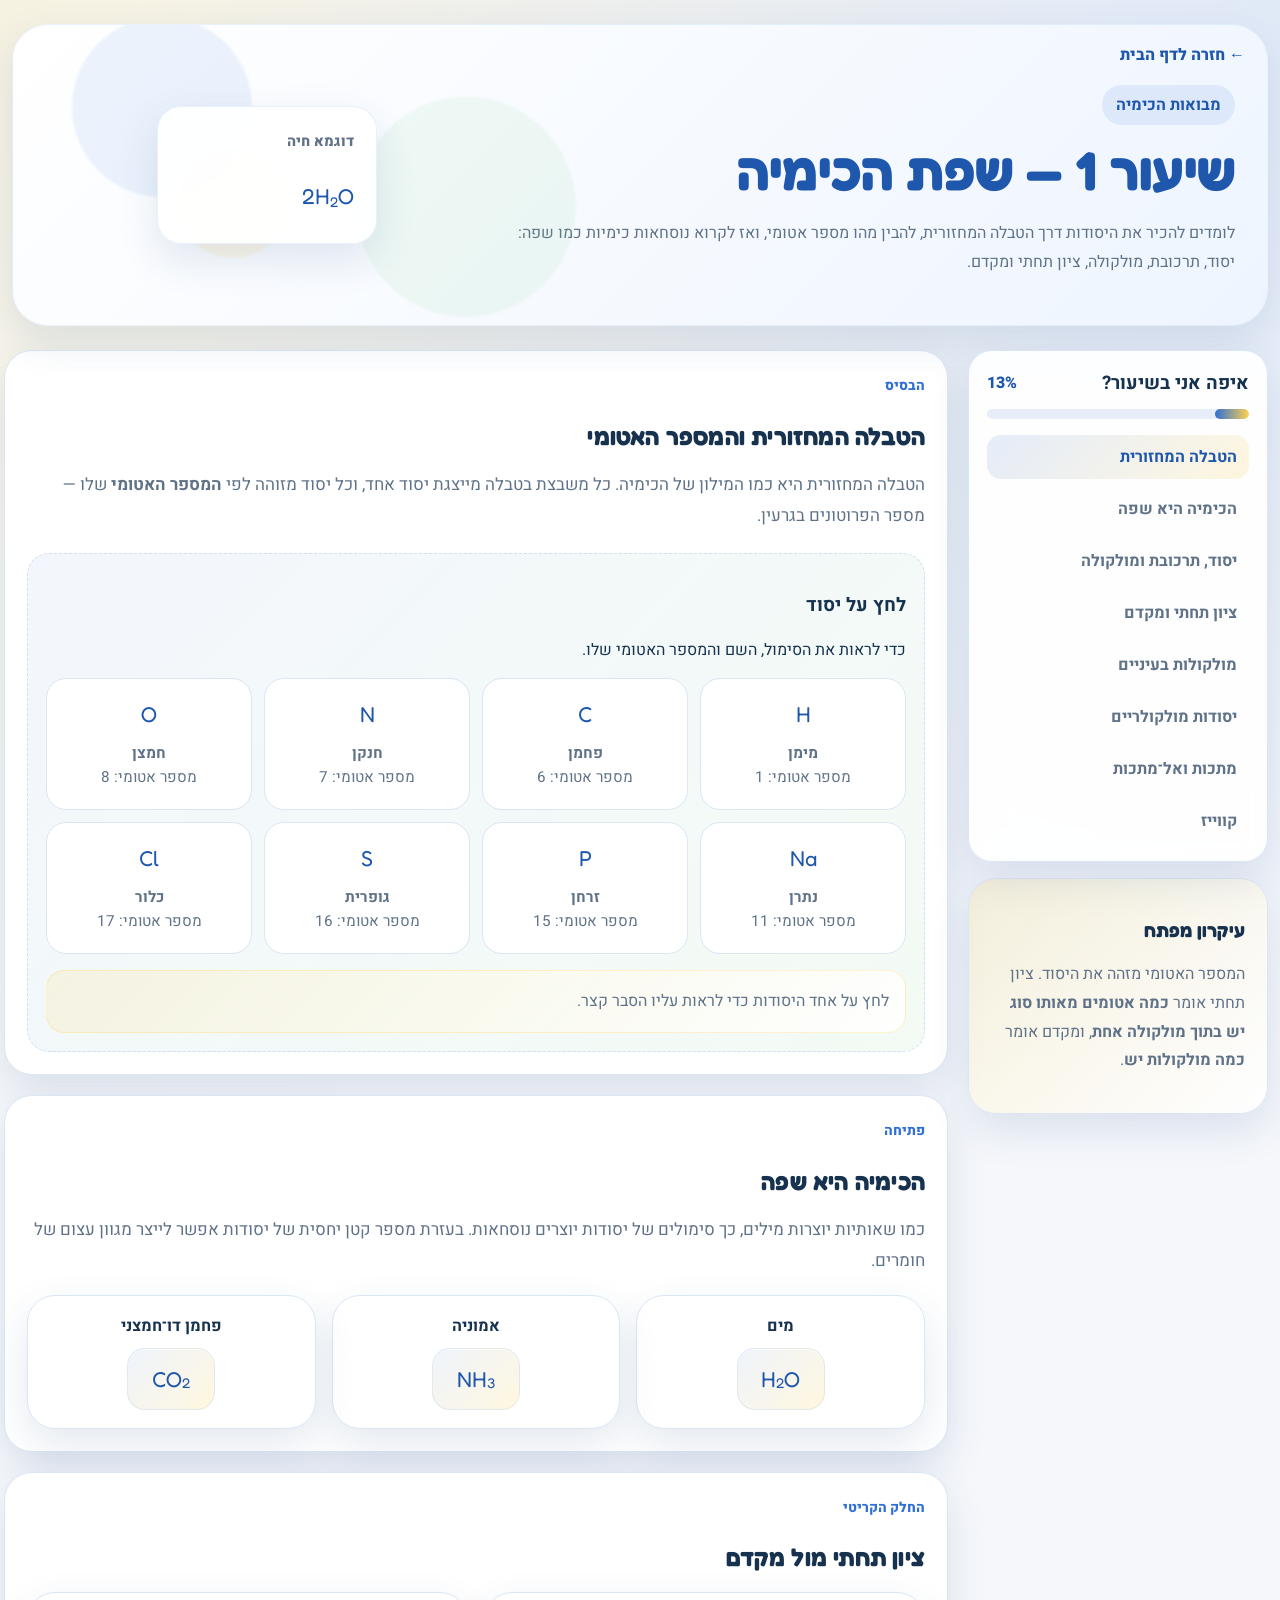
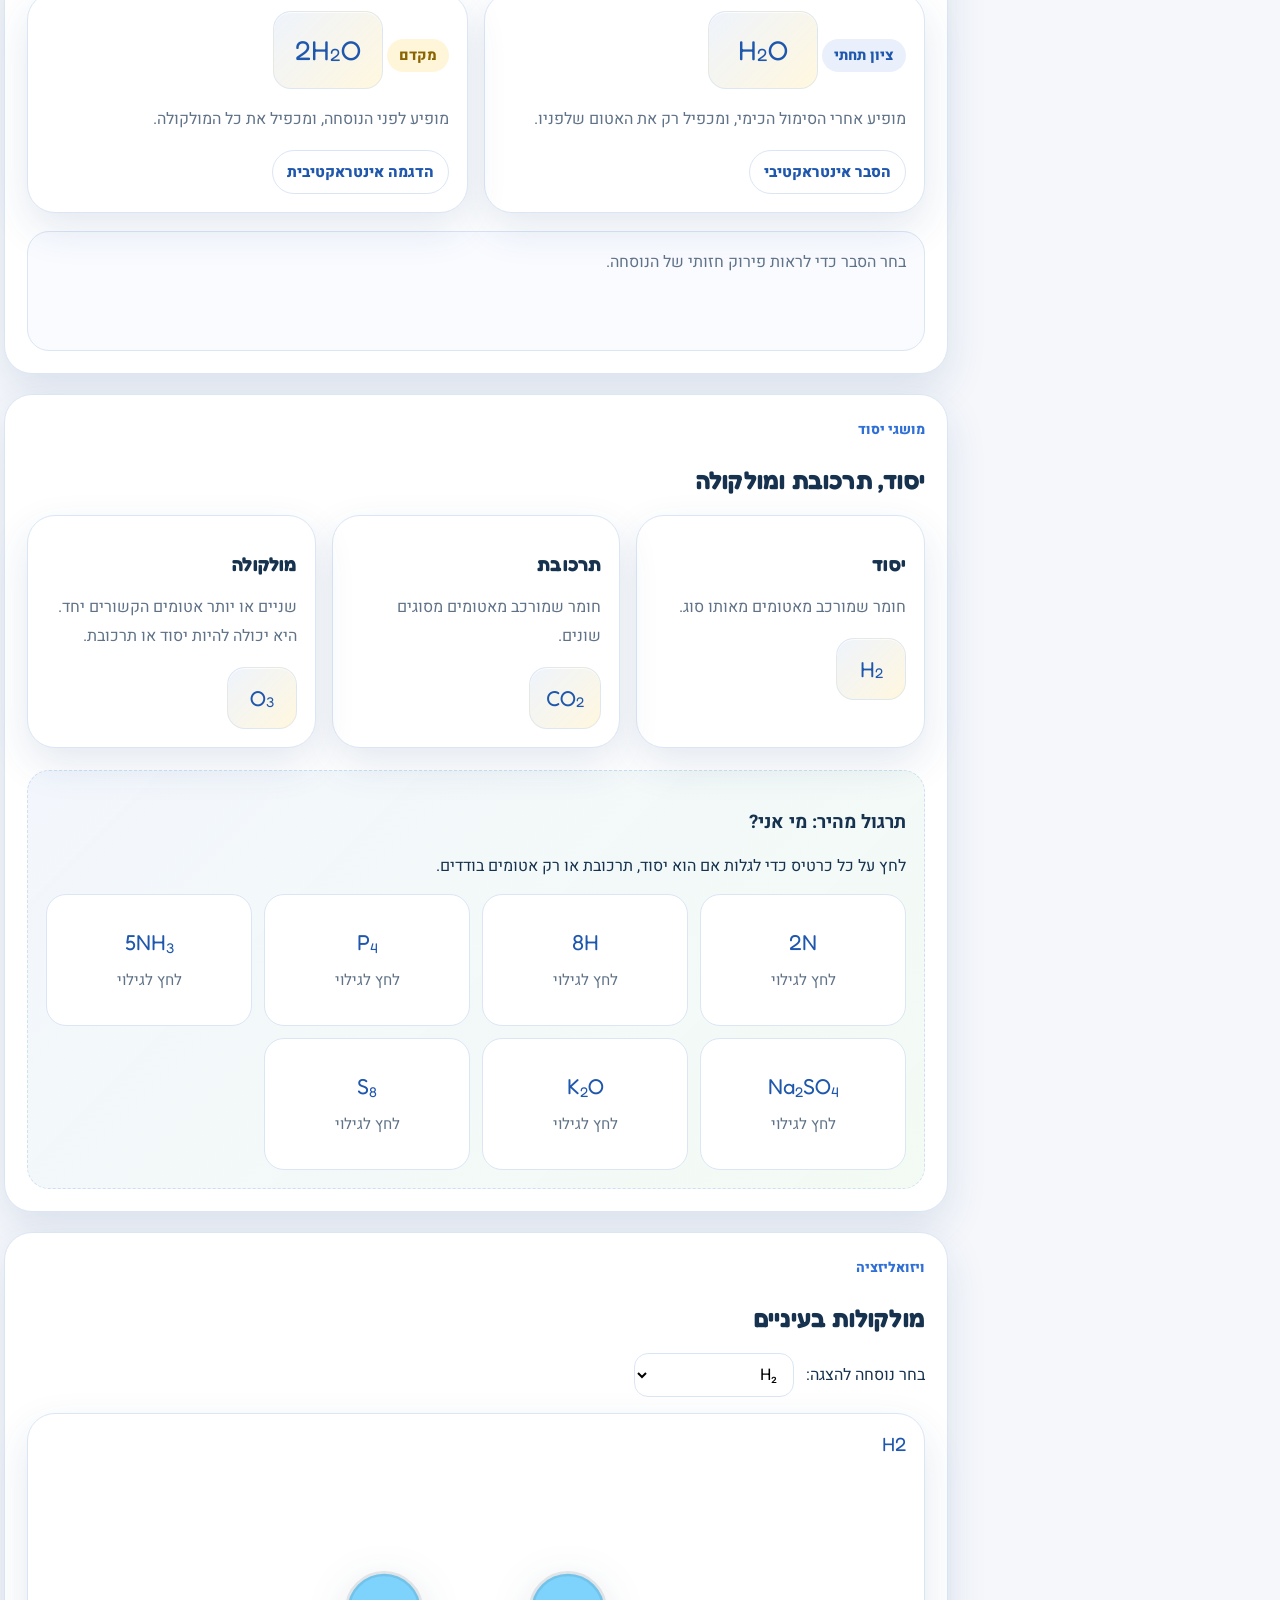
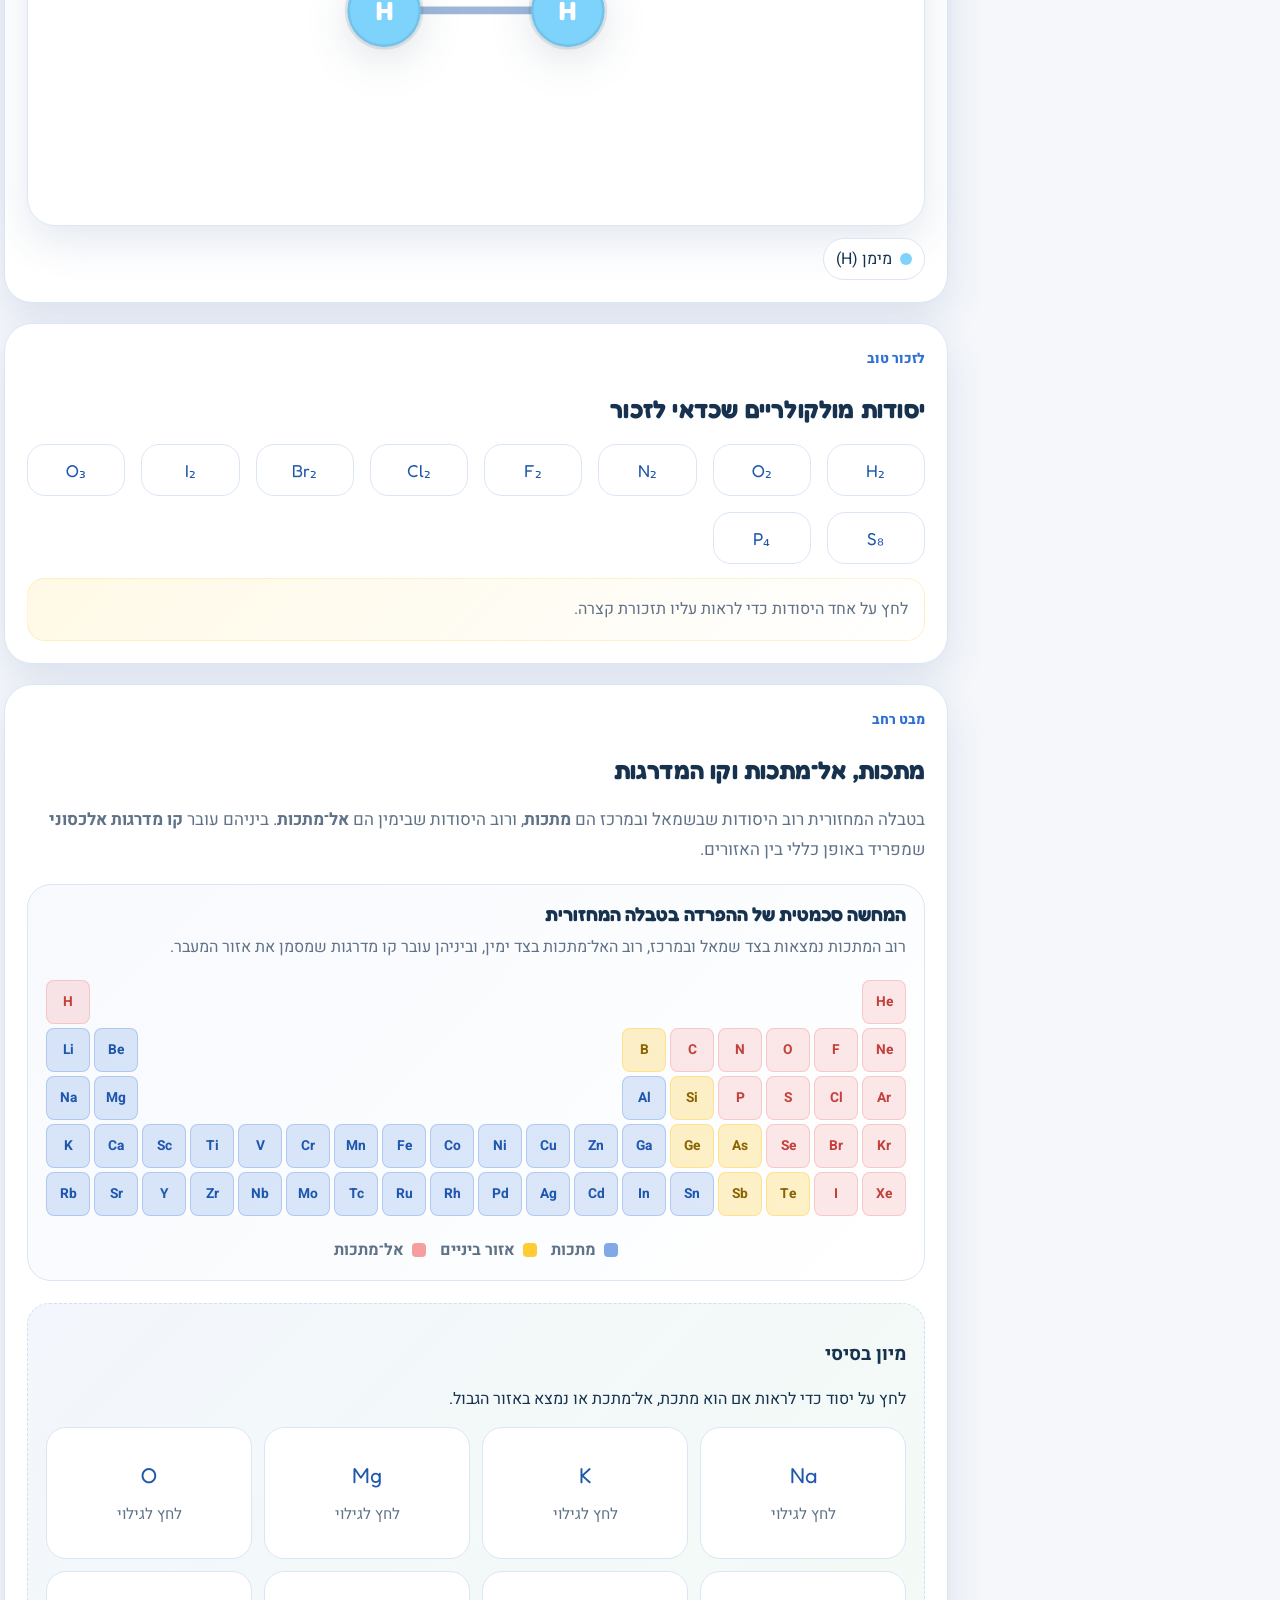
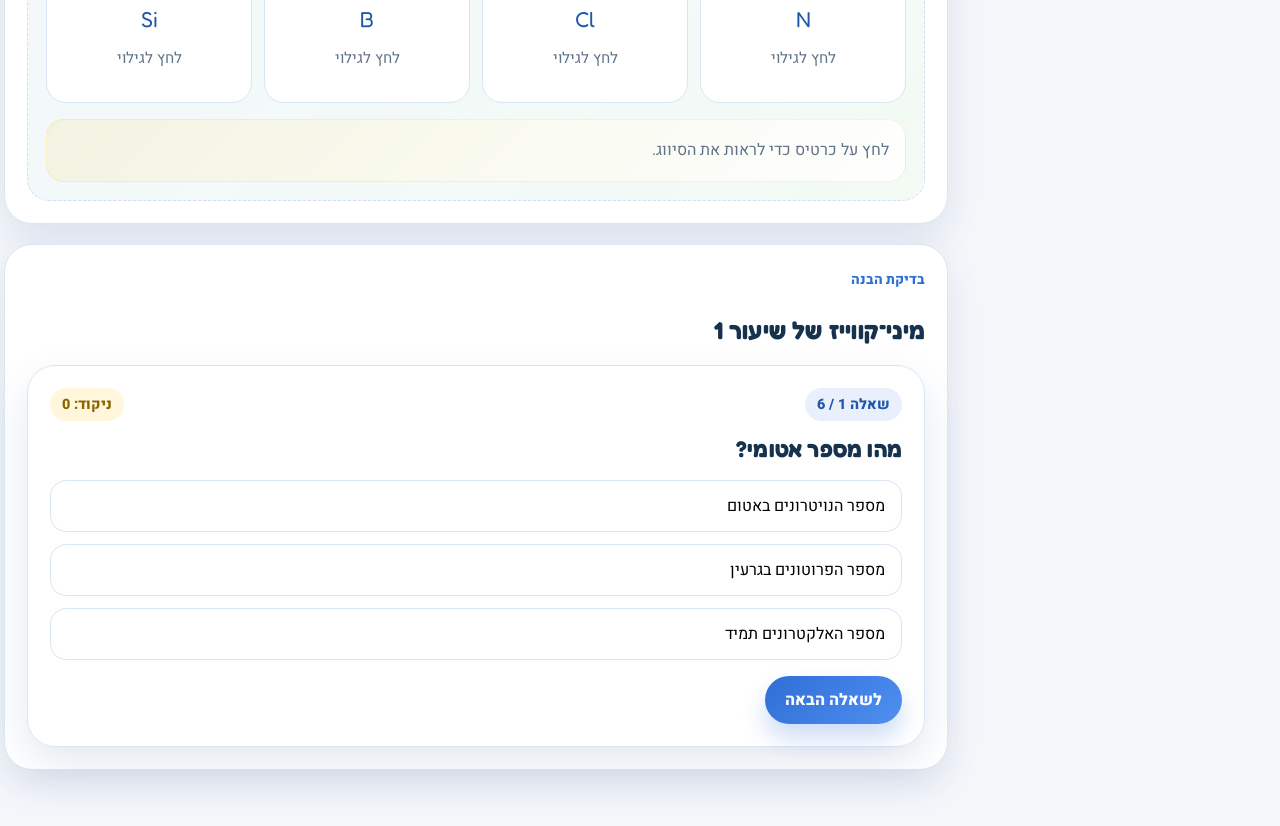
<file: courses/chemistry/lesson1.html>
<!DOCTYPE html>
<html lang="he" dir="rtl">
<head>
  <meta charset="UTF-8" />
  <meta name="viewport" content="width=device-width, initial-scale=1.0" />
  <title>שיעור 1 | מבואות הכימיה</title>
  <link rel="preconnect" href="https://fonts.googleapis.com" />
  <link rel="preconnect" href="https://fonts.gstatic.com" crossorigin />
  <link href="https://fonts.googleapis.com/css2?family=Fredoka:wght@400;500;600;700&family=Heebo:wght@300;400;500;700;800&display=swap" rel="stylesheet" />
  <link rel="stylesheet" href="../../styles/main.css" />
</head>
<body class="site-body">
  <div class="page-shell">
    <header class="lesson-hero">
      <a class="back-link" href="../../index.html">← חזרה לדף הבית</a>

      <div class="lesson-hero__content">
        <span class="lesson-hero__tag">מבואות הכימיה</span>
        <h1>שיעור 1 — שפת הכימיה</h1>
        <p>
          לומדים להכיר את היסודות דרך הטבלה המחזורית, להבין מהו מספר אטומי,
          ואז לקרוא נוסחאות כימיות כמו שפה: יסוד, תרכובת, מולקולה, ציון תחתי ומקדם.
        </p>
      </div>

      <div class="lesson-hero__visual">
        <div class="orb orb--1"></div>
        <div class="orb orb--2"></div>
        <div class="orb orb--3"></div>
        <div class="formula-card">
          <span class="formula-card__label">דוגמא חיה</span>
          <div id="heroFormula" class="formula-big"></div>
        </div>
      </div>
    </header>

    <main class="lesson-layout">
        <aside class="lesson-sidebar">
        <div class="lesson-progress-card">
            <div class="lesson-progress-card__top">
            <h3>איפה אני בשיעור?</h3>
            <span id="lessonProgressPercent" class="lesson-progress-card__percent">0%</span>
            </div>

            <div class="lesson-progress-bar">
            <div id="lessonProgressBarFill" class="lesson-progress-bar__fill"></div>
            </div>

            <nav class="lesson-progress-nav" aria-label="ניווט בשיעור">
            <a href="#section-periodic" class="lesson-progress-link is-active">הטבלה המחזורית</a>
            <a href="#section-language" class="lesson-progress-link">הכימיה היא שפה</a>
            <a href="#section-basics" class="lesson-progress-link">יסוד, תרכובת ומולקולה</a>
            <a href="#section-subscript" class="lesson-progress-link">ציון תחתי ומקדם</a>
            <a href="#section-visual" class="lesson-progress-link">מולקולות בעיניים</a>
            <a href="#section-memory" class="lesson-progress-link">יסודות מולקולריים</a>
            <a href="#section-metals" class="lesson-progress-link">מתכות ואל־מתכות</a>
            <a href="#section-quiz" class="lesson-progress-link">קווייז</a>
            </nav>
        </div>

        <div class="side-card side-card--accent">
            <h3>עיקרון מפתח</h3>
            <p>
            המספר האטומי מזהה את היסוד.  
            ציון תחתי אומר <strong>כמה אטומים מאותו סוג יש בתוך מולקולה אחת</strong>,
            ומקדם אומר <strong>כמה מולקולות יש</strong>.
            </p>
        </div>
        </aside>

      <section class="lesson-main">
        <!-- 1. הטבלה המחזורית והמספר האטומי -->
        <section id="section-periodic" class="content-card">
          <div class="section__heading section__heading--tight">
            <span class="section__eyebrow">הבסיס</span>
            <h2>הטבלה המחזורית והמספר האטומי</h2>
          </div>

          <p class="lead">
            הטבלה המחזורית היא כמו המילון של הכימיה. כל משבצת בטבלה מייצגת יסוד אחד,
            וכל יסוד מזוהה לפי <strong>המספר האטומי</strong> שלו — מספר הפרוטונים בגרעין.
          </p>

          <div class="interactive-panel">
            <div class="interactive-panel__text">
              <h3>לחץ על יסוד</h3>
              <p>כדי לראות את הסימול, השם והמספר האטומי שלו.</p>
            </div>

            <div id="periodicIntroGrid" class="classification-area"></div>

            <div id="periodicIntroOutput" class="memory-output">
              לחץ על אחד היסודות כדי לראות עליו הסבר קצר.
            </div>
          </div>
        </section>

        <!-- 2. הכימיה היא שפה -->
        <section id="section-language" class="content-card">
          <div class="section__heading section__heading--tight">
            <span class="section__eyebrow">פתיחה</span>
            <h2>הכימיה היא שפה</h2>
          </div>

          <p class="lead">
            כמו שאותיות יוצרות מילים, כך סימולים של יסודות יוצרים נוסחאות.
            בעזרת מספר קטן יחסית של יסודות אפשר לייצר מגוון עצום של חומרים.
          </p>

          <div class="example-row">
            <div class="mini-example">
              <span class="mini-example__label">מים</span>
              <div class="formula-slot" data-formula="H2O"></div>
            </div>
            <div class="mini-example">
              <span class="mini-example__label">אמוניה</span>
              <div class="formula-slot" data-formula="NH3"></div>
            </div>
            <div class="mini-example">
              <span class="mini-example__label">פחמן דו־חמצני</span>
              <div class="formula-slot" data-formula="CO2"></div>
            </div>
          </div>
        </section>

                <!-- 3. ציון תחתי מול מקדם -->
        <section id="section-basics" class="content-card">
          <div class="section__heading section__heading--tight">
            <span class="section__eyebrow">החלק הקריטי</span>
            <h2>ציון תחתי מול מקדם</h2>
          </div>

          <div class="compare-grid">
            <article class="compare-box">
              <span class="compare-box__tag">ציון תחתי</span>
              <div class="formula-slot formula-slot--large" data-formula="H2O"></div>
              <p>מופיע אחרי הסימול הכימי, ומכפיל רק את האטום שלפניו.</p>
              <button class="btn btn--small btn--ghost js-explain-subscript" data-formula="H2O">
                הסבר אינטראקטיבי
              </button>
            </article>

            <article class="compare-box">
              <span class="compare-box__tag compare-box__tag--yellow">מקדם</span>
              <div class="formula-slot formula-slot--large" data-formula="2H2O"></div>
              <p>מופיע לפני הנוסחה, ומכפיל את כל המולקולה.</p>
              <button class="btn btn--small btn--ghost js-explain-coefficient" data-formula="2H2O">
                הדגמה אינטראקטיבית
              </button>
            </article>
          </div>

          <div id="formulaExplanation" class="explanation-box" aria-live="polite">
            בחר הסבר כדי לראות פירוק חזותי של הנוסחה.
          </div>
        </section>

        <!-- 4. יסוד, תרכובת ומולקולה -->
        <section id="section-subscript" class="content-card">
          <div class="section__heading section__heading--tight">
            <span class="section__eyebrow">מושגי יסוד</span>
            <h2>יסוד, תרכובת ומולקולה</h2>
          </div>

          <div class="concept-grid">
            <article class="concept-box">
              <h3>יסוד</h3>
              <p>חומר שמורכב מאטומים מאותו סוג.</p>
              <div class="formula-slot formula-slot--small" data-formula="H2"></div>
            </article>

            <article class="concept-box">
              <h3>תרכובת</h3>
              <p>חומר שמורכב מאטומים מסוגים שונים.</p>
              <div class="formula-slot formula-slot--small" data-formula="CO2"></div>
            </article>

            <article class="concept-box">
              <h3>מולקולה</h3>
              <p>שניים או יותר אטומים הקשורים יחד. היא יכולה להיות יסוד או תרכובת.</p>
              <div class="formula-slot formula-slot--small" data-formula="O3"></div>
            </article>
          </div>

          <div class="interactive-panel">
            <div class="interactive-panel__text">
              <h3>תרגול מהיר: מי אני?</h3>
              <p>לחץ על כל כרטיס כדי לגלות אם הוא יסוד, תרכובת או רק אטומים בודדים.</p>
            </div>
            <div id="classificationArea" class="classification-area"></div>
          </div>
        </section>

        <!-- 5. ויזואליזציה -->
        <section id="section-visual" class="content-card">
          <div class="section__heading section__heading--tight">
            <span class="section__eyebrow">ויזואליזציה</span>
            <h2>מולקולות בעיניים</h2>
          </div>

          <div class="viewer-controls">
            <label for="formulaSelect">בחר נוסחה להצגה:</label>
            <select id="formulaSelect" class="select">
              <option value="H2">H₂</option>
              <option value="O2">O₂</option>
              <option value="N2">N₂</option>
              <option value="O3">O₃</option>
              <option value="P4">P₄</option>
              <option value="S8">S₈</option>
              <option value="CO2">CO₂</option>
              <option value="NH3">NH₃</option>
            </select>
          </div>

          <div class="molecule-stage">
            <div id="moleculeViewer"></div>
            <div id="moleculeLegend" class="molecule-legend"></div>
          </div>
        </section>

        <!-- 6. יסודות מולקולריים -->
        <section id="section-memory" class="content-card">
          <div class="section__heading section__heading--tight">
            <span class="section__eyebrow">לזכור טוב</span>
            <h2>יסודות מולקולריים שכדאי לזכור</h2>
          </div>

          <div class="memory-grid">
            <button class="memory-pill" data-memory="H2">H₂</button>
            <button class="memory-pill" data-memory="O2">O₂</button>
            <button class="memory-pill" data-memory="N2">N₂</button>
            <button class="memory-pill" data-memory="F2">F₂</button>
            <button class="memory-pill" data-memory="Cl2">Cl₂</button>
            <button class="memory-pill" data-memory="Br2">Br₂</button>
            <button class="memory-pill" data-memory="I2">I₂</button>
            <button class="memory-pill" data-memory="O3">O₃</button>
            <button class="memory-pill" data-memory="S8">S₈</button>
            <button class="memory-pill" data-memory="P4">P₄</button>
          </div>

          <div id="memoryOutput" class="memory-output">
            לחץ על אחד היסודות כדי לראות עליו תזכורת קצרה.
          </div>
        </section>

        <!-- 7. מתכות ואל-מתכות -->
        <section id="section-metals" class="content-card">
        <div class="section__heading section__heading--tight">
            <span class="section__eyebrow">מבט רחב</span>
            <h2>מתכות, אל־מתכות וקו המדרגות</h2>
        </div>

        <p class="lead">
            בטבלה המחזורית רוב היסודות שבשמאל ובמרכז הם <strong>מתכות</strong>,
            ורוב היסודות שבימין הם <strong>אל־מתכות</strong>.
            ביניהם עובר <strong>קו מדרגות אלכסוני</strong> שמפריד באופן כללי בין האזורים.
        </p>

        <div class="staircase-card">
            <div class="staircase-card__text">
            <h3>המחשה סכמטית של ההפרדה בטבלה המחזורית</h3>
            <p>
                רוב המתכות נמצאות בצד שמאל ובמרכז, רוב האל־מתכות בצד ימין,
                וביניהן עובר קו מדרגות שמסמן את אזור המעבר.
            </p>
            </div>

            <div class="periodic-simplified-wrap">
            <ol class="periodic-simplified" aria-label="טבלה מחזורית סכמטית">
                <li class="nonmetal">H</li>
                <li class="nonmetal">He</li>

                <li class="metal">Li</li>
                <li class="metal">Be</li>
                <li class="metalloid">B</li>
                <li class="nonmetal">C</li>
                <li class="nonmetal">N</li>
                <li class="nonmetal">O</li>
                <li class="nonmetal">F</li>
                <li class="nonmetal">Ne</li>

                <li class="metal">Na</li>
                <li class="metal">Mg</li>
                <li class="metal">Al</li>
                <li class="metalloid">Si</li>
                <li class="nonmetal">P</li>
                <li class="nonmetal">S</li>
                <li class="nonmetal">Cl</li>
                <li class="nonmetal">Ar</li>

                <li class="metal">K</li>
                <li class="metal">Ca</li>
                <li class="metal">Sc</li>
                <li class="metal">Ti</li>
                <li class="metal">V</li>
                <li class="metal">Cr</li>
                <li class="metal">Mn</li>
                <li class="metal">Fe</li>
                <li class="metal">Co</li>
                <li class="metal">Ni</li>
                <li class="metal">Cu</li>
                <li class="metal">Zn</li>
                <li class="metal">Ga</li>
                <li class="metalloid">Ge</li>
                <li class="metalloid">As</li>
                <li class="nonmetal">Se</li>
                <li class="nonmetal">Br</li>
                <li class="nonmetal">Kr</li>

                <li class="metal">Rb</li>
                <li class="metal">Sr</li>
                <li class="metal">Y</li>
                <li class="metal">Zr</li>
                <li class="metal">Nb</li>
                <li class="metal">Mo</li>
                <li class="metal">Tc</li>
                <li class="metal">Ru</li>
                <li class="metal">Rh</li>
                <li class="metal">Pd</li>
                <li class="metal">Ag</li>
                <li class="metal">Cd</li>
                <li class="metal">In</li>
                <li class="metal">Sn</li>
                <li class="metalloid">Sb</li>
                <li class="metalloid">Te</li>
                <li class="nonmetal">I</li>
                <li class="nonmetal">Xe</li>
            </ol>
            </div>

            <div class="periodic-legend">
            <span class="legend-item"><i class="legend-swatch metal"></i> מתכות</span>
            <span class="legend-item"><i class="legend-swatch metalloid"></i> אזור ביניים</span>
            <span class="legend-item"><i class="legend-swatch nonmetal"></i> אל־מתכות</span>
            </div>
        </div>

        <div class="interactive-panel">
            <div class="interactive-panel__text">
            <h3>מיון בסיסי</h3>
            <p>לחץ על יסוד כדי לראות אם הוא מתכת, אל־מתכת או נמצא באזור הגבול.</p>
            </div>

            <div id="metalLineGrid" class="classification-area"></div>

            <div id="metalLineOutput" class="memory-output">
            לחץ על כרטיס כדי לראות את הסיווג.
            </div>
        </div>
        </section>

        <!-- 8. קווייז -->
        <section id="section-quiz" class="content-card">
          <div class="section__heading section__heading--tight">
            <span class="section__eyebrow">בדיקת הבנה</span>
            <h2>מיני־קווייז של שיעור 1</h2>
          </div>

          <div id="quizMount"></div>
        </section>
      </section>
    </main>
  </div>

  <script type="module">
    import { renderChemicalFormula, explainFormula } from "../../components/chemicalText.js";
    import { renderMoleculeViewer } from "../../components/molecule.js";
    import { renderQuiz } from "../../components/quiz.js";

        // floating lesson progress
    const trackedSections = [
      { id: "section-periodic", label: "הטבלה המחזורית" },
      { id: "section-language", label: "הכימיה היא שפה" },
      { id: "section-basics", label: "יסוד, תרכובת ומולקולה" },
      { id: "section-subscript", label: "ציון תחתי ומקדם" },
      { id: "section-visual", label: "מולקולות בעיניים" },
      { id: "section-memory", label: "יסודות מולקולריים" },
      { id: "section-metals", label: "מתכות ואל־מתכות" },
      { id: "section-quiz", label: "קווייז" }
    ];

    const progressLinks = [...document.querySelectorAll(".lesson-progress-link")];
    const progressFill = document.getElementById("lessonProgressBarFill");
    const progressPercent = document.getElementById("lessonProgressPercent");

    function updateLessonProgress() {
      let activeIndex = 0;

      trackedSections.forEach((section, index) => {
        const el = document.getElementById(section.id);
        if (!el) return;

        const rect = el.getBoundingClientRect();
        if (rect.top <= window.innerHeight * 0.35) {
          activeIndex = index;
        }
      });

      progressLinks.forEach((link, index) => {
        link.classList.toggle("is-active", index === activeIndex);
      });

      const percent = Math.round(((activeIndex + 1) / trackedSections.length) * 100);
      progressFill.style.width = `${percent}%`;
      progressPercent.textContent = `${percent}%`;
    }

    window.addEventListener("scroll", updateLessonProgress, { passive: true });
    window.addEventListener("load", updateLessonProgress);
    updateLessonProgress();

    const heroFormula = document.getElementById("heroFormula");
    heroFormula.innerHTML = renderChemicalFormula("2H2O");

    document.querySelectorAll(".formula-slot").forEach((slot) => {
      const formula = slot.dataset.formula;
      slot.innerHTML = renderChemicalFormula(formula, { decorated: true });
    });

    // periodic intro
    const periodicIntroData = [
      { symbol: "H", name: "מימן", number: 1, note: "המספר האטומי 1 אומר שבגרעין של מימן יש פרוטון אחד." },
      { symbol: "C", name: "פחמן", number: 6, note: "פחמן הוא יסוד מרכזי בכימיה אורגנית. המספר האטומי שלו הוא 6." },
      { symbol: "N", name: "חנקן", number: 7, note: "חנקן הוא יסוד חשוב מאוד באוויר ובביולוגיה. המספר האטומי שלו הוא 7." },
      { symbol: "O", name: "חמצן", number: 8, note: "חמצן מזוהה על ידי המספר האטומי 8." },
      { symbol: "Na", name: "נתרן", number: 11, note: "נתרן הוא יסוד מתכתי. המספר האטומי שלו הוא 11." },
      { symbol: "P", name: "זרחן", number: 15, note: "זרחן מופיע גם כמולקולה P₄. המספר האטומי שלו הוא 15." },
      { symbol: "S", name: "גופרית", number: 16, note: "גופרית יכולה להופיע גם כ־S₈. המספר האטומי שלה הוא 16." },
      { symbol: "Cl", name: "כלור", number: 17, note: "כלור הוא אל־מתכת ומופיע לעיתים כ־Cl₂. המספר האטומי שלו הוא 17." }
    ];

    const periodicIntroGrid = document.getElementById("periodicIntroGrid");
    const periodicIntroOutput = document.getElementById("periodicIntroOutput");

    periodicIntroGrid.innerHTML = periodicIntroData.map(item => `
      <button class="class-card" type="button" data-symbol="${item.symbol}" data-name="${item.name}" data-number="${item.number}" data-note="${item.note}">
        <div class="class-card__formula"><span class="chem-formula" dir="ltr">${item.symbol}</span></div>
        <div class="class-card__footer">
          <strong>${item.name}</strong><br>
          מספר אטומי: ${item.number}
        </div>
      </button>
    `).join("");

    periodicIntroGrid.addEventListener("click", (event) => {
      const btn = event.target.closest(".class-card");
      if (!btn) return;

      periodicIntroOutput.innerHTML = `
        <strong><span class="chem-formula" dir="ltr">${btn.dataset.symbol}</span> — ${btn.dataset.name}</strong><br>
        מספר אטומי: ${btn.dataset.number}<br>
        ${btn.dataset.note}
      `;
    });

    // classification
    const classifyItems = [
      { label: "2N", type: "אטומים", reason: "המקדם 2 מציין שני אטומים בודדים של חנקן." },
      { label: "8H", type: "אטומים", reason: "שמונה אטומי מימן בודדים, לא מולקולה." },
      { label: "P4", type: "יסוד", reason: "מולקולה המורכבת רק מאטומי זרחן." },
      { label: "5NH3", type: "תרכובת", reason: "אמוניה מורכבת מחנקן ומימן, כלומר אטומים מסוגים שונים." },
      { label: "Na2SO4", type: "תרכובת", reason: "יש כאן יותר מסוג אחד של אטום." },
      { label: "K2O", type: "תרכובת", reason: "אשלגן וחמצן יחד יוצרים תרכובת." },
      { label: "S8", type: "יסוד", reason: "כל האטומים במולקולה הם גופרית." }
    ];

    const classificationArea = document.getElementById("classificationArea");
    classificationArea.innerHTML = classifyItems.map(item => `
      <button class="class-card" type="button" data-type="${item.type}" data-reason="${item.reason}">
        <div class="class-card__formula">${renderChemicalFormula(item.label)}</div>
        <div class="class-card__footer">לחץ לגילוי</div>
      </button>
    `).join("");

    classificationArea.addEventListener("click", (event) => {
      const btn = event.target.closest(".class-card");
      if (!btn) return;

      btn.classList.toggle("is-revealed");
      btn.querySelector(".class-card__footer").innerHTML = `
        <strong>${btn.dataset.type}</strong><br>${btn.dataset.reason}
      `;
    });

    // formula explanation
    const explanationBox = document.getElementById("formulaExplanation");

    document.querySelectorAll(".js-explain-subscript").forEach(btn => {
      btn.addEventListener("click", () => {
        explanationBox.innerHTML = explainFormula(btn.dataset.formula, { mode: "subscript" });
      });
    });

    document.querySelectorAll(".js-explain-coefficient").forEach(btn => {
      btn.addEventListener("click", () => {
        explanationBox.innerHTML = explainFormula(btn.dataset.formula, { mode: "coefficient" });
      });
    });

    // molecule viewer
    const formulaSelect = document.getElementById("formulaSelect");
    const moleculeViewer = document.getElementById("moleculeViewer");
    const moleculeLegend = document.getElementById("moleculeLegend");

    function drawSelectedMolecule() {
      renderMoleculeViewer(formulaSelect.value, moleculeViewer, moleculeLegend);
    }

    formulaSelect.addEventListener("change", drawSelectedMolecule);
    drawSelectedMolecule();

    // molecular elements memory
    const memoryNotes = {
      H2: "מימן — גז דו־אטומי. בטבע מופיע כמולקולה של שני אטומים.",
      O2: "חמצן — גז דו־אטומי. זהו החמצן שאנו נושמים.",
      N2: "חנקן — גז דו־אטומי ונפוץ מאוד באוויר.",
      F2: "פלואור — גז דו־אטומי.",
      Cl2: "כלור — גז דו־אטומי.",
      Br2: "ברום — נוזל דו־אטומי.",
      I2: "יוד — מוצק דו־אטומי.",
      O3: "אוזון — מולקולה מיוחדת של שלושה אטומי חמצן. עדיין יסוד, לא תרכובת.",
      S8: "גופרית — מופיעה לעיתים כמולקולת S₈.",
      P4: "זרחן — יכול להופיע כמולקולת P₄."
    };

    const memoryOutput = document.getElementById("memoryOutput");
    document.querySelectorAll(".memory-pill").forEach(btn => {
      btn.addEventListener("click", () => {
        const key = btn.dataset.memory;
        memoryOutput.innerHTML = `<strong>${renderChemicalFormula(key)}</strong> — ${memoryNotes[key]}`;
      });
    });

    // metals / nonmetals / staircase line
    const metalLineData = [
      { symbol: "Na", name: "נתרן", group: "מתכת", note: "נתרן נמצא בצד השמאלי של הטבלה ולכן הוא מתכת." },
      { symbol: "K", name: "אשלגן", group: "מתכת", note: "אשלגן הוא מתכת פעילה מאוד." },
      { symbol: "Mg", name: "מגנזיום", group: "מתכת", note: "מגנזיום שייך לאזור המתכות." },
      { symbol: "O", name: "חמצן", group: "אל־מתכת", note: "חמצן נמצא בצד הימני של הטבלה ולכן הוא אל־מתכת." },
      { symbol: "N", name: "חנקן", group: "אל־מתכת", note: "חנקן הוא אל־מתכת." },
      { symbol: "Cl", name: "כלור", group: "אל־מתכת", note: "כלור נמצא באזור האל־מתכות." },
      { symbol: "B", name: "בורון", group: "אזור הגבול", note: "בורון נמצא ליד קו המדרגות ונחשב יסוד בעל אופי ביניים." },
      { symbol: "Si", name: "צורן", group: "אזור הגבול", note: "צורן נמצא באזור קו המדרגות, בין מתכות לאל־מתכות." }
    ];

    const metalLineGrid = document.getElementById("metalLineGrid");
    const metalLineOutput = document.getElementById("metalLineOutput");

    metalLineGrid.innerHTML = metalLineData.map(item => `
      <button class="class-card" type="button" data-symbol="${item.symbol}" data-name="${item.name}" data-group="${item.group}" data-note="${item.note}">
        <div class="class-card__formula"><span class="chem-formula" dir="ltr">${item.symbol}</span></div>
        <div class="class-card__footer">לחץ לגילוי</div>
      </button>
    `).join("");

    metalLineGrid.addEventListener("click", (event) => {
      const btn = event.target.closest(".class-card");
      if (!btn) return;

      metalLineOutput.innerHTML = `
        <strong><span class="chem-formula" dir="ltr">${btn.dataset.symbol}</span> — ${btn.dataset.name}</strong><br>
        סיווג: <strong>${btn.dataset.group}</strong><br>
        ${btn.dataset.note}
      `;
    });

    // quiz
    const quizData = [
      {
        question: "מהו מספר אטומי?",
        answers: [
          "מספר הנויטרונים באטום",
          "מספר הפרוטונים בגרעין",
          "מספר האלקטרונים תמיד"
        ],
        correctIndex: 1,
        explanation: "המספר האטומי מוגדר כמספר הפרוטונים בגרעין, והוא מזהה את היסוד."
      },
      {
        question: "סוכר C6H12O6 הוא...",
        answers: ["יסוד", "תרכובת"],
        correctIndex: 1,
        explanation: "יש כאן פחמן, מימן וחמצן — כלומר יותר מסוג אחד של אטום."
      },
      {
        question: "אוזון O3 הוא...",
        answers: ["יסוד", "תרכובת"],
        correctIndex: 0,
        explanation: "כל האטומים במולקולה הם חמצן, לכן זה יסוד מולקולרי."
      },
      {
        question: "מה אומר הציון התחתי ב־H2O?",
        answers: [
          "שיש שתי מולקולות מים",
          "שיש שני אטומי מימן במולקולה אחת",
          "שיש שני אטומי חמצן"
        ],
        correctIndex: 1,
        explanation: "ה-2 מתייחס רק למימן, כי הוא מופיע מיד אחרי H."
      },
      {
        question: "מהו המקדם ב־4NH3?",
        answers: ["3", "4", "1"],
        correctIndex: 1,
        explanation: "מקדם מופיע לפני כל הנוסחה. כאן הוא 4."
      },
      {
        question: "באופן כללי, היכן נמצאות רוב המתכות בטבלה המחזורית?",
        answers: [
          "בצד שמאל ובמרכז",
          "רק בצד ימין",
          "רק בשורה העליונה"
        ],
        correctIndex: 0,
        explanation: "רוב המתכות נמצאות בצד שמאל ובמרכז הטבלה, בעוד שרוב האל־מתכות בימין."
      }
    ];

    renderQuiz("quizMount", quizData);
  </script>
</body>
</html>
</file>
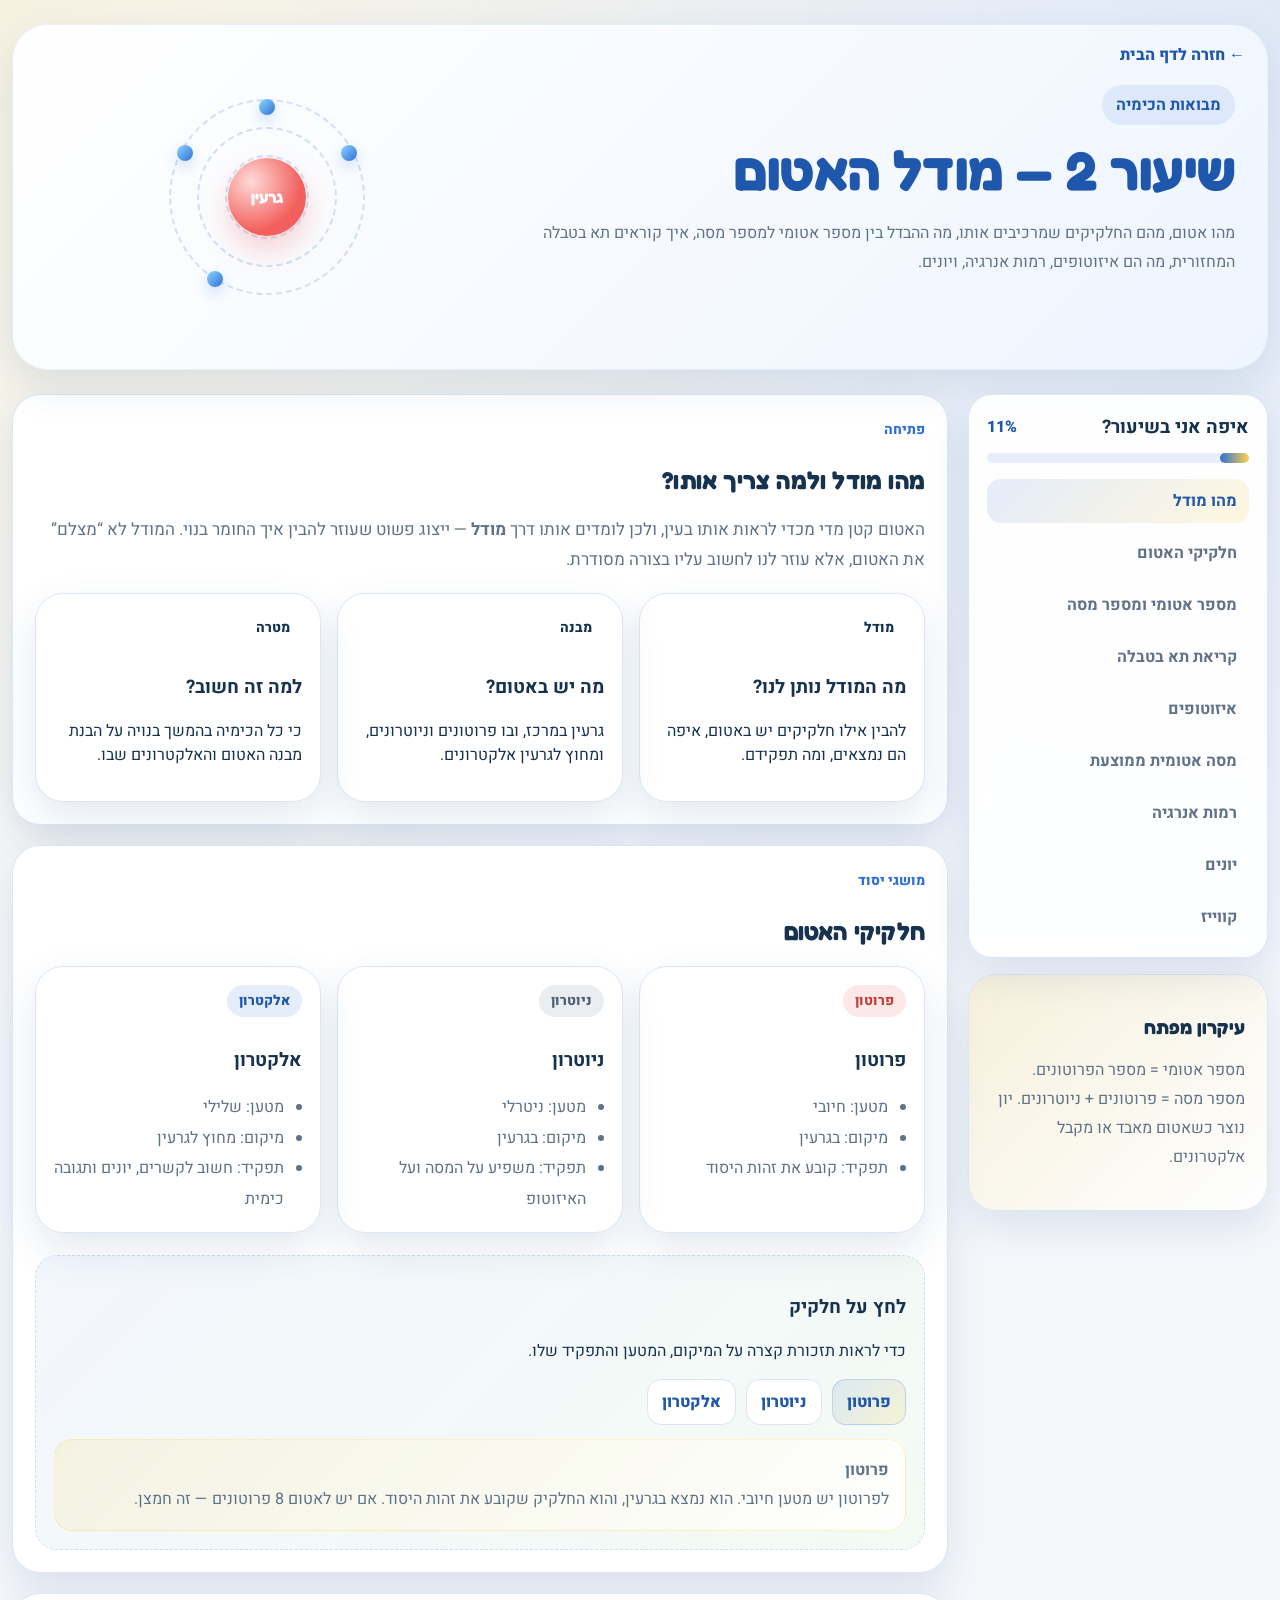
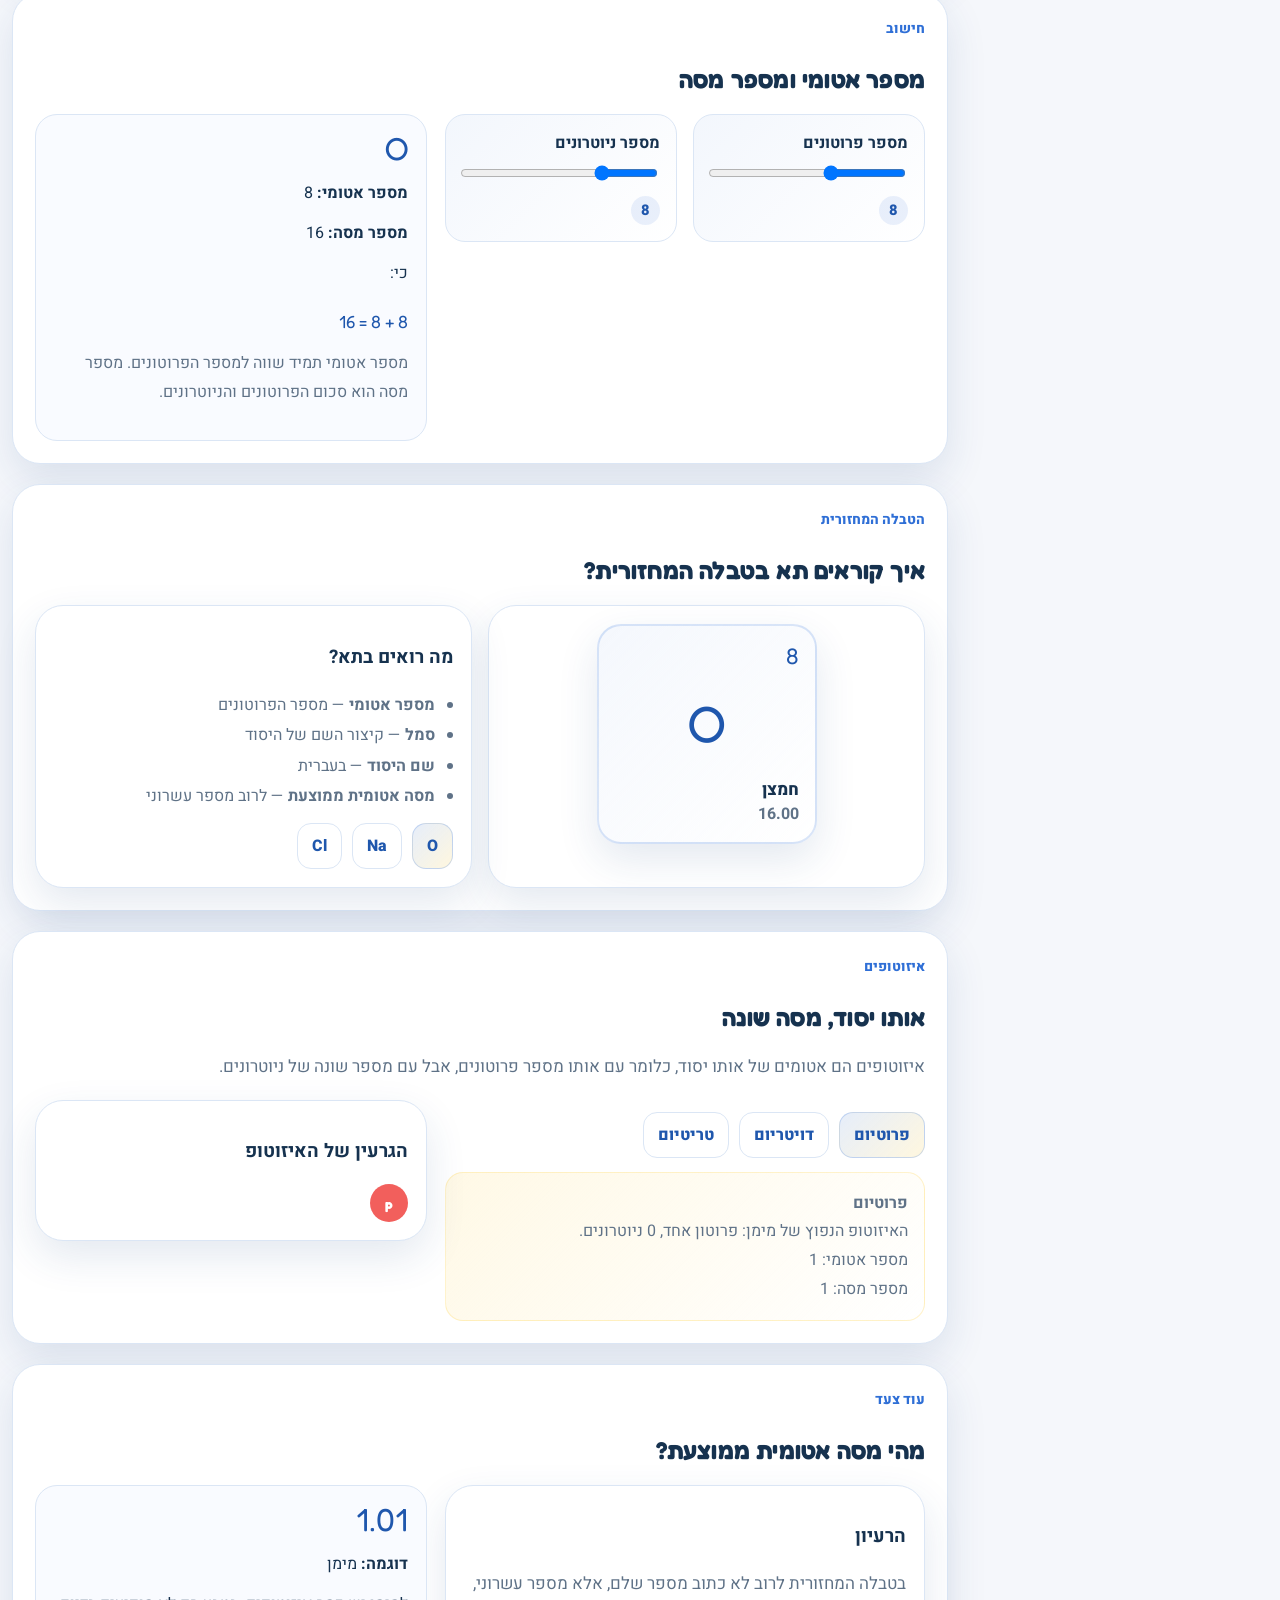
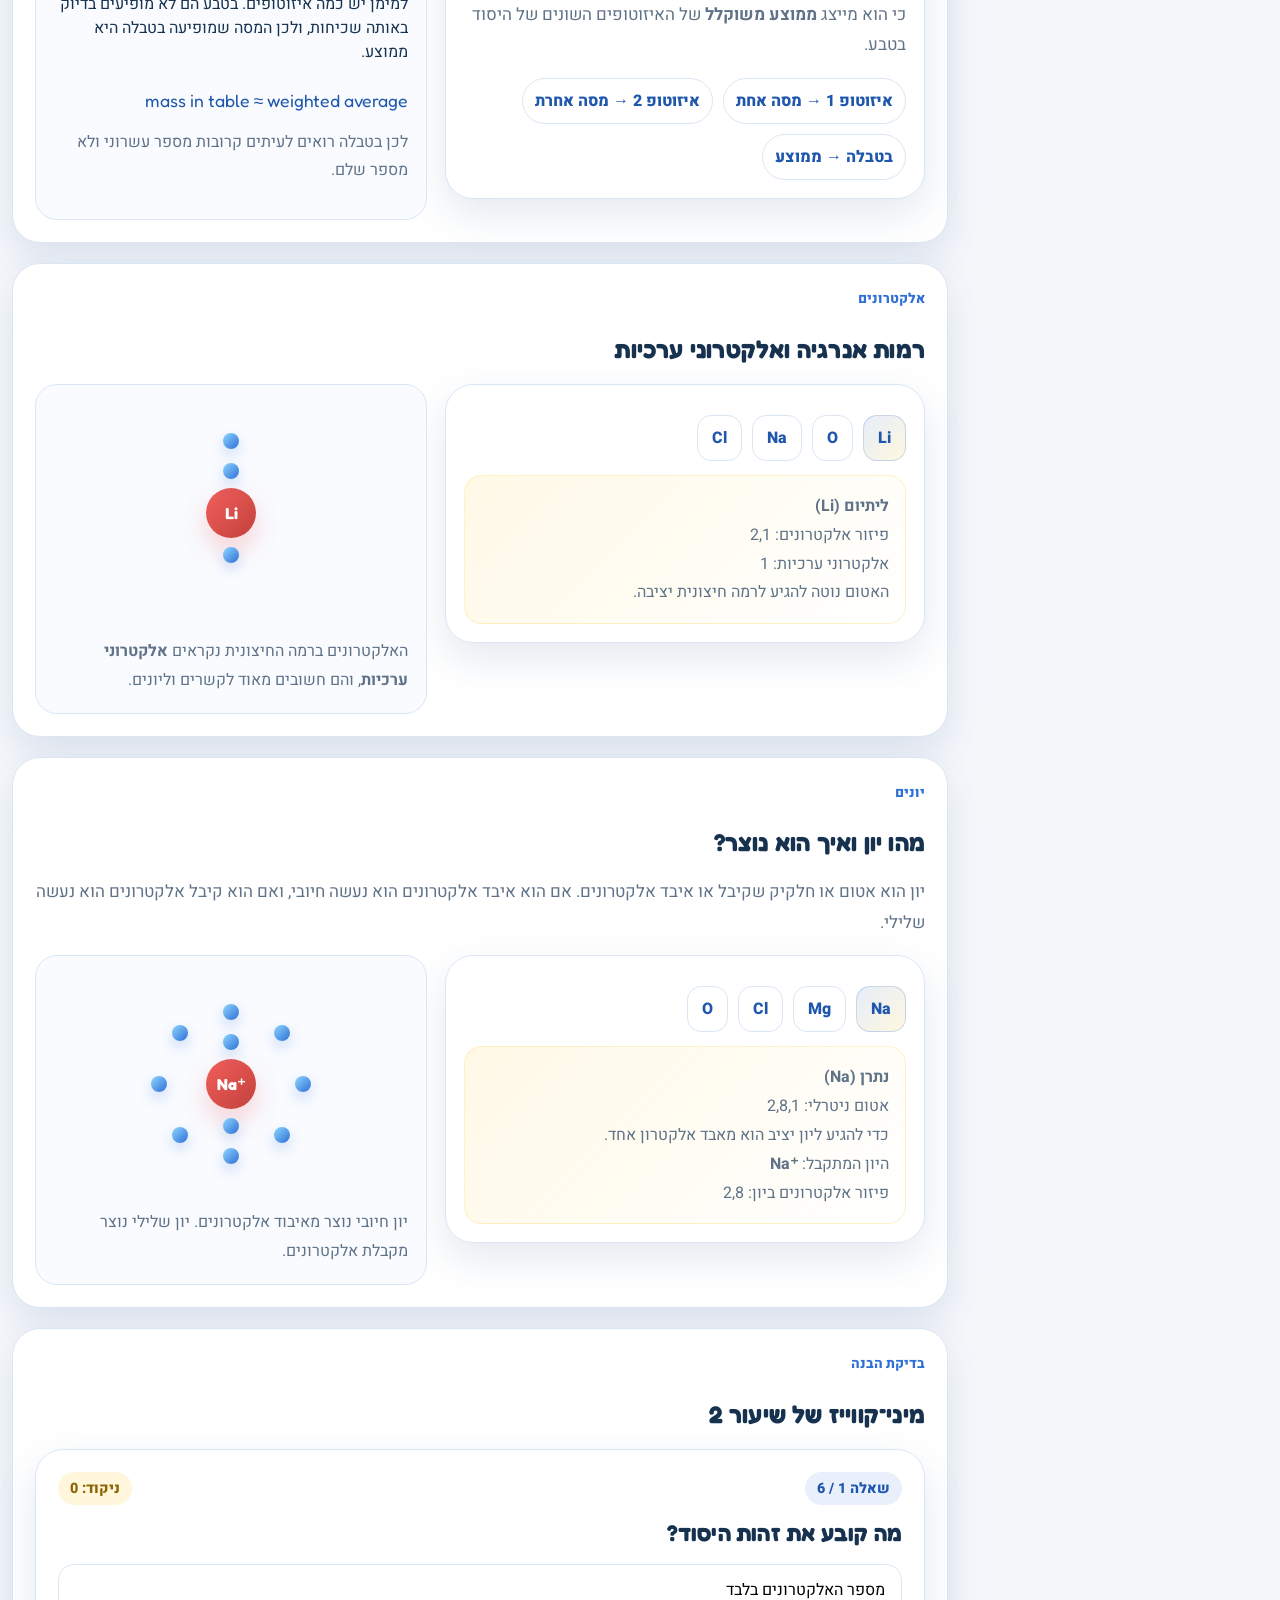
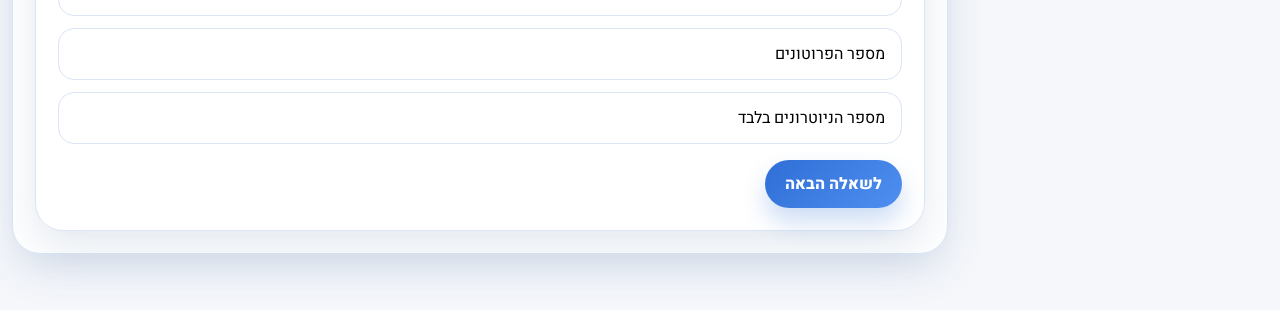
<file: courses/chemistry/lesson2.html>
<!DOCTYPE html>
<html lang="he" dir="rtl">
<head>
  <meta charset="UTF-8" />
  <meta name="viewport" content="width=device-width, initial-scale=1.0" />
  <title>שיעור 2 | מודל האטום</title>
  <link rel="preconnect" href="https://fonts.googleapis.com" />
  <link rel="preconnect" href="https://fonts.gstatic.com" crossorigin />
  <link href="https://fonts.googleapis.com/css2?family=Fredoka:wght@400;500;600;700&family=Heebo:wght@300;400;500;700;800&display=swap" rel="stylesheet" />
  <link rel="stylesheet" href="../../styles/main.css" />
<style>
  .atom-mini-grid,
  .particle-grid,
  .periodic-cell-grid,
  .isotope-grid,
  .ion-controls,
  .quick-facts-grid {
    display: grid;
    gap: 16px;
  }

  .atom-mini-grid,
  .particle-grid,
  .periodic-cell-grid,
  .isotope-grid,
  .quick-facts-grid {
    grid-template-columns: repeat(auto-fit, minmax(220px, 1fr));
  }

  .atom-card,
  .particle-card,
  .periodic-cell-card,
  .isotope-card,
  .ion-card,
  .mass-card,
  .shell-card {
    background: var(--surface);
    border: 1px solid var(--border);
    border-radius: var(--radius-xl);
    box-shadow: var(--shadow);
    padding: 18px;
  }

.atom-hero-visual {
  display: flex;
  align-items: center;
  justify-content: center;
  min-height: 280px;
  position: relative;
  overflow: hidden;
  padding: 12px;
}

.atom-diagram {
  position: relative;
  width: 220px;
  height: 220px;
  margin: 0 auto;
}

.atom-diagram .shell {
  position: absolute;
  top: 50%;
  left: 50%;
  border: 2px dashed rgba(47, 111, 214, 0.20);
  border-radius: 50%;
  transform: translate(-50%, -50%);
}

.atom-diagram .shell--1 {
  width: 84px;
  height: 84px;
}

.atom-diagram .shell--2 {
  width: 140px;
  height: 140px;
}

.atom-diagram .shell--3 {
  width: 196px;
  height: 196px;
}

.atom-diagram .nucleus {
  position: absolute;
  top: 50%;
  left: 50%;
  width: 78px;
  height: 78px;
  transform: translate(-50%, -50%);
  border-radius: 50%;
  background: radial-gradient(circle at 30% 30%, #ffdad8, #f25f5c 65%);
  display: grid;
  place-items: center;
  color: white;
  font-family: "Fredoka", sans-serif;
  font-size: 1rem;
  font-weight: 700;
  text-align: center;
  padding: 10px;
  box-shadow: 0 14px 30px rgba(242, 95, 92, 0.28);
  z-index: 3;
}

.atom-diagram .electron {
  position: absolute;
  width: 16px;
  height: 16px;
  border-radius: 50%;
  background: linear-gradient(135deg, #8dd6ff, #2f6fd6);
  box-shadow: 0 6px 14px rgba(47, 111, 214, 0.24);
  z-index: 4;
}

.atom-diagram .electron--1 {
  top: 12px;
  left: 102px;
}

.atom-diagram .electron--2 {
  top: 58px;
  right: 20px;
}

.atom-diagram .electron--3 {
  bottom: 20px;
  left: 50px;
}

.atom-diagram .electron--4 {
  top: 58px;
  left: 20px;
}

@media (max-width: 980px) {
  .lesson-hero__visual {
    min-height: 240px;
  }
}

@media (max-width: 640px) {
  .atom-diagram {
    width: 190px;
    height: 190px;
  }

  .atom-diagram .shell--1 {
    width: 72px;
    height: 72px;
  }

  .atom-diagram .shell--2 {
    width: 120px;
    height: 120px;
  }

  .atom-diagram .shell--3 {
    width: 168px;
    height: 168px;
  }

  .atom-diagram .nucleus {
    width: 66px;
    height: 66px;
    font-size: 0.9rem;
  }

  .atom-diagram .electron--1 {
    top: 10px;
    left: 87px;
  }

  .atom-diagram .electron--2 {
    top: 48px;
    right: 16px;
  }

  .atom-diagram .electron--3 {
    bottom: 16px;
    left: 42px;
  }

  .atom-diagram .electron--4 {
    top: 48px;
    left: 16px;
  }
}

  .atom-caption {
    margin-top: 16px;
    text-align: center;
    color: var(--muted);
    line-height: 1.8;
  }

  .particle-card__badge,
  .topic-badge {
    display: inline-flex;
    align-items: center;
    padding: 6px 12px;
    border-radius: 999px;
    font-size: 0.86rem;
    font-weight: 800;
    margin-bottom: 10px;
  }

  .badge-proton { background: rgba(242, 95, 92, 0.14); color: #c2413b; }
  .badge-neutron { background: rgba(95, 114, 135, 0.12); color: #4d6074; }
  .badge-electron { background: rgba(47, 111, 214, 0.12); color: #1f57ad; }

  .stat-list {
    margin: 12px 0 0;
    padding-right: 18px;
    color: var(--muted);
    line-height: 1.9;
  }

  .builder-layout,
  .isotope-layout,
  .ion-layout,
  .mass-layout,
  .shell-layout {
    display: grid;
    grid-template-columns: 1.1fr 0.9fr;
    gap: 18px;
    align-items: start;
  }

  .builder-controls,
  .ion-controls {
    display: grid;
    grid-template-columns: repeat(auto-fit, minmax(140px, 1fr));
    gap: 16px;
  }

  .control-box {
    background: linear-gradient(135deg, rgba(47, 111, 214, 0.06), rgba(255,255,255,0.96));
    border: 1px solid var(--border);
    border-radius: 20px;
    padding: 16px;
  }

  .control-box label {
    display: block;
    font-weight: 700;
    margin-bottom: 8px;
  }

  .control-box input[type="range"] {
    width: 100%;
  }

  .range-value {
    display: inline-flex;
    margin-top: 8px;
    padding: 4px 10px;
    border-radius: 999px;
    background: rgba(47, 111, 214, 0.10);
    color: var(--primary-dark);
    font-weight: 800;
    font-size: 0.92rem;
  }

  .builder-output,
  .mass-output,
  .ion-output,
  .shell-output {
    background: var(--surface-2);
    border: 1px solid var(--border);
    border-radius: 22px;
    padding: 18px;
    min-height: 220px;
  }

  .big-number {
    font-family: "Fredoka", sans-serif;
    font-size: 2rem;
    color: var(--primary-dark);
    line-height: 1;
    margin-bottom: 8px;
  }

  .equation-line {
    font-family: "Fredoka", sans-serif;
    font-size: 1.1rem;
    color: var(--primary-dark);
    direction: ltr;
    unicode-bidi: isolate;
    display: inline-block;
    margin-top: 10px;
  }

  .periodic-demo-cell {
    width: min(100%, 220px);
    min-height: 220px;
    margin: 0 auto;
    border-radius: 24px;
    border: 2px solid rgba(47, 111, 214, 0.18);
    background: linear-gradient(135deg, rgba(47,111,214,0.05), rgba(255,255,255,0.98));
    padding: 16px;
    display: grid;
    grid-template-rows: auto 1fr auto;
    gap: 8px;
    box-shadow: var(--shadow);
  }

  .periodic-demo-cell__number {
    justify-self: start;
    font-family: "Fredoka", sans-serif;
    font-size: 1.4rem;
    color: var(--primary-dark);
  }

  .periodic-demo-cell__symbol {
    align-self: center;
    justify-self: center;
    font-family: "Fredoka", sans-serif;
    font-size: 3.2rem;
    color: var(--primary-dark);
    direction: ltr;
    unicode-bidi: isolate;
  }

  .periodic-demo-cell__name {
    font-weight: 800;
    font-size: 1.05rem;
  }

  .periodic-demo-cell__mass {
    color: var(--muted);
    font-weight: 700;
  }

  .selector-row {
    display: flex;
    gap: 10px;
    flex-wrap: wrap;
    margin-top: 12px;
  }

  .selector-btn {
    min-height: 44px;
    padding: 10px 14px;
    border: 1px solid var(--border);
    border-radius: 14px;
    background: white;
    cursor: pointer;
    font-weight: 800;
    color: var(--primary-dark);
    transition: transform 0.18s ease, background 0.18s ease, border-color 0.18s ease;
  }

  .selector-btn:hover {
    transform: translateY(-2px);
  }

  .selector-btn.is-active {
    background: linear-gradient(135deg, rgba(47,111,214,0.12), rgba(255,211,77,0.18));
    border-color: rgba(47,111,214,0.22);
  }

  .isotope-nucleus {
    display: flex;
    flex-wrap: wrap;
    gap: 8px;
    margin-top: 14px;
  }

  .nucleon {
    width: 38px;
    height: 38px;
    border-radius: 50%;
    display: grid;
    place-items: center;
    color: white;
    font-family: "Fredoka", sans-serif;
    font-size: 0.88rem;
    font-weight: 700;
  }

  .nucleon--proton { background: #f25f5c; }
  .nucleon--neutron { background: #7a8a9a; }

    .ion-atom-diagram,
    .shell-rings {
    position: relative;
    width: 220px;
    height: 220px;
    margin: 0 auto;
    max-width: 100%;
    }

    .ring--1 { width: 84px; height: 84px; }
    .ring--2 { width: 144px; height: 144px; }
    .ring--3 { width: 204px; height: 204px; }

  .center-core {
    position: absolute;
    inset: 50%;
    width: 50px;
    height: 50px;
    transform: translate(50%, -50%);
    border-radius: 50%;
    display: grid;
    place-items: center;
    text-align: center;
    padding: 8px;
    color: white;
    font-family: "Fredoka", sans-serif;
    font-weight: 700;
    background: linear-gradient(135deg, #f25f5c, #c2413b);
    box-shadow: 0 12px 24px rgba(242, 95, 92, 0.26);
  }

  .ion-electron,
  .shell-electron {
    position: absolute;
    width: 16px;
    height: 16px;
    border-radius: 50%;
    background: linear-gradient(135deg, #8dd6ff, #2f6fd6);
    box-shadow: 0 6px 14px rgba(47,111,214,0.24);
  }

  .shell-note,
  .ion-note {
    margin-top: 14px;
    color: var(--muted);
    line-height: 1.8;
  }

  .summary-chip-row {
    display: flex;
    flex-wrap: wrap;
    gap: 10px;
    margin-top: 14px;
  }

  .summary-chip {
    display: inline-flex;
    align-items: center;
    gap: 8px;
    padding: 10px 12px;
    border-radius: 999px;
    background: white;
    border: 1px solid var(--border);
    color: var(--primary-dark);
    font-weight: 800;
  }

  @media (max-width: 980px) {
    .builder-layout,
    .isotope-layout,
    .ion-layout,
    .mass-layout,
    .shell-layout {
      grid-template-columns: 1fr;
    }

    .lesson-hero__visual {
      min-height: 260px;
    }

    .atom-hero-visual {
      padding: 10px 0 0;
    }
  }

  @media (max-width: 640px) {
    .atom-diagram {
      width: 200px;
      height: 200px;
    }

    .shell--1 { width: 76px; height: 76px; }
    .shell--2 { width: 126px; height: 126px; }
    .shell--3 { width: 176px; height: 176px; }

    .nucleus {
      width: 70px;
      height: 70px;
      font-size: 0.9rem;
    }

    .electron--1 { top: 12px; left: 92px; }
    .electron--2 { top: 52px; right: 18px; }
    .electron--3 { bottom: 18px; left: 48px; }
    .electron--4 { top: 52px; left: 18px; }

    .ion-atom-diagram,
    .shell-rings {
    width: 190px;
    height: 190px;
    }

    .ring--1 { width: 84px; height: 84px; }
    .ring--2 { width: 144px; height: 144px; }
    .ring--3 { width: 204px; height: 204px; }

    .center-core {
    width: 68px;
    height: 68px;
    font-size: 0.86rem;
    }
  }
</style>
</head>
<body class="site-body">
  <div class="page-shell">
    <header class="lesson-hero">
      <a class="back-link" href="../../index.html">← חזרה לדף הבית</a>

      <div class="lesson-hero__content">
        <span class="lesson-hero__tag">מבואות הכימיה</span>
        <h1>שיעור 2 — מודל האטום</h1>
        <p>
          מהו אטום, מהם החלקיקים שמרכיבים אותו, מה ההבדל בין מספר אטומי למספר מסה,
          איך קוראים תא בטבלה המחזורית, מה הם איזוטופים, רמות אנרגיה, ויונים.
        </p>
      </div>

      <div class="lesson-hero__visual atom-hero-visual">
        <div class="atom-diagram">
          <div class="shell shell--1"></div>
          <div class="shell shell--2"></div>
          <div class="shell shell--3"></div>
          <div class="nucleus">גרעין</div>
          <div class="electron electron--1"></div>
          <div class="electron electron--2"></div>
          <div class="electron electron--3"></div>
          <div class="electron electron--4"></div>
        </div>
      </div>
    </header>

    <main class="lesson-layout">
      <aside class="lesson-sidebar">
        <div class="lesson-progress-card">
          <div class="lesson-progress-card__top">
            <h3>איפה אני בשיעור?</h3>
            <span id="lessonProgressPercent" class="lesson-progress-card__percent">0%</span>
          </div>

          <div class="lesson-progress-bar">
            <div id="lessonProgressBarFill" class="lesson-progress-bar__fill"></div>
          </div>

          <nav class="lesson-progress-nav" aria-label="ניווט בשיעור">
            <a href="#section-model" class="lesson-progress-link is-active">מהו מודל</a>
            <a href="#section-particles" class="lesson-progress-link">חלקיקי האטום</a>
            <a href="#section-atomic" class="lesson-progress-link">מספר אטומי ומספר מסה</a>
            <a href="#section-cell" class="lesson-progress-link">קריאת תא בטבלה</a>
            <a href="#section-isotopes" class="lesson-progress-link">איזוטופים</a>
            <a href="#section-average-mass" class="lesson-progress-link">מסה אטומית ממוצעת</a>
            <a href="#section-shells" class="lesson-progress-link">רמות אנרגיה</a>
            <a href="#section-ions" class="lesson-progress-link">יונים</a>
            <a href="#section-quiz" class="lesson-progress-link">קווייז</a>
          </nav>
        </div>

        <div class="side-card side-card--accent">
          <h3>עיקרון מפתח</h3>
          <p>
            מספר אטומי = מספר הפרוטונים.  
            מספר מסה = פרוטונים + ניוטרונים.  
            יון נוצר כשאטום מאבד או מקבל אלקטרונים.
          </p>
        </div>
      </aside>

      <section class="lesson-main">
        <section id="section-model" class="content-card">
          <div class="section__heading section__heading--tight">
            <span class="section__eyebrow">פתיחה</span>
            <h2>מהו מודל ולמה צריך אותו?</h2>
          </div>

          <p class="lead">
            האטום קטן מדי מכדי לראות אותו בעין, ולכן לומדים אותו דרך <strong>מודל</strong> —
            ייצוג פשוט שעוזר להבין איך החומר בנוי. המודל לא “מצלם” את האטום,
            אלא עוזר לנו לחשוב עליו בצורה מסודרת.
          </p>

          <div class="atom-mini-grid">
            <article class="atom-card">
              <span class="topic-badge">מודל</span>
              <h3>מה המודל נותן לנו?</h3>
              <p>להבין אילו חלקיקים יש באטום, איפה הם נמצאים, ומה תפקידם.</p>
            </article>

            <article class="atom-card">
              <span class="topic-badge">מבנה</span>
              <h3>מה יש באטום?</h3>
              <p>גרעין במרכז, ובו פרוטונים וניוטרונים, ומחוץ לגרעין אלקטרונים.</p>
            </article>

            <article class="atom-card">
              <span class="topic-badge">מטרה</span>
              <h3>למה זה חשוב?</h3>
              <p>כי כל הכימיה בהמשך בנויה על הבנת מבנה האטום והאלקטרונים שבו.</p>
            </article>
          </div>
        </section>

        <section id="section-particles" class="content-card">
          <div class="section__heading section__heading--tight">
            <span class="section__eyebrow">מושגי יסוד</span>
            <h2>חלקיקי האטום</h2>
          </div>

          <div class="particle-grid">
            <article class="particle-card">
              <span class="particle-card__badge badge-proton">פרוטון</span>
              <h3>פרוטון</h3>
              <ul class="stat-list">
                <li>מטען: חיובי</li>
                <li>מיקום: בגרעין</li>
                <li>תפקיד: קובע את זהות היסוד</li>
              </ul>
            </article>

            <article class="particle-card">
              <span class="particle-card__badge badge-neutron">ניוטרון</span>
              <h3>ניוטרון</h3>
              <ul class="stat-list">
                <li>מטען: ניטרלי</li>
                <li>מיקום: בגרעין</li>
                <li>תפקיד: משפיע על המסה ועל האיזוטופ</li>
              </ul>
            </article>

            <article class="particle-card">
              <span class="particle-card__badge badge-electron">אלקטרון</span>
              <h3>אלקטרון</h3>
              <ul class="stat-list">
                <li>מטען: שלילי</li>
                <li>מיקום: מחוץ לגרעין</li>
                <li>תפקיד: חשוב לקשרים, יונים ותגובה כימית</li>
              </ul>
            </article>
          </div>

          <div class="interactive-panel">
            <div class="interactive-panel__text">
              <h3>לחץ על חלקיק</h3>
              <p>כדי לראות תזכורת קצרה על המיקום, המטען והתפקיד שלו.</p>
            </div>

            <div class="selector-row" id="particleButtons">
              <button class="selector-btn is-active" data-particle="proton">פרוטון</button>
              <button class="selector-btn" data-particle="neutron">ניוטרון</button>
              <button class="selector-btn" data-particle="electron">אלקטרון</button>
            </div>

            <div id="particleOutput" class="memory-output"></div>
          </div>
        </section>

        <section id="section-atomic" class="content-card">
          <div class="section__heading section__heading--tight">
            <span class="section__eyebrow">חישוב</span>
            <h2>מספר אטומי ומספר מסה</h2>
          </div>

          <div class="builder-layout">
            <div class="builder-controls">
              <div class="control-box">
                <label for="protonRange">מספר פרוטונים</label>
                <input id="protonRange" type="range" min="1" max="20" value="8" />
                <span id="protonValue" class="range-value">8</span>
              </div>

              <div class="control-box">
                <label for="neutronRange">מספר ניוטרונים</label>
                <input id="neutronRange" type="range" min="0" max="30" value="8" />
                <span id="neutronValue" class="range-value">8</span>
              </div>
            </div>

            <div id="atomicBuilderOutput" class="builder-output"></div>
          </div>
        </section>

        <section id="section-cell" class="content-card">
          <div class="section__heading section__heading--tight">
            <span class="section__eyebrow">הטבלה המחזורית</span>
            <h2>איך קוראים תא בטבלה המחזורית?</h2>
          </div>

          <div class="periodic-cell-grid">
            <article class="periodic-cell-card">
              <div id="periodicDemoCell" class="periodic-demo-cell"></div>
            </article>

            <article class="periodic-cell-card">
              <h3>מה רואים בתא?</h3>
              <ul class="stat-list">
                <li><strong>מספר אטומי</strong> — מספר הפרוטונים</li>
                <li><strong>סמל</strong> — קיצור השם של היסוד</li>
                <li><strong>שם היסוד</strong> — בעברית</li>
                <li><strong>מסה אטומית ממוצעת</strong> — לרוב מספר עשרוני</li>
              </ul>

              <div class="selector-row" id="cellButtons">
                <button class="selector-btn is-active" data-element="O">O</button>
                <button class="selector-btn" data-element="Na">Na</button>
                <button class="selector-btn" data-element="Cl">Cl</button>
              </div>
            </article>
          </div>
        </section>

        <section id="section-isotopes" class="content-card">
          <div class="section__heading section__heading--tight">
            <span class="section__eyebrow">איזוטופים</span>
            <h2>אותו יסוד, מסה שונה</h2>
          </div>

          <p class="lead">
            איזוטופים הם אטומים של אותו יסוד, כלומר עם אותו מספר פרוטונים,
            אבל עם מספר שונה של ניוטרונים.
          </p>

          <div class="isotope-layout">
            <div>
              <div class="selector-row" id="isotopeButtons">
                <button class="selector-btn is-active" data-isotope="protium">פרוטיום</button>
                <button class="selector-btn" data-isotope="deuterium">דויטריום</button>
                <button class="selector-btn" data-isotope="tritium">טריטיום</button>
              </div>

              <div id="isotopeOutput" class="memory-output" style="margin-top: 14px;"></div>
            </div>

            <div class="isotope-card">
              <h3>הגרעין של האיזוטופ</h3>
              <div id="isotopeNucleus" class="isotope-nucleus"></div>
            </div>
          </div>
        </section>

        <section id="section-average-mass" class="content-card">
          <div class="section__heading section__heading--tight">
            <span class="section__eyebrow">עוד צעד</span>
            <h2>מהי מסה אטומית ממוצעת?</h2>
          </div>

          <div class="mass-layout">
            <div class="mass-card">
              <h3>הרעיון</h3>
              <p class="lead">
                בטבלה המחזורית לרוב לא כתוב מספר שלם, אלא מספר עשרוני,
                כי הוא מייצג <strong>ממוצע משוקלל</strong> של האיזוטופים השונים של היסוד בטבע.
              </p>
              <div class="summary-chip-row">
                <span class="summary-chip">איזוטופ 1 → מסה אחת</span>
                <span class="summary-chip">איזוטופ 2 → מסה אחרת</span>
                <span class="summary-chip">בטבלה → ממוצע</span>
              </div>
            </div>

            <div id="averageMassOutput" class="mass-output"></div>
          </div>
        </section>

        <section id="section-shells" class="content-card">
          <div class="section__heading section__heading--tight">
            <span class="section__eyebrow">אלקטרונים</span>
            <h2>רמות אנרגיה ואלקטרוני ערכיות</h2>
          </div>

          <div class="shell-layout">
            <div class="shell-card">
              <div class="selector-row" id="shellButtons">
                <button class="selector-btn is-active" data-shell-element="Li">Li</button>
                <button class="selector-btn" data-shell-element="O">O</button>
                <button class="selector-btn" data-shell-element="Na">Na</button>
                <button class="selector-btn" data-shell-element="Cl">Cl</button>
              </div>

              <div id="shellOutputText" class="memory-output" style="margin-top: 14px;"></div>
            </div>

            <div id="shellDiagramOutput" class="shell-output"></div>
          </div>
        </section>

        <section id="section-ions" class="content-card">
          <div class="section__heading section__heading--tight">
            <span class="section__eyebrow">יונים</span>
            <h2>מהו יון ואיך הוא נוצר?</h2>
          </div>

          <p class="lead">
            יון הוא אטום או חלקיק שקיבל או איבד אלקטרונים.  
            אם הוא איבד אלקטרונים הוא נעשה חיובי, ואם הוא קיבל אלקטרונים הוא נעשה שלילי.
          </p>

          <div class="ion-layout">
            <div class="ion-card">
              <div class="selector-row" id="ionButtons">
                <button class="selector-btn is-active" data-ion="Na">Na</button>
                <button class="selector-btn" data-ion="Mg">Mg</button>
                <button class="selector-btn" data-ion="Cl">Cl</button>
                <button class="selector-btn" data-ion="O">O</button>
              </div>

              <div id="ionTextOutput" class="memory-output" style="margin-top: 14px;"></div>
            </div>

            <div id="ionDiagramOutput" class="ion-output"></div>
          </div>
        </section>

        <section id="section-quiz" class="content-card">
          <div class="section__heading section__heading--tight">
            <span class="section__eyebrow">בדיקת הבנה</span>
            <h2>מיני־קווייז של שיעור 2</h2>
          </div>

          <div id="quizMount"></div>
        </section>
      </section>
    </main>
  </div>

    <script type="module">
    import { renderQuiz } from "../../components/quiz.js";

    // particle explainer
    const particleData = {
        proton: {
        title: "פרוטון",
        text: "לפרוטון יש מטען חיובי. הוא נמצא בגרעין, והוא החלקיק שקובע את זהות היסוד. אם יש לאטום 8 פרוטונים — זה חמצן."
        },
        neutron: {
        title: "ניוטרון",
        text: "לניוטרון אין מטען. הוא נמצא בגרעין, ומשפיע על המסה ועל סוג האיזוטופ של היסוד."
        },
        electron: {
        title: "אלקטרון",
        text: "לאלקטרון יש מטען שלילי. הוא נמצא מחוץ לגרעין, ומשחק תפקיד חשוב ברמות אנרגיה, קשרים כימיים ויונים."
        }
    };

    const particleButtons = document.querySelectorAll("#particleButtons .selector-btn");
    const particleOutput = document.getElementById("particleOutput");

    function renderParticle(particle) {
        particleOutput.innerHTML = `<strong>${particleData[particle].title}</strong><br>${particleData[particle].text}`;
        particleButtons.forEach(btn => btn.classList.toggle("is-active", btn.dataset.particle === particle));
    }

    particleButtons.forEach(btn => {
        btn.addEventListener("click", () => renderParticle(btn.dataset.particle));
    });

    renderParticle("proton");

    // atomic number / mass builder
    const protonRange = document.getElementById("protonRange");
    const neutronRange = document.getElementById("neutronRange");
    const protonValue = document.getElementById("protonValue");
    const neutronValue = document.getElementById("neutronValue");
    const atomicBuilderOutput = document.getElementById("atomicBuilderOutput");

    const elementMap = {
        1: "H",
        2: "He",
        3: "Li",
        4: "Be",
        5: "B",
        6: "C",
        7: "N",
        8: "O",
        9: "F",
        10: "Ne",
        11: "Na",
        12: "Mg",
        13: "Al",
        14: "Si",
        15: "P",
        16: "S",
        17: "Cl",
        18: "Ar",
        19: "K",
        20: "Ca"
    };

    function updateAtomicBuilder() {
        const protons = Number(protonRange.value);
        const neutrons = Number(neutronRange.value);
        const mass = protons + neutrons;
        const symbol = elementMap[protons] || "?";

        protonValue.textContent = protons;
        neutronValue.textContent = neutrons;

        atomicBuilderOutput.innerHTML = `
        <div class="big-number">${symbol}</div>
        <p><strong>מספר אטומי:</strong> ${protons}</p>
        <p><strong>מספר מסה:</strong> ${mass}</p>
        <p>כי:</p>
        <div class="equation-line">${mass} = ${protons} + ${neutrons}</div>
        <p class="shell-note">
            מספר אטומי תמיד שווה למספר הפרוטונים.  
            מספר מסה הוא סכום הפרוטונים והניוטרונים.
        </p>
        `;
    }

    protonRange.addEventListener("input", updateAtomicBuilder);
    neutronRange.addEventListener("input", updateAtomicBuilder);
    updateAtomicBuilder();

    // periodic cell demo
    const cellData = {
        O: { number: 8, symbol: "O", name: "חמצן", mass: "16.00" },
        Na: { number: 11, symbol: "Na", name: "נתרן", mass: "22.99" },
        Cl: { number: 17, symbol: "Cl", name: "כלור", mass: "35.45" }
    };

    const periodicDemoCell = document.getElementById("periodicDemoCell");
    const cellButtons = document.querySelectorAll("#cellButtons .selector-btn");

    function renderPeriodicCell(key) {
        const item = cellData[key];
        periodicDemoCell.innerHTML = `
        <div class="periodic-demo-cell__number">${item.number}</div>
        <div class="periodic-demo-cell__symbol">${item.symbol}</div>
        <div>
            <div class="periodic-demo-cell__name">${item.name}</div>
            <div class="periodic-demo-cell__mass">${item.mass}</div>
        </div>
        `;
        cellButtons.forEach(btn => btn.classList.toggle("is-active", btn.dataset.element === key));
    }

    cellButtons.forEach(btn => btn.addEventListener("click", () => renderPeriodicCell(btn.dataset.element)));
    renderPeriodicCell("O");

    // isotopes
    const isotopeData = {
        protium: {
        title: "פרוטיום",
        text: "האיזוטופ הנפוץ של מימן: פרוטון אחד, 0 ניוטרונים.",
        protons: 1,
        neutrons: 0
        },
        deuterium: {
        title: "דויטריום",
        text: "איזוטופ של מימן עם פרוטון אחד וניוטרון אחד.",
        protons: 1,
        neutrons: 1
        },
        tritium: {
        title: "טריטיום",
        text: "איזוטופ של מימן עם פרוטון אחד ושני ניוטרונים.",
        protons: 1,
        neutrons: 2
        }
    };

    const isotopeButtons = document.querySelectorAll("#isotopeButtons .selector-btn");
    const isotopeOutput = document.getElementById("isotopeOutput");
    const isotopeNucleus = document.getElementById("isotopeNucleus");

    function renderIsotope(key) {
        const iso = isotopeData[key];
        isotopeOutput.innerHTML = `
        <strong>${iso.title}</strong><br>
        ${iso.text}<br>
        מספר אטומי: ${iso.protons}<br>
        מספר מסה: ${iso.protons + iso.neutrons}
        `;

        isotopeNucleus.innerHTML = "";
        for (let i = 0; i < iso.protons; i++) {
        isotopeNucleus.innerHTML += `<div class="nucleon nucleon--proton">p</div>`;
        }
        for (let i = 0; i < iso.neutrons; i++) {
        isotopeNucleus.innerHTML += `<div class="nucleon nucleon--neutron">n</div>`;
        }

        isotopeButtons.forEach(btn => btn.classList.toggle("is-active", btn.dataset.isotope === key));
    }

    isotopeButtons.forEach(btn => btn.addEventListener("click", () => renderIsotope(btn.dataset.isotope)));
    renderIsotope("protium");

    // average mass
    const averageMassOutput = document.getElementById("averageMassOutput");
    averageMassOutput.innerHTML = `
        <div class="big-number">1.01</div>
        <p><strong>דוגמה:</strong> מימן</p>
        <p>למימן יש כמה איזוטופים. בטבע הם לא מופיעים בדיוק באותה שכיחות, ולכן המסה שמופיעה בטבלה היא ממוצע.</p>
        <div class="equation-line">mass in table ≈ weighted average</div>
        <p class="shell-note">לכן בטבלה רואים לעיתים קרובות מספר עשרוני ולא מספר שלם.</p>
    `;

    // shells / valence electrons
    const shellData = {
        Li: { name: "ליתיום", shellText: "2,1", valence: 1, symbol: "Li" },
        O: { name: "חמצן", shellText: "2,6", valence: 6, symbol: "O" },
        Na: { name: "נתרן", shellText: "2,8,1", valence: 1, symbol: "Na" },
        Cl: { name: "כלור", shellText: "2,8,7", valence: 7, symbol: "Cl" }
    };

    const shellButtons = document.querySelectorAll("#shellButtons .selector-btn");
    const shellOutputText = document.getElementById("shellOutputText");
    const shellDiagramOutput = document.getElementById("shellDiagramOutput");

    function electronPositions(count, diameter, containerSize = 220, electronSize = 16) {
        const center = containerSize / 2;
        const radius = diameter / 2;
        const offset = electronSize / 2;
        const positions = [];

        if (count === 1) {
        positions.push({
            x: center - offset,
            y: center - radius - offset
        });
        return positions;
        }

        for (let i = 0; i < count; i++) {
        const angle = (Math.PI * 2 * i) / count - Math.PI / 2;
        const x = center + radius * Math.cos(angle) - offset;
        const y = center + radius * Math.sin(angle) - offset;
        positions.push({ x, y });
        }

        return positions;
    }

    function renderShells(key) {
        const item = shellData[key];
        const shells = item.shellText.split(",").map(Number);

        shellOutputText.innerHTML = `
        <strong>${item.name} (${item.symbol})</strong><br>
        פיזור אלקטרונים: ${item.shellText}<br>
        אלקטרוני ערכיות: ${item.valence}<br>
        האטום נוטה להגיע לרמה חיצונית יציבה.
        `;

        const diameters = [84, 144, 204];
        const containerSize = 220;
        let electronsHtml = "";

        shells.forEach((count, index) => {
        const pos = electronPositions(count, diameters[index], containerSize, 16);
        pos.forEach((p) => {
            electronsHtml += `<div class="shell-electron" style="left:${p.x}px; top:${p.y}px;"></div>`;
        });
        });

        shellDiagramOutput.innerHTML = `
        <div class="shell-rings">
            <div class="ring ring--1"></div>
            <div class="ring ring--2"></div>
            <div class="ring ring--3"></div>
            <div class="center-core">${item.symbol}</div>
            ${electronsHtml}
        </div>
        <div class="shell-note">
            האלקטרונים ברמה החיצונית נקראים <strong>אלקטרוני ערכיות</strong>,
            והם חשובים מאוד לקשרים וליונים.
        </div>
        `;

        shellButtons.forEach(btn => btn.classList.toggle("is-active", btn.dataset.shellElement === key));
    }

    shellButtons.forEach(btn => btn.addEventListener("click", () => renderShells(btn.dataset.shellElement)));
    renderShells("Li");

    // ions
    const ionData = {
        Na: {
        symbol: "Na",
        name: "נתרן",
        neutral: "2,8,1",
        ion: "Na⁺",
        ionText: "2,8",
        action: "מאבד אלקטרון אחד",
        charge: "+1"
        },
        Mg: {
        symbol: "Mg",
        name: "מגנזיום",
        neutral: "2,8,2",
        ion: "Mg²⁺",
        ionText: "2,8",
        action: "מאבד שני אלקטרונים",
        charge: "+2"
        },
        Cl: {
        symbol: "Cl",
        name: "כלור",
        neutral: "2,8,7",
        ion: "Cl⁻",
        ionText: "2,8,8",
        action: "מקבל אלקטרון אחד",
        charge: "-1"
        },
        O: {
        symbol: "O",
        name: "חמצן",
        neutral: "2,6",
        ion: "O²⁻",
        ionText: "2,8",
        action: "מקבל שני אלקטרונים",
        charge: "-2"
        }
    };

    const ionButtons = document.querySelectorAll("#ionButtons .selector-btn");
    const ionTextOutput = document.getElementById("ionTextOutput");
    const ionDiagramOutput = document.getElementById("ionDiagramOutput");

    function renderIon(key) {
        const item = ionData[key];

        ionTextOutput.innerHTML = `
        <strong>${item.name} (${item.symbol})</strong><br>
        אטום ניטרלי: ${item.neutral}<br>
        כדי להגיע ליון יציב הוא ${item.action}.<br>
        היון המתקבל: <strong dir="ltr">${item.ion}</strong><br>
        פיזור אלקטרונים ביון: ${item.ionText}
        `;

        const shells = item.ionText.split(",").map(Number);
        const diameters = [84, 144, 204];
        const containerSize = 220;
        let electronsHtml = "";

        shells.forEach((count, index) => {
        const pos = electronPositions(count, diameters[index], containerSize, 16);
        pos.forEach((p) => {
            electronsHtml += `<div class="ion-electron" style="left:${p.x}px; top:${p.y}px;"></div>`;
        });
        });

        ionDiagramOutput.innerHTML = `
        <div class="ion-atom-diagram">
            <div class="ring ring--1"></div>
            <div class="ring ring--2"></div>
            <div class="ring ring--3"></div>
            <div class="center-core" dir="ltr">${item.ion}</div>
            ${electronsHtml}
        </div>
        <div class="ion-note">
            יון חיובי נוצר מאיבוד אלקטרונים.  
            יון שלילי נוצר מקבלת אלקטרונים.
        </div>
        `;

        ionButtons.forEach(btn => btn.classList.toggle("is-active", btn.dataset.ion === key));
    }

    ionButtons.forEach(btn => btn.addEventListener("click", () => renderIon(btn.dataset.ion)));
    renderIon("Na");

    // progress
    const trackedSections = [
        "section-model",
        "section-particles",
        "section-atomic",
        "section-cell",
        "section-isotopes",
        "section-average-mass",
        "section-shells",
        "section-ions",
        "section-quiz"
    ];

    const progressLinks = [...document.querySelectorAll(".lesson-progress-link")];
    const progressFill = document.getElementById("lessonProgressBarFill");
    const progressPercent = document.getElementById("lessonProgressPercent");

    function updateLessonProgress() {
        let activeIndex = 0;

        trackedSections.forEach((id, index) => {
        const el = document.getElementById(id);
        if (!el) return;
        const rect = el.getBoundingClientRect();
        if (rect.top <= window.innerHeight * 0.35) {
            activeIndex = index;
        }
        });

        progressLinks.forEach((link, index) => {
        link.classList.toggle("is-active", index === activeIndex);
        });

        const percent = Math.round(((activeIndex + 1) / trackedSections.length) * 100);
        progressFill.style.width = `${percent}%`;
        progressPercent.textContent = `${percent}%`;
    }

    window.addEventListener("scroll", updateLessonProgress, { passive: true });
    window.addEventListener("load", updateLessonProgress);
    updateLessonProgress();

    // quiz
    const quizData = [
        {
        question: "מה קובע את זהות היסוד?",
        answers: [
            "מספר האלקטרונים בלבד",
            "מספר הפרוטונים",
            "מספר הניוטרונים בלבד"
        ],
        correctIndex: 1,
        explanation: "זהות היסוד נקבעת לפי מספר הפרוטונים, כלומר המספר האטומי."
        },
        {
        question: "מהו מספר מסה?",
        answers: [
            "מספר הפרוטונים בלבד",
            "מספר הפרוטונים ועוד מספר הניוטרונים",
            "מספר האלקטרונים ועוד מספר הניוטרונים"
        ],
        correctIndex: 1,
        explanation: "מספר מסה הוא סכום הפרוטונים והניוטרונים."
        },
        {
        question: "איזוטופים של אותו יסוד נבדלים ב...",
        answers: [
            "מספר הפרוטונים",
            "מספר הניוטרונים",
            "סוג האלקטרונים"
        ],
        correctIndex: 1,
        explanation: "לאיזוטופים יש אותו מספר פרוטונים, אבל מספר שונה של ניוטרונים."
        },
        {
        question: "מהו המטען של אלקטרון?",
        answers: ["חיובי", "שלילי", "ניטרלי"],
        correctIndex: 1,
        explanation: "לאלקטרון יש מטען שלילי."
        },
        {
        question: "יון חיובי נוצר כאשר אטום...",
        answers: [
            "מאבד אלקטרונים",
            "מקבל אלקטרונים",
            "מאבד ניוטרונים"
        ],
        correctIndex: 0,
        explanation: "כשאטום מאבד אלקטרונים הוא נשאר עם עודף מטען חיובי."
        },
        {
        question: "לכלור יש 7 אלקטרוני ערכיות. מה הוא נוטה לעשות כדי להגיע ליון יציב?",
        answers: [
            "לאבד 7 אלקטרונים",
            "לקבל אלקטרון אחד",
            "לאבד פרוטון אחד"
        ],
        correctIndex: 1,
        explanation: "לכלור חסר אלקטרון אחד לרמה חיצונית יציבה, ולכן הוא נוטה לקבל אחד."
        }
    ];

    renderQuiz("quizMount", quizData);
    </script>
</body>
</html>
</file>
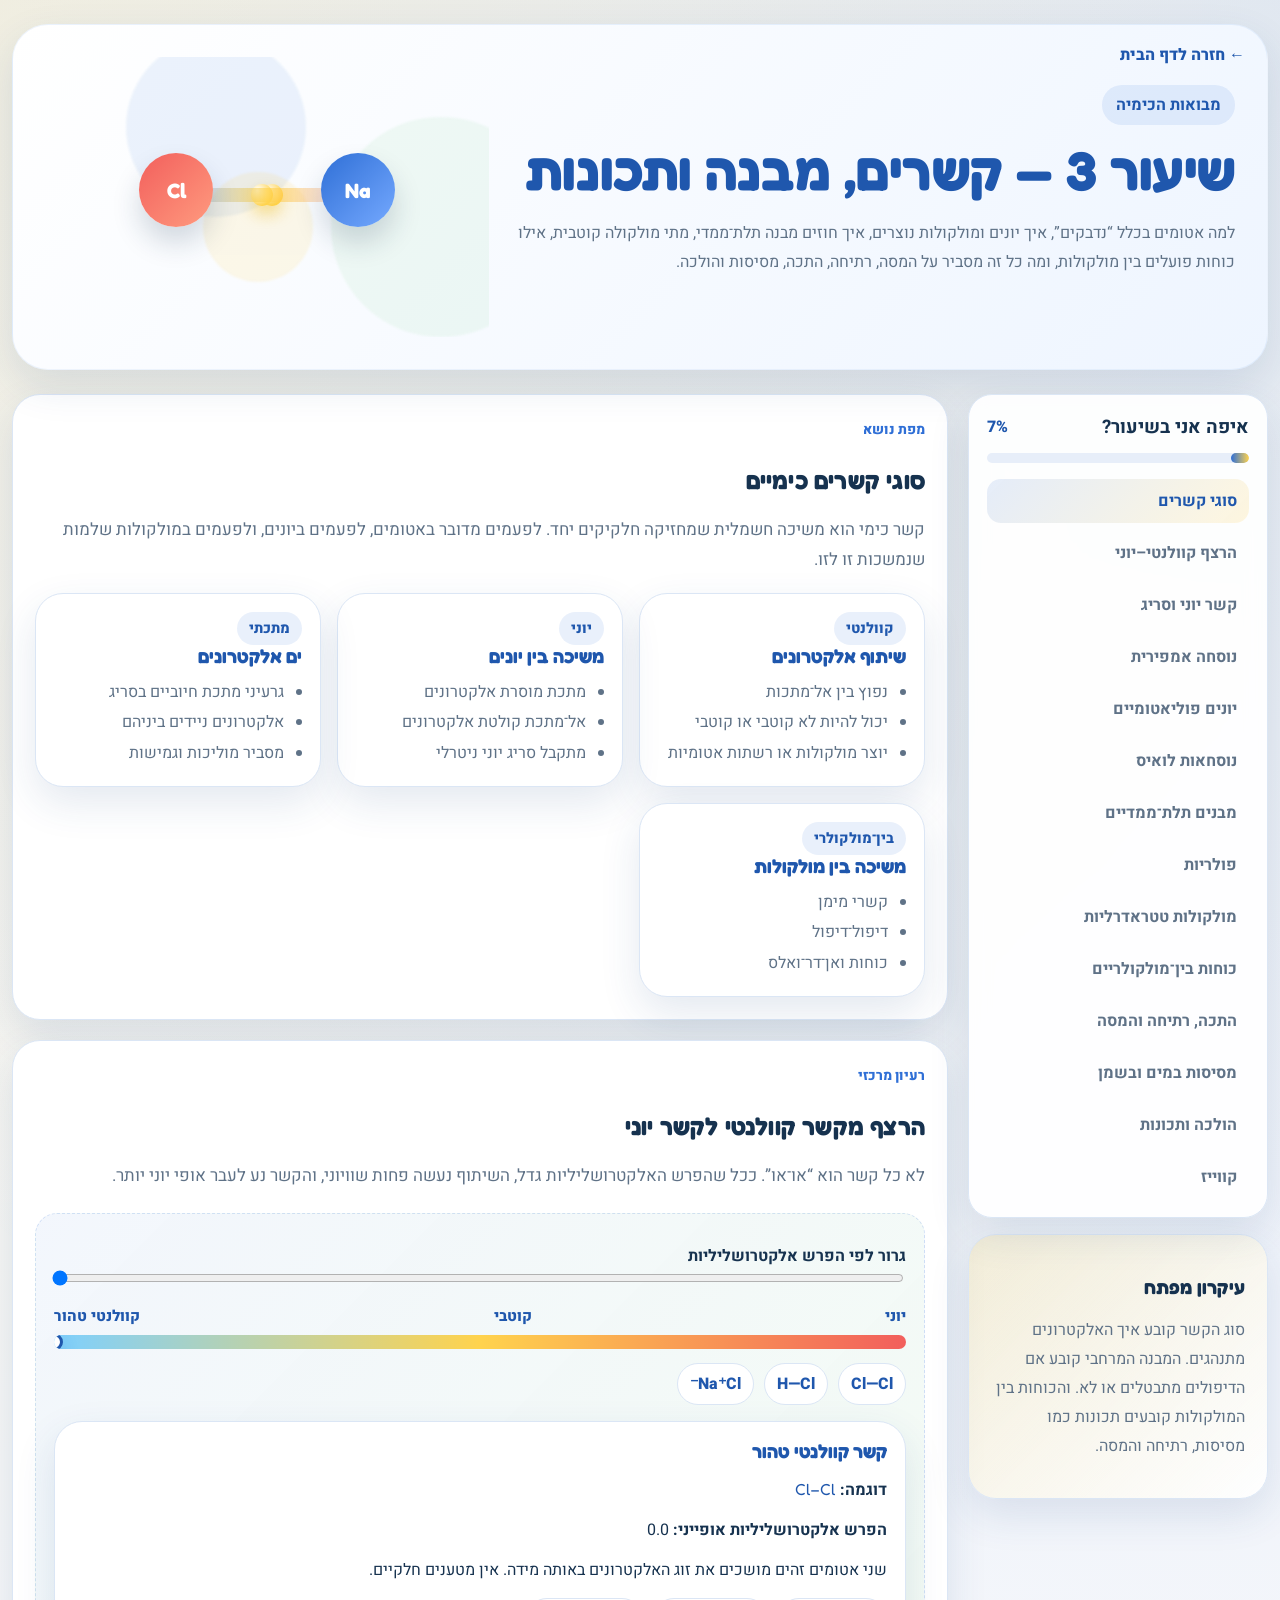
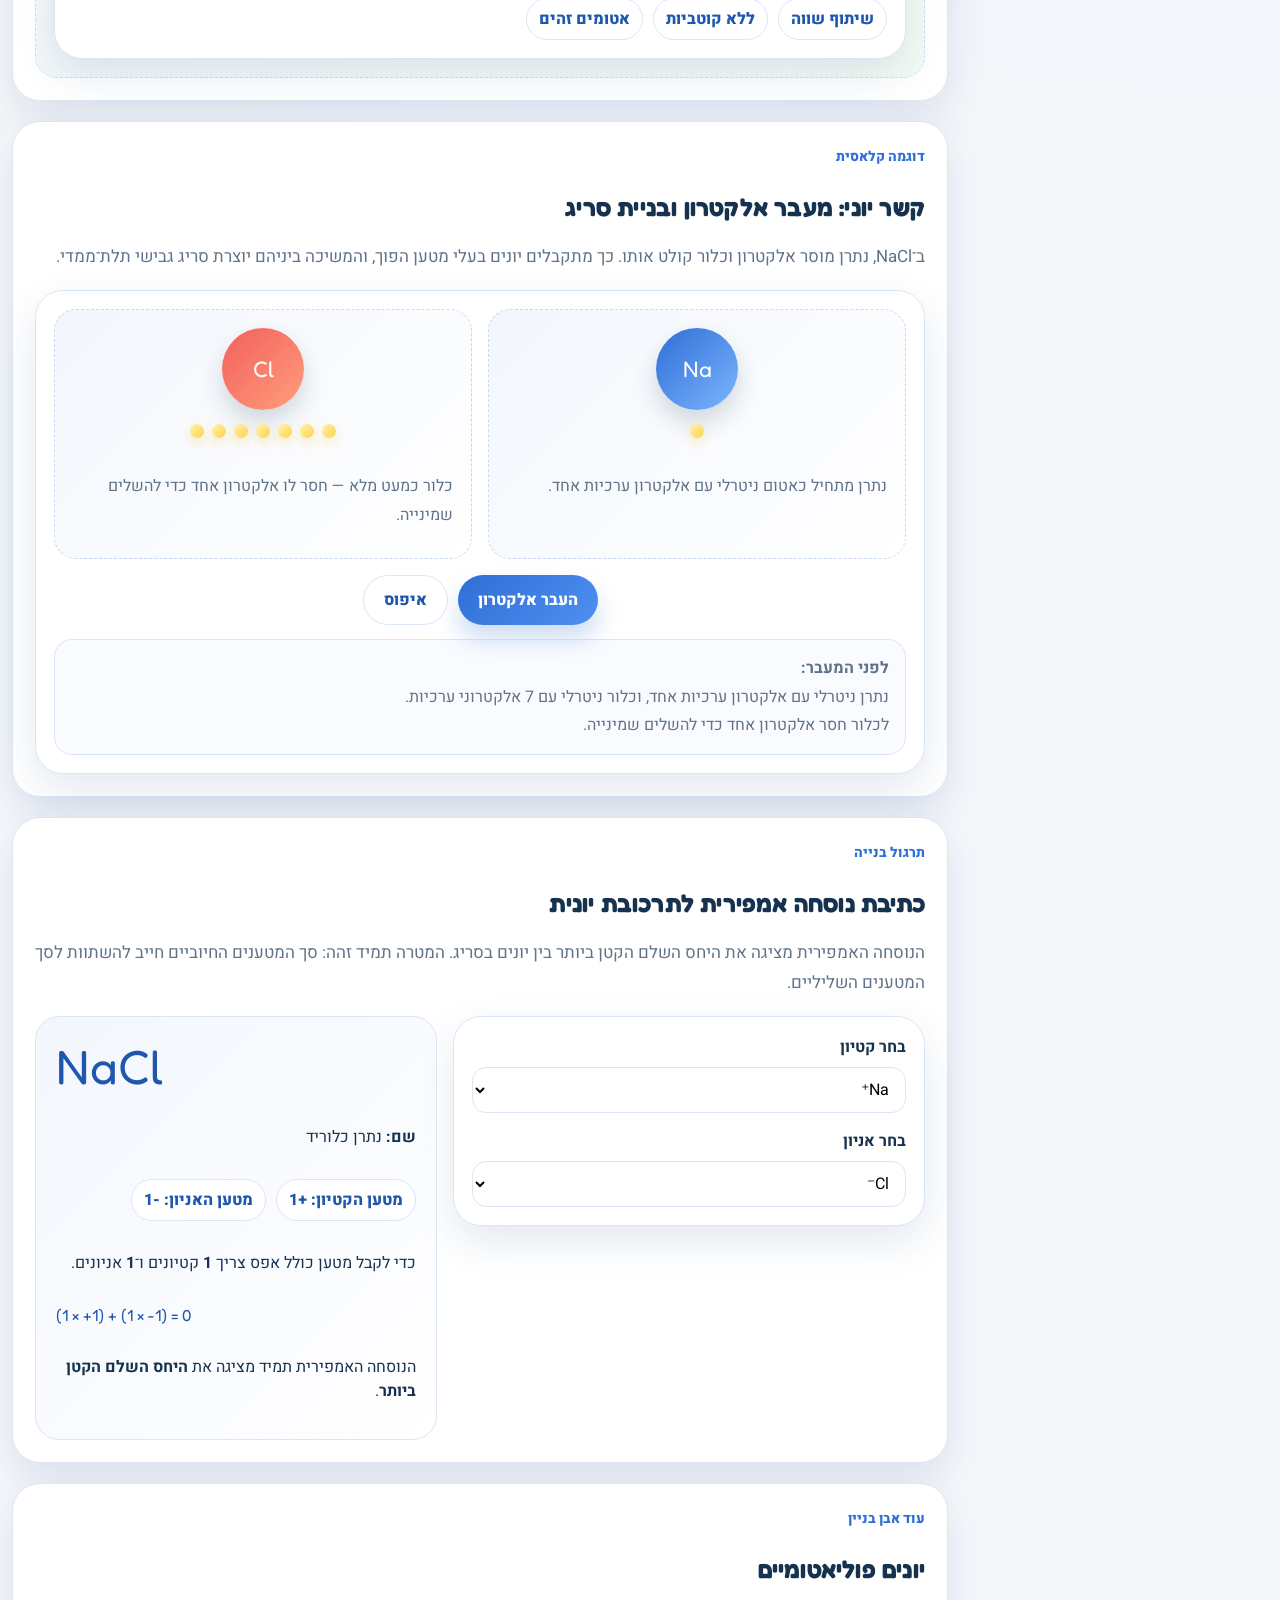
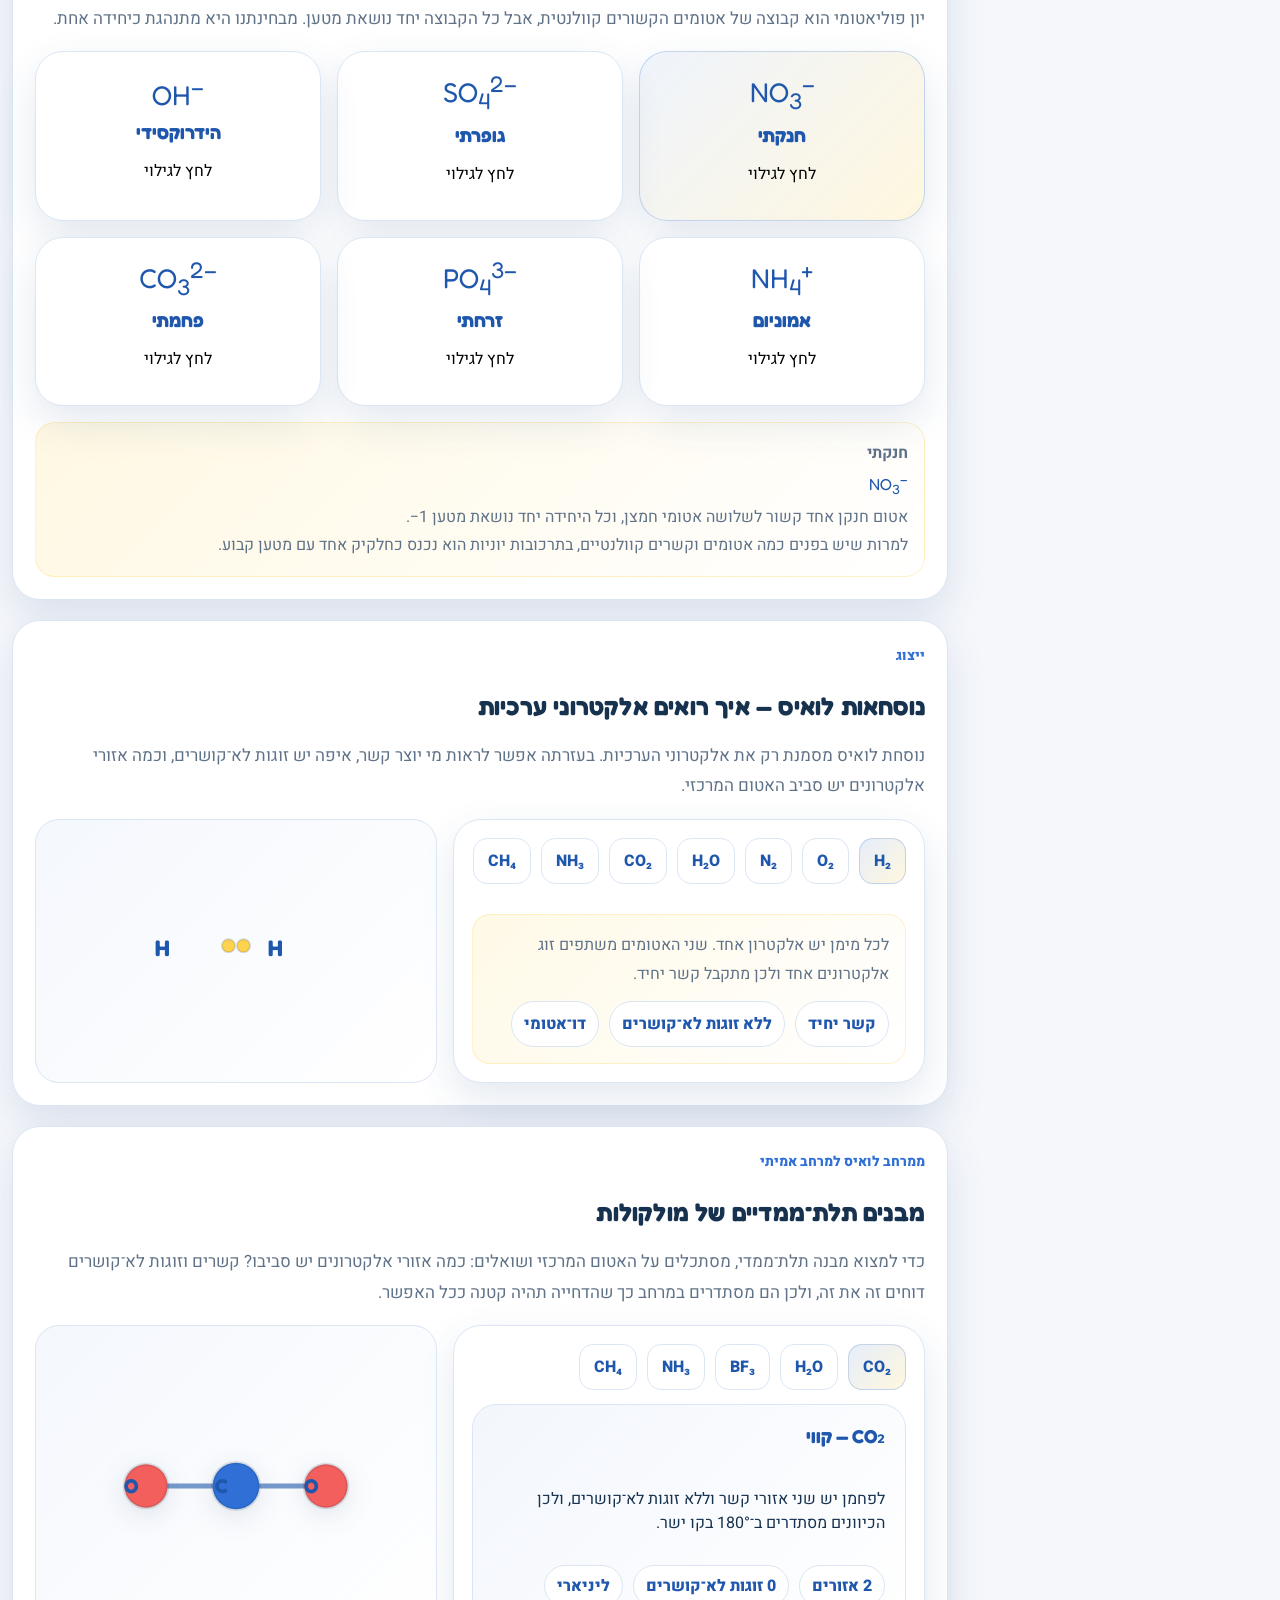
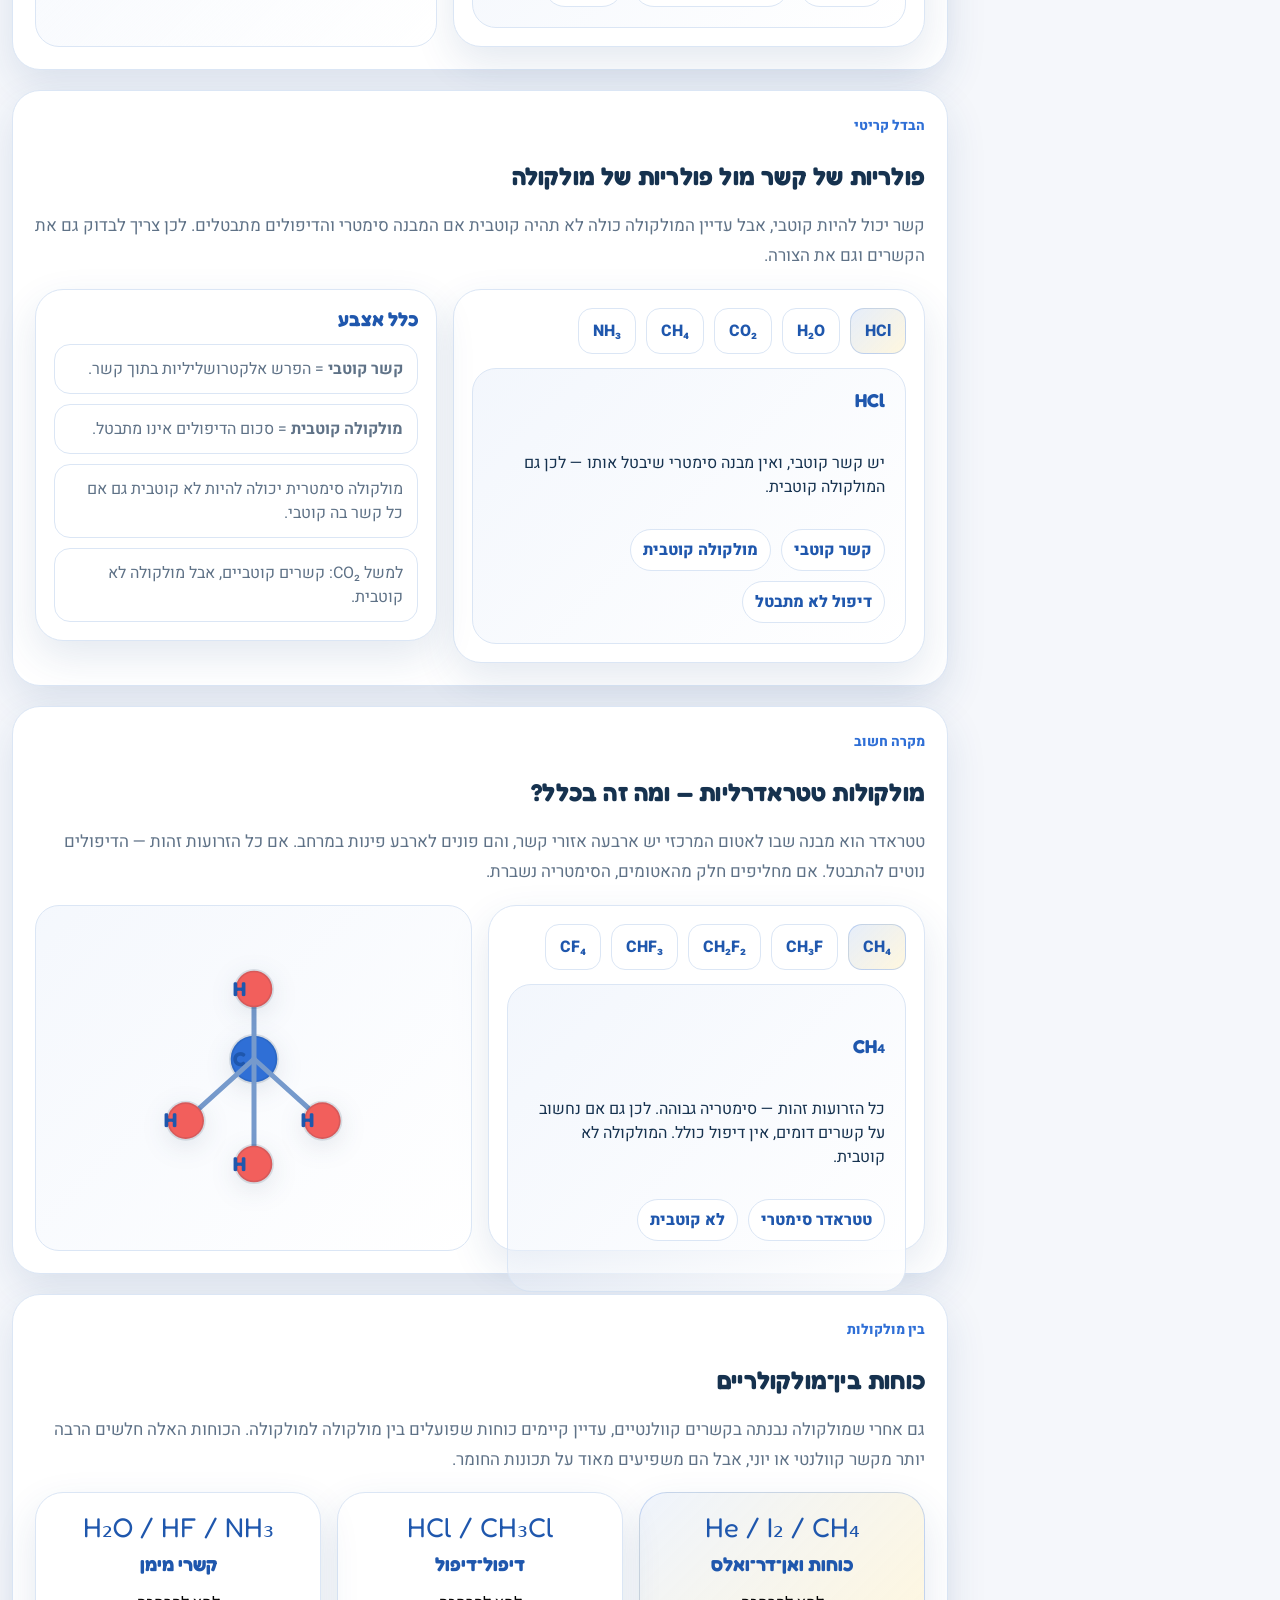
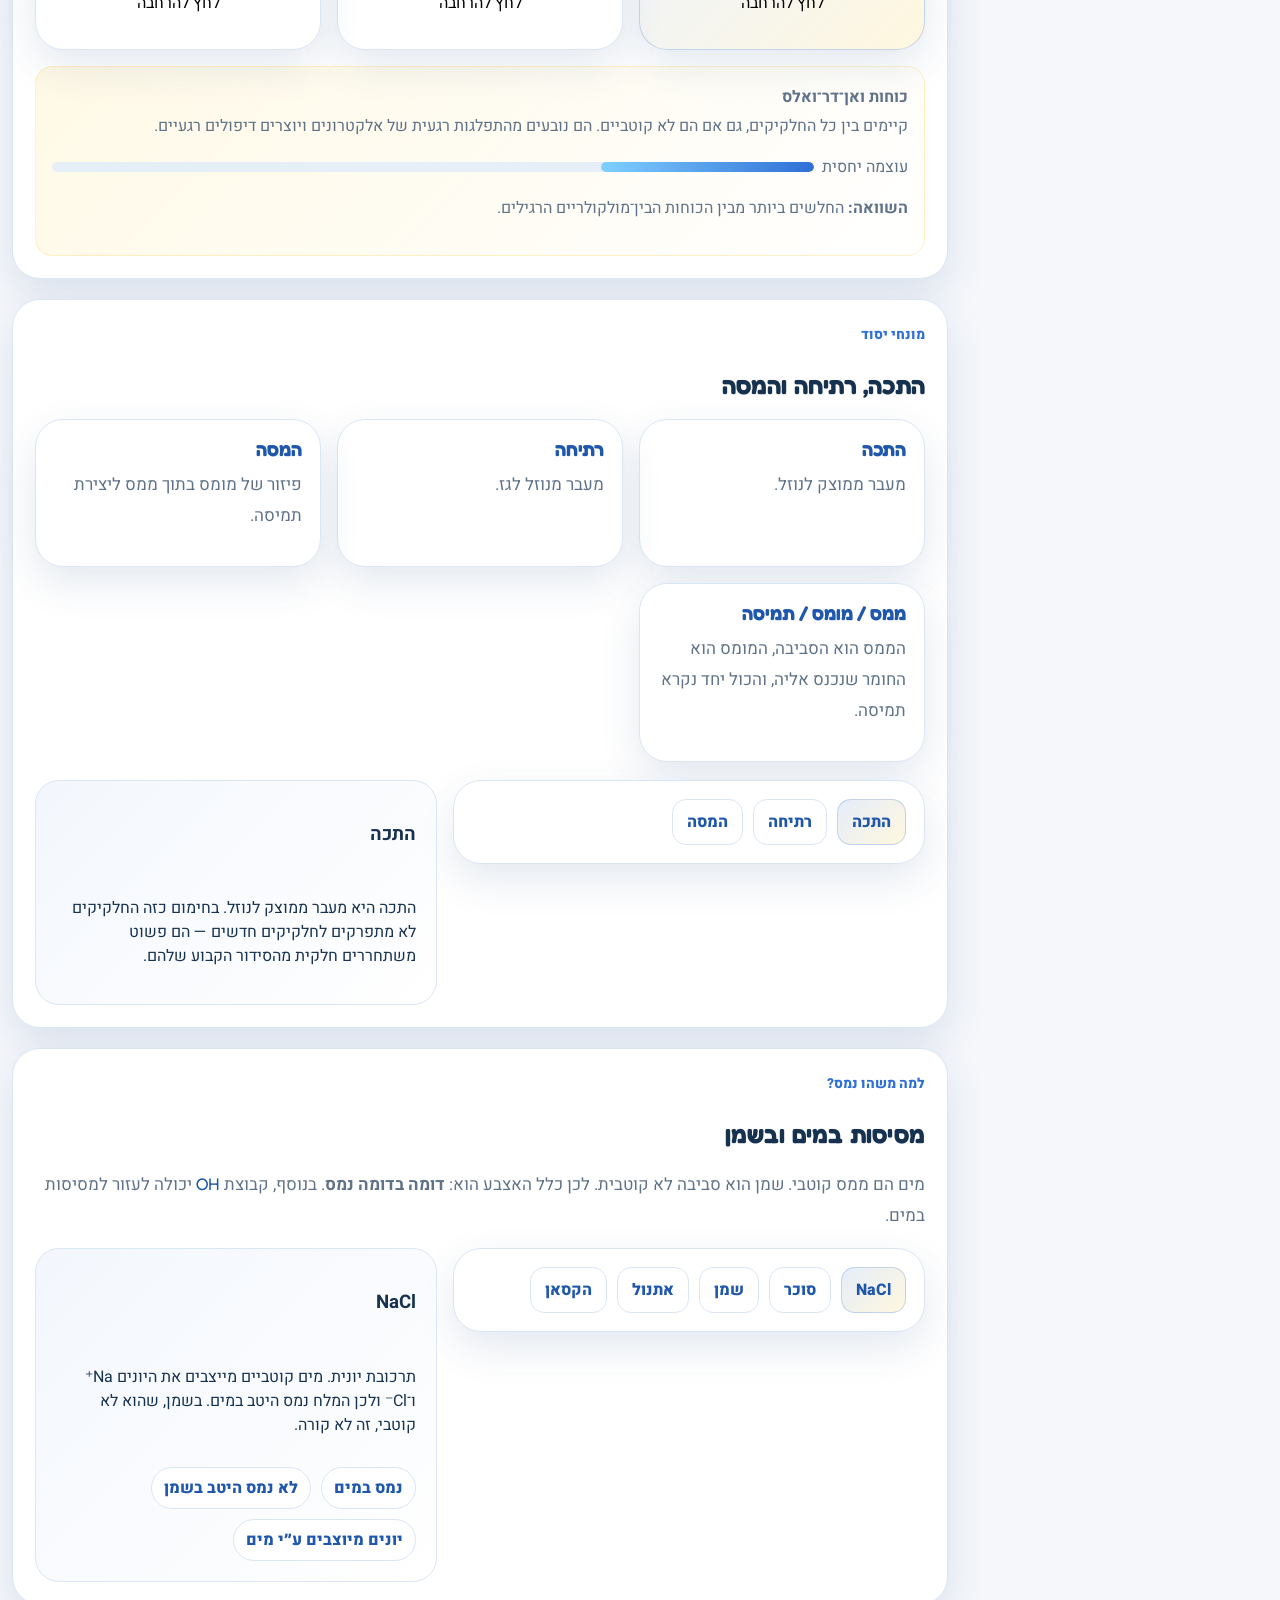
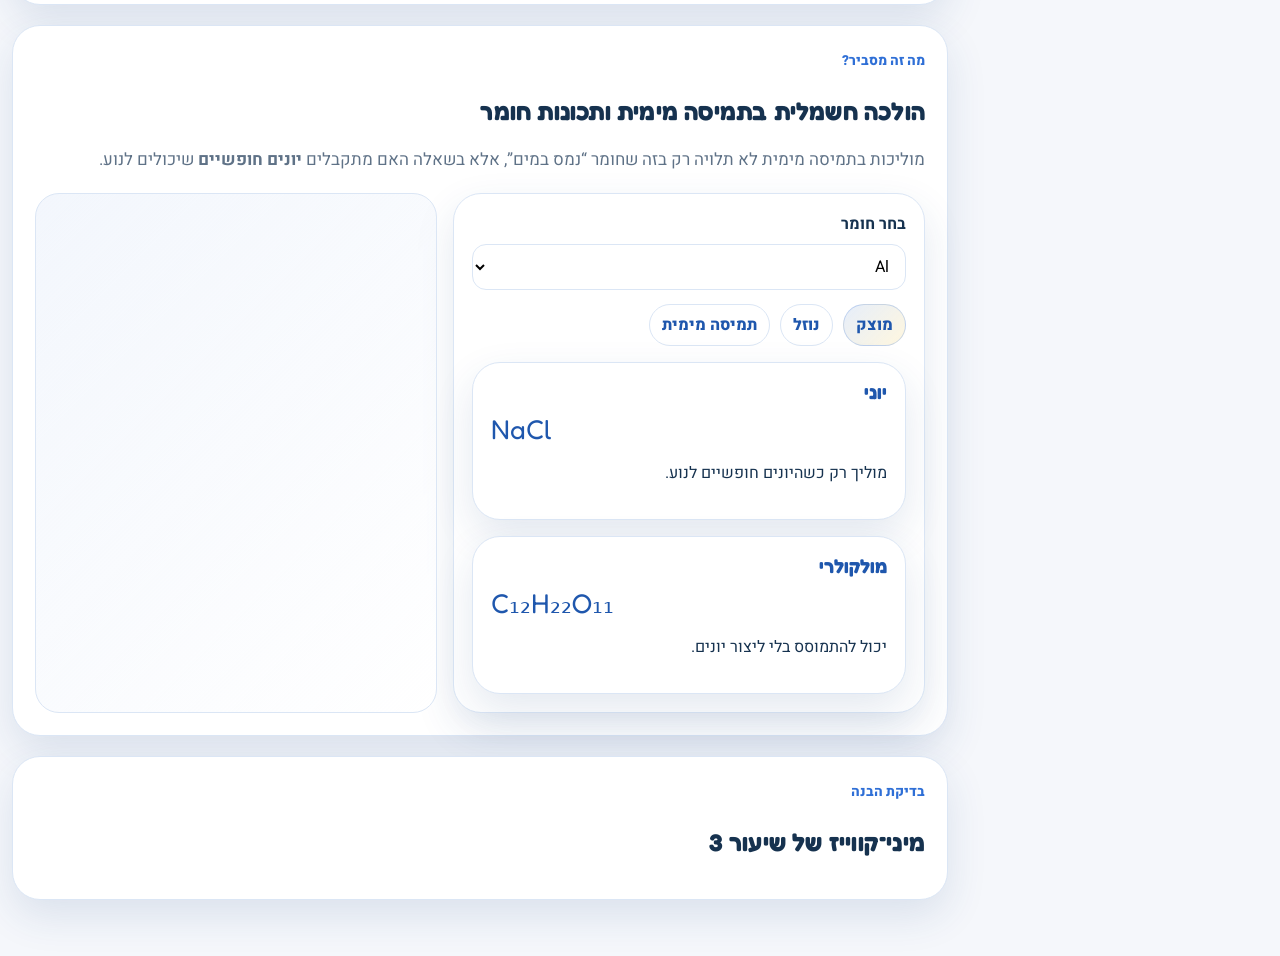
<file: courses/chemistry/lesson3.html>
<!DOCTYPE html>
<html lang="he" dir="rtl">
<head>
  <meta charset="UTF-8" />
  <meta name="viewport" content="width=device-width, initial-scale=1.0" />
  <title>שיעור 3 | קשרים, מבנה ותכונות</title>
  <link rel="preconnect" href="https://fonts.googleapis.com" />
  <link rel="preconnect" href="https://fonts.gstatic.com" crossorigin />
  <link href="https://fonts.googleapis.com/css2?family=Fredoka:wght@400;500;600;700&family=Heebo:wght@300;400;500;700;800&display=swap" rel="stylesheet" />
  <link rel="stylesheet" href="../../styles/main.css" />

  <style>
    .bond-type-grid,
    .formula-builder-grid,
    .polyatomic-grid,
    .order-grid,
    .properties-grid,
    .lewis-select-grid,
    .quick-compare-grid,
    .geometry-grid,
    .polarity-grid,
    .force-grid,
    .phase-grid,
    .solubility-grid,
    .conduct-grid,
    .mini-def-grid,
    .tetra-grid {
      display: grid;
      gap: 16px;
    }

    .bond-type-grid,
    .polyatomic-grid,
    .order-grid,
    .quick-compare-grid,
    .geometry-grid,
    .force-grid,
    .mini-def-grid,
    .tetra-grid {
      grid-template-columns: repeat(auto-fit, minmax(220px, 1fr));
    }

    .formula-builder-grid,
    .properties-grid,
    .lewis-select-grid,
    .polarity-grid,
    .phase-grid,
    .solubility-grid,
    .conduct-grid {
      grid-template-columns: 1.08fr 0.92fr;
      align-items: start;
    }

    .bond-card,
    .builder-card,
    .polyatomic-card,
    .order-card,
    .property-card,
    .lewis-card,
    .compare-mini-card,
    .continuum-output,
    .ionic-transfer-card,
    .geometry-card,
    .polarity-card,
    .force-card,
    .phase-card,
    .solubility-card,
    .conduct-card,
    .mini-def-card,
    .tetra-card {
      background: var(--surface);
      border: 1px solid var(--border);
      border-radius: var(--radius-xl);
      box-shadow: var(--shadow);
      padding: 18px;
    }

    .bond-card h3,
    .builder-card h3,
    .polyatomic-card h3,
    .order-card h3,
    .property-card h3,
    .lewis-card h3,
    .compare-mini-card h3,
    .continuum-output h3,
    .ionic-transfer-card h3,
    .geometry-card h3,
    .polarity-card h3,
    .force-card h3,
    .phase-card h3,
    .solubility-card h3,
    .conduct-card h3,
    .mini-def-card h3,
    .tetra-card h3 {
      margin-top: 0;
      margin-bottom: 10px;
      font-family: "Fredoka", sans-serif;
      color: var(--primary-dark);
    }

    .mini-note-list {
      margin: 0;
      padding-right: 18px;
      line-height: 1.9;
      color: var(--muted);
    }

    .bond-hero-visual {
      min-height: 280px;
      display: flex;
      align-items: center;
      justify-content: center;
      position: relative;
      overflow: hidden;
    }

    .bond-scene {
      width: min(100%, 320px);
      height: 240px;
      position: relative;
    }

    .bond-scene__atom {
      position: absolute;
      width: 74px;
      height: 74px;
      border-radius: 50%;
      display: grid;
      place-items: center;
      color: white;
      font-family: "Fredoka", sans-serif;
      font-size: 1.3rem;
      font-weight: 700;
      box-shadow: 0 16px 28px rgba(22, 50, 79, 0.18);
      z-index: 2;
    }

    .bond-scene__atom--left {
      right: 32px;
      top: 76px;
      background: linear-gradient(135deg, #2f6fd6, #75a9ff);
    }

    .bond-scene__atom--right {
      left: 32px;
      top: 76px;
      background: linear-gradient(135deg, #f25f5c, #ff9b7f);
    }

    .bond-scene__link {
      position: absolute;
      top: 111px;
      left: 92px;
      right: 92px;
      height: 14px;
      border-radius: 999px;
      background: linear-gradient(90deg, rgba(47,111,214,0.18), rgba(255,211,77,0.65), rgba(242,95,92,0.18));
      z-index: 1;
    }

    .bond-scene__electron {
      position: absolute;
      width: 22px;
      height: 22px;
      border-radius: 50%;
      background: radial-gradient(circle at 30% 30%, #ffffff, #ffd34d 72%);
      box-shadow: 0 8px 16px rgba(243, 186, 19, 0.32);
      top: 107px;
      right: 144px;
      animation: electronFloat 3s ease-in-out infinite;
    }

    .bond-scene__electron--two {
      right: auto;
      left: 144px;
      animation-delay: 1.1s;
    }

    @keyframes electronFloat {
      0%, 100% { transform: translateY(0px); }
      50% { transform: translateY(-10px); }
    }

    .bond-meter {
      position: relative;
      direction: ltr;
      margin-top: 12px;
    }

    .bond-meter__top {
      display: flex;
      justify-content: space-between;
      gap: 12px;
      margin-bottom: 8px;
      font-weight: 800;
      color: var(--primary-dark);
      font-size: 0.95rem;
    }

    .bond-meter__track {
      width: 100%;
      height: 14px;
      border-radius: 999px;
      background: linear-gradient(90deg, #7ed0ff, #ffd34d, #f25f5c);
      position: relative;
      overflow: hidden;
    }

    .bond-meter__thumb {
      position: absolute;
      top: 50%;
      width: 18px;
      height: 18px;
      transform: translate(-50%, -50%);
      border-radius: 50%;
      background: white;
      border: 3px solid var(--primary-dark);
      box-shadow: 0 8px 18px rgba(22,50,79,0.18);
    }

    .range-wrap {
      margin-top: 12px;
    }

    .range-wrap input[type="range"] {
      width: 100%;
      direction: ltr;
    }

    .continuum-pill-row,
    .selector-row,
    .state-row,
    .charge-chip-row,
    .lewis-note-row,
    .pair-row,
    .geometry-chip-row,
    .polarity-chip-row,
    .force-chip-row,
    .solubility-chip-row {
      display: flex;
      flex-wrap: wrap;
      gap: 10px;
    }

    .continuum-pill,
    .charge-chip,
    .state-chip,
    .lewis-note,
    .pair-chip,
    .geometry-chip,
    .polarity-chip,
    .force-chip,
    .solubility-chip {
      display: inline-flex;
      align-items: center;
      padding: 8px 12px;
      border-radius: 999px;
      border: 1px solid var(--border);
      background: white;
      font-weight: 800;
      color: var(--primary-dark);
    }

    .ionic-transfer-layout,
    .conduct-layout {
      display: grid;
      grid-template-columns: 1fr 1fr;
      gap: 16px;
      align-items: stretch;
    }

    .ion-box {
      border-radius: 22px;
      border: 1px dashed rgba(47,111,214,0.24);
      background: linear-gradient(135deg, rgba(47,111,214,0.06), rgba(255,255,255,0.96));
      padding: 18px;
      min-height: 250px;
      position: relative;
      overflow: hidden;
    }

    .ion-box__symbol {
      width: 82px;
      height: 82px;
      border-radius: 50%;
      display: grid;
      place-items: center;
      margin: 0 auto 14px;
      color: white;
      font-family: "Fredoka", sans-serif;
      font-size: 1.4rem;
      box-shadow: 0 12px 24px rgba(22,50,79,0.18);
    }

    .ion-box--metal .ion-box__symbol {
      background: linear-gradient(135deg, #2f6fd6, #7cb5ff);
    }

    .ion-box--nonmetal .ion-box__symbol {
      background: linear-gradient(135deg, #f25f5c, #ff9f7c);
    }

    .electron-dots {
      display: flex;
      justify-content: center;
      gap: 8px;
      flex-wrap: wrap;
      min-height: 36px;
      margin-bottom: 12px;
    }

    .electron-dot {
      width: 14px;
      height: 14px;
      border-radius: 50%;
      background: linear-gradient(135deg, #fff2ae, #ffd34d);
      box-shadow: 0 5px 12px rgba(243,186,19,0.28);
    }

    .electron-dot.is-faded {
      opacity: 0.22;
    }

    .transfer-result {
      margin-top: 14px;
      padding: 14px 16px;
      border-radius: 18px;
      background: var(--surface-2);
      border: 1px solid var(--border);
      color: var(--muted);
      line-height: 1.8;
    }

    .builder-controls {
      display: grid;
      gap: 16px;
    }

    .field-group label {
      display: block;
      margin-bottom: 8px;
      font-weight: 700;
    }

    .field-group select {
      width: 100%;
      min-height: 46px;
      border-radius: 14px;
      border: 1px solid var(--border);
      padding: 0 12px;
      background: white;
    }

    .formula-result,
    .polarity-output,
    .geometry-output,
    .phase-output,
    .solubility-output,
    .conduct-output,
    .tetra-output {
      min-height: 100%;
      display: flex;
      flex-direction: column;
      justify-content: center;
      gap: 14px;
      background: linear-gradient(135deg, rgba(47,111,214,0.06), rgba(255,255,255,0.98));
      border-radius: 24px;
      border: 1px solid var(--border);
      padding: 20px;
    }

    .formula-result__big,
    .ltr-line {
      font-family: "Fredoka", sans-serif;
      direction: ltr;
      unicode-bidi: isolate;
      color: var(--primary-dark);
    }

    .formula-result__big {
      font-size: clamp(2rem, 5vw, 3rem);
    }

    .formula-result__equation {
      font-family: "Fredoka", sans-serif;
      direction: ltr;
      unicode-bidi: isolate;
      color: var(--primary-dark);
    }

    .polyatomic-card,
    .order-card,
    .geometry-choice,
    .force-choice,
    .solubility-choice,
    .conduct-choice {
      cursor: pointer;
      transition: transform 0.18s ease, border-color 0.18s ease, background 0.18s ease;
    }

    .polyatomic-card:hover,
    .order-card:hover,
    .geometry-choice:hover,
    .force-choice:hover,
    .solubility-choice:hover,
    .conduct-choice:hover {
      transform: translateY(-3px);
      border-color: rgba(47,111,214,0.24);
    }

    .polyatomic-card.is-active,
    .order-card.is-active,
    .geometry-choice.is-active,
    .force-choice.is-active,
    .solubility-choice.is-active,
    .conduct-choice.is-active {
      background: linear-gradient(135deg, rgba(47,111,214,0.08), rgba(255,211,77,0.18));
      border-color: rgba(47,111,214,0.24);
    }

    .polyatomic-card__formula,
    .order-card__formula,
    .compare-mini-card__formula,
    .geometry-choice__formula,
    .force-choice__formula,
    .solubility-choice__formula,
    .conduct-choice__formula {
      margin-bottom: 10px;
      font-family: "Fredoka", sans-serif;
      font-size: 1.7rem;
      color: var(--primary-dark);
      direction: ltr;
      unicode-bidi: isolate;
    }

    .polyatomic-output {
      margin-top: 16px;
      padding: 16px;
      border-radius: 20px;
      background: linear-gradient(135deg, rgba(255,211,77,0.16), rgba(255,255,255,0.96));
      border: 1px solid rgba(255,211,77,0.28);
      color: var(--muted);
      line-height: 1.8;
    }

    .lewis-selector {
      display: grid;
      gap: 16px;
    }

    .selector-btn {
      min-height: 44px;
      padding: 10px 14px;
      border: 1px solid var(--border);
      border-radius: 14px;
      background: white;
      cursor: pointer;
      font-weight: 800;
      color: var(--primary-dark);
      transition: transform 0.18s ease, background 0.18s ease, border-color 0.18s ease;
    }

    .selector-btn:hover { transform: translateY(-2px); }

    .selector-btn.is-active,
    .state-chip.is-active {
      background: linear-gradient(135deg, rgba(47,111,214,0.12), rgba(255,211,77,0.18));
      border-color: rgba(47,111,214,0.24);
      color: var(--primary-dark);
    }

    .lewis-stage,
    .geometry-stage,
    .tetra-stage {
      min-height: 100%;
      display: grid;
      place-items: center;
      background: linear-gradient(135deg, rgba(47,111,214,0.05), rgba(255,255,255,0.98));
      border: 1px solid var(--border);
      border-radius: 24px;
      padding: 20px;
    }

    .lewis-svg,
    .geometry-svg,
    .tetra-svg {
      width: 100%;
      max-width: 430px;
      display: block;
    }

    .lewis-atom-label,
    .geometry-label {
      fill: var(--primary-dark);
      font-family: "Fredoka", sans-serif;
      font-size: 24px;
      font-weight: 700;
    }

    .lewis-dot {
      fill: #ffd34d;
      stroke: rgba(22,50,79,0.15);
      stroke-width: 2;
    }

    .lewis-bond,
    .geometry-bond {
      stroke: #769acc;
      stroke-width: 6;
      stroke-linecap: round;
    }

    .geometry-bond--behind {
      stroke: rgba(118,154,204,0.45);
      stroke-dasharray: 8 8;
    }

    .geometry-atom {
      stroke: rgba(22,50,79,0.12);
      stroke-width: 4;
      filter: drop-shadow(0 8px 16px rgba(22,50,79,0.12));
    }

    .geometry-atom--center { fill: #2f6fd6; }
    .geometry-atom--outer { fill: #f25f5c; }
    .geometry-atom--lp { fill: #ffd34d; }

    .order-visual {
      display: flex;
      align-items: center;
      justify-content: center;
      gap: 12px;
      min-height: 64px;
    }

    .bond-bars {
      display: flex;
      flex-direction: column;
      gap: 6px;
      min-width: 52px;
    }

    .bond-bars span {
      height: 6px;
      border-radius: 999px;
      background: #8fb0de;
      display: block;
    }

    .property-output {
      background: linear-gradient(135deg, rgba(47,111,214,0.06), rgba(255,255,255,0.98));
      border: 1px solid var(--border);
      border-radius: 24px;
      padding: 18px;
      min-height: 100%;
    }

    .bulb-row {
      display: flex;
      align-items: center;
      gap: 16px;
      margin-bottom: 16px;
      flex-wrap: wrap;
    }

    .bulb {
      width: 62px;
      height: 62px;
      border-radius: 50%;
      position: relative;
      background: radial-gradient(circle at 35% 35%, #ffffff, #e6edf8 70%);
      border: 4px solid #b9c8dd;
      box-shadow: inset 0 6px 10px rgba(255,255,255,0.7);
    }

    .bulb::after {
      content: "";
      position: absolute;
      bottom: -14px;
      left: 50%;
      transform: translateX(-50%);
      width: 22px;
      height: 16px;
      border-radius: 4px 4px 8px 8px;
      background: #93a7c5;
    }

    .bulb.is-on {
      background: radial-gradient(circle at 40% 35%, #fffef1, #ffd34d 65%, #f3ba13 100%);
      border-color: #f3ba13;
      box-shadow: 0 0 0 10px rgba(255,211,77,0.12), 0 0 30px rgba(255,211,77,0.55);
    }

    .conduct-path {
      flex: 1;
      min-width: 140px;
      height: 12px;
      border-radius: 999px;
      background: #dce6f4;
      position: relative;
      overflow: hidden;
    }

    .conduct-path__flow {
      position: absolute;
      inset: 0;
      width: 0%;
      background: linear-gradient(90deg, #7ed0ff, #2f6fd6);
      transition: width 0.25s ease;
    }

    .conduct-path__flow.is-on {
      width: 100%;
    }

    .property-facts {
      display: grid;
      gap: 10px;
      margin-top: 14px;
    }

    .property-fact {
      padding: 12px 14px;
      border-radius: 16px;
      background: white;
      border: 1px solid var(--border);
      color: var(--muted);
    }

    .force-strength {
      display: flex;
      align-items: center;
      gap: 8px;
      margin-top: 12px;
    }

    .force-strength__bar {
      flex: 1;
      height: 10px;
      border-radius: 999px;
      background: #e6eef8;
      overflow: hidden;
    }

    .force-strength__fill {
      height: 100%;
      border-radius: 999px;
      background: linear-gradient(90deg, #7ed0ff, #2f6fd6);
    }

    .tetra-stage {
      min-height: 320px;
    }

    .tetra-help {
      color: var(--muted);
      line-height: 1.8;
    }

    @media (max-width: 980px) {
      .formula-builder-grid,
      .properties-grid,
      .lewis-select-grid,
      .ionic-transfer-layout,
      .conduct-layout,
      .polarity-grid,
      .phase-grid,
      .solubility-grid,
      .conduct-grid {
        grid-template-columns: 1fr;
      }

      .bond-hero-visual {
        min-height: 240px;
      }
    }

    @media (max-width: 640px) {
      .bond-scene {
        width: 260px;
        height: 200px;
      }

      .bond-scene__atom {
        width: 64px;
        height: 64px;
        font-size: 1.1rem;
      }

      .bond-scene__atom--left {
        right: 18px;
        top: 66px;
      }

      .bond-scene__atom--right {
        left: 18px;
        top: 66px;
      }

      .bond-scene__link {
        top: 96px;
        left: 74px;
        right: 74px;
      }

      .bond-scene__electron {
        top: 92px;
        right: 114px;
      }

      .bond-scene__electron--two {
        left: 114px;
        right: auto;
      }

      .bond-meter__top {
        font-size: 0.82rem;
      }
    }
  </style>
</head>
<body class="site-body">
  <div class="page-shell">
    <header class="lesson-hero">
      <a class="back-link" href="../../index.html">← חזרה לדף הבית</a>

      <div class="lesson-hero__content">
        <span class="lesson-hero__tag">מבואות הכימיה</span>
        <h1>שיעור 3 — קשרים, מבנה ותכונות</h1>
        <p>
          למה אטומים בכלל “נדבקים”, איך יונים ומולקולות נוצרים, איך חוזים מבנה תלת־ממדי,
          מתי מולקולה קוטבית, אילו כוחות פועלים בין מולקולות, ומה כל זה מסביר על המסה, רתיחה, התכה, מסיסות והולכה.
        </p>
      </div>

      <div class="lesson-hero__visual bond-hero-visual">
        <div class="bond-scene">
          <div class="orb orb--1"></div>
          <div class="orb orb--2"></div>
          <div class="orb orb--3"></div>
          <div class="bond-scene__atom bond-scene__atom--left">Na</div>
          <div class="bond-scene__link"></div>
          <div class="bond-scene__electron"></div>
          <div class="bond-scene__electron bond-scene__electron--two"></div>
          <div class="bond-scene__atom bond-scene__atom--right">Cl</div>
        </div>
      </div>
    </header>

    <main class="lesson-layout">
      <aside class="lesson-sidebar">
        <div class="lesson-progress-card">
          <div class="lesson-progress-card__top">
            <h3>איפה אני בשיעור?</h3>
            <span id="lessonProgressPercent" class="lesson-progress-card__percent">0%</span>
          </div>

          <div class="lesson-progress-bar">
            <div id="lessonProgressBarFill" class="lesson-progress-bar__fill"></div>
          </div>

          <nav class="lesson-progress-nav" aria-label="ניווט בשיעור">
            <a href="#section-types" class="lesson-progress-link is-active">סוגי קשרים</a>
            <a href="#section-continuum" class="lesson-progress-link">הרצף קוולנטי–יוני</a>
            <a href="#section-ionic" class="lesson-progress-link">קשר יוני וסריג</a>
            <a href="#section-formula" class="lesson-progress-link">נוסחה אמפירית</a>
            <a href="#section-polyatomic" class="lesson-progress-link">יונים פוליאטומיים</a>
            <a href="#section-lewis" class="lesson-progress-link">נוסחאות לואיס</a>
            <a href="#section-geometry" class="lesson-progress-link">מבנים תלת־ממדיים</a>
            <a href="#section-polarity" class="lesson-progress-link">פולריות</a>
            <a href="#section-tetra" class="lesson-progress-link">מולקולות טטראדרליות</a>
            <a href="#section-forces" class="lesson-progress-link">כוחות בין־מולקולריים</a>
            <a href="#section-phase" class="lesson-progress-link">התכה, רתיחה והמסה</a>
            <a href="#section-solubility" class="lesson-progress-link">מסיסות במים ובשמן</a>
            <a href="#section-properties" class="lesson-progress-link">הולכה ותכונות</a>
            <a href="#section-quiz" class="lesson-progress-link">קווייז</a>
          </nav>
        </div>

        <div class="side-card side-card--accent">
          <h3>עיקרון מפתח</h3>
          <p>
            סוג הקשר קובע איך האלקטרונים מתנהגים.  
            המבנה המרחבי קובע אם הדיפולים מתבטלים או לא.  
            והכוחות בין המולקולות קובעים תכונות כמו מסיסות, רתיחה והמסה.
          </p>
        </div>
      </aside>

      <section class="lesson-main">
        <section id="section-types" class="content-card">
          <div class="section__heading section__heading--tight">
            <span class="section__eyebrow">מפת נושא</span>
            <h2>סוגי קשרים כימיים</h2>
          </div>

          <p class="lead">
            קשר כימי הוא משיכה חשמלית שמחזיקה חלקיקים יחד. לפעמים מדובר באטומים,
            לפעמים ביונים, ולפעמים במולקולות שלמות שנמשכות זו לזו.
          </p>

          <div class="bond-type-grid">
            <article class="bond-card">
              <span class="pill">קוולנטי</span>
              <h3>שיתוף אלקטרונים</h3>
              <ul class="mini-note-list">
                <li>נפוץ בין אל־מתכות</li>
                <li>יכול להיות לא קוטבי או קוטבי</li>
                <li>יוצר מולקולות או רשתות אטומיות</li>
              </ul>
            </article>

            <article class="bond-card">
              <span class="pill">יוני</span>
              <h3>משיכה בין יונים</h3>
              <ul class="mini-note-list">
                <li>מתכת מוסרת אלקטרונים</li>
                <li>אל־מתכת קולטת אלקטרונים</li>
                <li>מתקבל סריג יוני ניטרלי</li>
              </ul>
            </article>

            <article class="bond-card">
              <span class="pill">מתכתי</span>
              <h3>ים אלקטרונים</h3>
              <ul class="mini-note-list">
                <li>גרעיני מתכת חיוביים בסריג</li>
                <li>אלקטרונים ניידים ביניהם</li>
                <li>מסביר מוליכות וגמישות</li>
              </ul>
            </article>

            <article class="bond-card">
              <span class="pill">בין־מולקולרי</span>
              <h3>משיכה בין מולקולות</h3>
              <ul class="mini-note-list">
                <li>קשרי מימן</li>
                <li>דיפול־דיפול</li>
                <li>כוחות ואן־דר־ואלס</li>
              </ul>
            </article>
          </div>
        </section>

        <section id="section-continuum" class="content-card">
          <div class="section__heading section__heading--tight">
            <span class="section__eyebrow">רעיון מרכזי</span>
            <h2>הרצף מקשר קוולנטי לקשר יוני</h2>
          </div>

          <p class="lead">
            לא כל קשר הוא “או־או”. ככל שהפרש האלקטרושליליות גדל, השיתוף נעשה פחות שוויוני,
            והקשר נע לעבר אופי יוני יותר.
          </p>

          <div class="interactive-panel">
            <div class="range-wrap">
              <label for="bondContinuumRange"><strong>גרור לפי הפרש אלקטרושליליות</strong></label>
              <input id="bondContinuumRange" type="range" min="0" max="25" value="0" />
            </div>

            <div class="bond-meter">
              <div class="bond-meter__top">
                <span>קוולנטי טהור</span>
                <span>קוטבי</span>
                <span>יוני</span>
              </div>
              <div class="bond-meter__track">
                <div id="bondContinuumThumb" class="bond-meter__thumb"></div>
              </div>
            </div>

            <div class="continuum-pill-row" style="margin-top: 14px;">
              <span class="continuum-pill">Cl—Cl</span>
              <span class="continuum-pill">H—Cl</span>
              <span class="continuum-pill">Na⁺Cl⁻</span>
            </div>

            <div id="bondContinuumOutput" class="continuum-output" style="margin-top: 16px;"></div>
          </div>
        </section>

        <section id="section-ionic" class="content-card">
          <div class="section__heading section__heading--tight">
            <span class="section__eyebrow">דוגמה קלאסית</span>
            <h2>קשר יוני: מעבר אלקטרון ובניית סריג</h2>
          </div>

          <p class="lead">
            ב־NaCl, נתרן מוסר אלקטרון וכלור קולט אותו. כך מתקבלים יונים בעלי מטען הפוך,
            והמשיכה ביניהם יוצרת סריג גבישי תלת־ממדי.
          </p>

          <div class="ionic-transfer-card">
            <div class="ionic-transfer-layout">
              <div class="ion-box ion-box--metal">
                <div class="ion-box__symbol">Na</div>
                <div id="naElectrons" class="electron-dots"></div>
                <p class="lead" style="font-size:1rem; margin-bottom: 0;">
                  נתרן מתחיל כאטום ניטרלי עם אלקטרון ערכיות אחד.
                </p>
              </div>

              <div class="ion-box ion-box--nonmetal">
                <div class="ion-box__symbol">Cl</div>
                <div id="clElectrons" class="electron-dots"></div>
                <p class="lead" style="font-size:1rem; margin-bottom: 0;">
                  כלור כמעט מלא — חסר לו אלקטרון אחד כדי להשלים שמינייה.
                </p>
              </div>
            </div>

            <div class="selector-row" style="margin-top:16px; justify-content:center;">
              <button id="transferElectronBtn" class="btn btn--primary">העבר אלקטרון</button>
              <button id="resetTransferBtn" class="btn btn--ghost">איפוס</button>
            </div>

            <div id="ionicTransferResult" class="transfer-result">
              לחץ על הכפתור כדי לראות איך אטום ניטרלי הופך ליונים Na⁺ ו־Cl⁻.
            </div>
          </div>
        </section>

        <section id="section-formula" class="content-card">
          <div class="section__heading section__heading--tight">
            <span class="section__eyebrow">תרגול בנייה</span>
            <h2>כתיבת נוסחה אמפירית לתרכובת יונית</h2>
          </div>

          <p class="lead">
            הנוסחה האמפירית מציגה את היחס השלם הקטן ביותר בין יונים בסריג.
            המטרה תמיד זהה: סך המטענים החיוביים חייב להשתוות לסך המטענים השליליים.
          </p>

          <div class="formula-builder-grid">
            <div class="builder-card">
              <div class="builder-controls">
                <div class="field-group">
                  <label for="cationSelect">בחר קטיון</label>
                  <select id="cationSelect">
                    <option value="Na">Na⁺</option>
                    <option value="Li">Li⁺</option>
                    <option value="Mg">Mg²⁺</option>
                    <option value="Al">Al³⁺</option>
                  </select>
                </div>

                <div class="field-group">
                  <label for="anionSelect">בחר אניון</label>
                  <select id="anionSelect">
                    <option value="Cl">Cl⁻</option>
                    <option value="O">O²⁻</option>
                    <option value="S">S²⁻</option>
                    <option value="N">N³⁻</option>
                  </select>
                </div>
              </div>
            </div>

            <div id="formulaBuilderOutput" class="formula-result"></div>
          </div>
        </section>

        <section id="section-polyatomic" class="content-card">
          <div class="section__heading section__heading--tight">
            <span class="section__eyebrow">עוד אבן בניין</span>
            <h2>יונים פוליאטומיים</h2>
          </div>

          <p class="lead">
            יון פוליאטומי הוא קבוצה של אטומים הקשורים קוולנטית, אבל כל הקבוצה יחד נושאת מטען.
            מבחינתנו היא מתנהגת כיחידה אחת.
          </p>

          <div id="polyatomicGrid" class="polyatomic-grid"></div>
          <div id="polyatomicOutput" class="polyatomic-output">בחר יון כדי לראות הסבר קצר ולמה הוא נחשב חלקיק אחד.</div>
        </section>

        <section id="section-lewis" class="content-card">
          <div class="section__heading section__heading--tight">
            <span class="section__eyebrow">ייצוג</span>
            <h2>נוסחאות לואיס — איך רואים אלקטרוני ערכיות</h2>
          </div>

          <p class="lead">
            נוסחת לואיס מסמנת רק את אלקטרוני הערכיות. בעזרתה אפשר לראות מי יוצר קשר,
            איפה יש זוגות לא־קושרים, וכמה אזורי אלקטרונים יש סביב האטום המרכזי.
          </p>

          <div class="lewis-select-grid">
            <div class="lewis-card lewis-selector">
              <div class="selector-row" id="lewisButtons">
                <button class="selector-btn is-active" data-lewis="H2">H₂</button>
                <button class="selector-btn" data-lewis="O2">O₂</button>
                <button class="selector-btn" data-lewis="N2">N₂</button>
                <button class="selector-btn" data-lewis="H2O">H₂O</button>
                <button class="selector-btn" data-lewis="CO2">CO₂</button>
                <button class="selector-btn" data-lewis="NH3">NH₃</button>
                <button class="selector-btn" data-lewis="CH4">CH₄</button>
              </div>

              <div id="lewisTextOutput" class="memory-output" style="margin-top: 14px;"></div>
            </div>

            <div class="lewis-stage">
              <div id="lewisSvgMount"></div>
            </div>
          </div>
        </section>

        <section id="section-geometry" class="content-card">
          <div class="section__heading section__heading--tight">
            <span class="section__eyebrow">ממרחב לואיס למרחב אמיתי</span>
            <h2>מבנים תלת־ממדיים של מולקולות</h2>
          </div>

          <p class="lead">
            כדי למצוא מבנה תלת־ממדי, מסתכלים על האטום המרכזי ושואלים:
            כמה אזורי אלקטרונים יש סביבו? קשרים וזוגות לא־קושרים דוחים זה את זה,
            ולכן הם מסתדרים במרחב כך שהדחייה תהיה קטנה ככל האפשר.
          </p>

          <div class="polarity-grid">
            <div class="geometry-card">
              <div class="selector-row" id="geometryButtons">
                <button class="selector-btn is-active" data-geometry="CO2">CO₂</button>
                <button class="selector-btn" data-geometry="H2O">H₂O</button>
                <button class="selector-btn" data-geometry="BF3">BF₃</button>
                <button class="selector-btn" data-geometry="NH3">NH₃</button>
                <button class="selector-btn" data-geometry="CH4">CH₄</button>
              </div>
              <div id="geometryOutput" class="geometry-output" style="margin-top: 14px;"></div>
            </div>

            <div class="geometry-stage">
              <div id="geometrySvgMount"></div>
            </div>
          </div>
        </section>

        <section id="section-polarity" class="content-card">
          <div class="section__heading section__heading--tight">
            <span class="section__eyebrow">הבדל קריטי</span>
            <h2>פולריות של קשר מול פולריות של מולקולה</h2>
          </div>

          <p class="lead">
            קשר יכול להיות קוטבי, אבל עדיין המולקולה כולה לא תהיה קוטבית אם המבנה סימטרי
            והדיפולים מתבטלים. לכן צריך לבדוק גם את הקשרים וגם את הצורה.
          </p>

          <div class="polarity-grid">
            <div class="polarity-card">
              <div class="selector-row" id="polarityButtons">
                <button class="selector-btn is-active" data-polarity="HCl">HCl</button>
                <button class="selector-btn" data-polarity="H2O">H₂O</button>
                <button class="selector-btn" data-polarity="CO2">CO₂</button>
                <button class="selector-btn" data-polarity="CH4">CH₄</button>
                <button class="selector-btn" data-polarity="NH3">NH₃</button>
              </div>
              <div id="polarityOutput" class="polarity-output" style="margin-top: 14px;"></div>
            </div>

            <div class="polarity-card">
              <h3>כלל אצבע</h3>
              <div class="property-facts">
                <div class="property-fact"><strong>קשר קוטבי</strong> = הפרש אלקטרושליליות בתוך קשר.</div>
                <div class="property-fact"><strong>מולקולה קוטבית</strong> = סכום הדיפולים אינו מתבטל.</div>
                <div class="property-fact">מולקולה סימטרית יכולה להיות לא קוטבית גם אם כל קשר בה קוטבי.</div>
                <div class="property-fact">למשל CO₂: קשרים קוטביים, אבל מולקולה לא קוטבית.</div>
              </div>
            </div>
          </div>
        </section>

        <section id="section-tetra" class="content-card">
          <div class="section__heading section__heading--tight">
            <span class="section__eyebrow">מקרה חשוב</span>
            <h2>מולקולות טטראדרליות — ומה זה בכלל?</h2>
          </div>

          <p class="lead">
            טטראדר הוא מבנה שבו לאטום המרכזי יש ארבעה אזורי קשר, והם פונים לארבע פינות במרחב.
            אם כל הזרועות זהות — הדיפולים נוטים להתבטל. אם מחליפים חלק מהאטומים, הסימטריה נשברת.
          </p>

          <div class="tetra-grid">
            <div class="tetra-card">
              <div class="selector-row" id="tetraButtons">
                <button class="selector-btn is-active" data-tetra="CH4">CH₄</button>
                <button class="selector-btn" data-tetra="CH3F">CH₃F</button>
                <button class="selector-btn" data-tetra="CH2F2">CH₂F₂</button>
                <button class="selector-btn" data-tetra="CHF3">CHF₃</button>
                <button class="selector-btn" data-tetra="CF4">CF₄</button>
              </div>
              <div id="tetraOutput" class="tetra-output" style="margin-top: 14px;"></div>
            </div>

            <div class="tetra-stage">
              <div id="tetraSvgMount"></div>
            </div>
          </div>
        </section>

        <section id="section-forces" class="content-card">
          <div class="section__heading section__heading--tight">
            <span class="section__eyebrow">בין מולקולות</span>
            <h2>כוחות בין־מולקולריים</h2>
          </div>

          <p class="lead">
            גם אחרי שמולקולה נבנתה בקשרים קוולנטיים, עדיין קיימים כוחות שפועלים בין מולקולה למולקולה.
            הכוחות האלה חלשים הרבה יותר מקשר קוולנטי או יוני, אבל הם משפיעים מאוד על תכונות החומר.
          </p>

          <div class="force-grid" id="forceGrid"></div>
          <div id="forceOutput" class="memory-output" style="margin-top: 16px;"></div>
        </section>

        <section id="section-phase" class="content-card">
          <div class="section__heading section__heading--tight">
            <span class="section__eyebrow">מונחי יסוד</span>
            <h2>התכה, רתיחה והמסה</h2>
          </div>

          <div class="mini-def-grid">
            <article class="mini-def-card">
              <h3>התכה</h3>
              <p class="lead">מעבר ממוצק לנוזל.</p>
            </article>
            <article class="mini-def-card">
              <h3>רתיחה</h3>
              <p class="lead">מעבר מנוזל לגז.</p>
            </article>
            <article class="mini-def-card">
              <h3>המסה</h3>
              <p class="lead">פיזור של מומס בתוך ממס ליצירת תמיסה.</p>
            </article>
            <article class="mini-def-card">
              <h3>ממס / מומס / תמיסה</h3>
              <p class="lead">הממס הוא הסביבה, המומס הוא החומר שנכנס אליה, והכול יחד נקרא תמיסה.</p>
            </article>
          </div>

          <div class="phase-grid" style="margin-top: 18px;">
            <div class="phase-card">
              <div class="selector-row" id="phaseButtons">
                <button class="selector-btn is-active" data-phase="melting">התכה</button>
                <button class="selector-btn" data-phase="boiling">רתיחה</button>
                <button class="selector-btn" data-phase="dissolving">המסה</button>
              </div>
            </div>

            <div id="phaseOutput" class="phase-output"></div>
          </div>
        </section>

        <section id="section-solubility" class="content-card">
          <div class="section__heading section__heading--tight">
            <span class="section__eyebrow">למה משהו נמס?</span>
            <h2>מסיסות במים ובשמן</h2>
          </div>

          <p class="lead">
            מים הם ממס קוטבי. שמן הוא סביבה לא קוטבית. לכן כלל האצבע הוא:
            <strong>דומה בדומה נמס</strong>. בנוסף, קבוצת <span class="ltr-line">OH</span> יכולה לעזור למסיסות במים.
          </p>

          <div class="solubility-grid">
            <div class="solubility-card">
              <div class="selector-row" id="solubilityButtons">
                <button class="selector-btn is-active" data-solubility="NaCl">NaCl</button>
                <button class="selector-btn" data-solubility="Sugar">סוכר</button>
                <button class="selector-btn" data-solubility="Oil">שמן</button>
                <button class="selector-btn" data-solubility="Ethanol">אתנול</button>
                <button class="selector-btn" data-solubility="Hexane">הקסאן</button>
              </div>
            </div>

            <div id="solubilityOutput" class="solubility-output"></div>
          </div>
        </section>

        <section id="section-properties" class="content-card">
          <div class="section__heading section__heading--tight">
            <span class="section__eyebrow">מה זה מסביר?</span>
            <h2>הולכה חשמלית בתמיסה מימית ותכונות חומר</h2>
          </div>

          <p class="lead">
            מוליכות בתמיסה מימית לא תלויה רק בזה שחומר “נמס במים”, אלא בשאלה
            האם מתקבלים <strong>יונים חופשיים</strong> שיכולים לנוע.
          </p>

          <div class="properties-grid">
            <div class="property-card">
              <div class="field-group">
                <label for="materialSelect">בחר חומר</label>
                <select id="materialSelect">
                  <option value="Al">Al</option>
                  <option value="NaCl">NaCl</option>
                  <option value="SiO2">SiO₂</option>
                  <option value="H2O">H₂O</option>
                  <option value="C12H22O11">סוכר</option>
                  <option value="HClaq">HCl(aq)</option>
                  <option value="Oil">שמן</option>
                </select>
              </div>

              <div class="state-row" id="stateButtons" style="margin-top: 14px;">
                <button class="state-chip is-active" type="button" data-state="solid">מוצק</button>
                <button class="state-chip" type="button" data-state="liquid">נוזל</button>
                <button class="state-chip" type="button" data-state="solution">תמיסה מימית</button>
              </div>

              <div class="quick-compare-grid" style="margin-top: 16px;">
                <article class="compare-mini-card">
                  <h3>יוני</h3>
                  <div class="compare-mini-card__formula">NaCl</div>
                  <p>מוליך רק כשהיונים חופשיים לנוע.</p>
                </article>
                <article class="compare-mini-card">
                  <h3>מולקולרי</h3>
                  <div class="compare-mini-card__formula">C₁₂H₂₂O₁₁</div>
                  <p>יכול להתמוסס בלי ליצור יונים.</p>
                </article>
              </div>
            </div>

            <div id="propertyOutput" class="property-output"></div>
          </div>
        </section>

        <section id="section-quiz" class="content-card">
          <div class="section__heading section__heading--tight">
            <span class="section__eyebrow">בדיקת הבנה</span>
            <h2>מיני־קווייז של שיעור 3</h2>
          </div>

          <div id="quizMount"></div>
        </section>
      </section>
    </main>
  </div>

  <script type="module">
    import { renderQuiz } from "../../components/quiz.js";

    const trackedSections = [
      "section-types",
      "section-continuum",
      "section-ionic",
      "section-formula",
      "section-polyatomic",
      "section-lewis",
      "section-geometry",
      "section-polarity",
      "section-tetra",
      "section-forces",
      "section-phase",
      "section-solubility",
      "section-properties",
      "section-quiz"
    ];

    const progressLinks = [...document.querySelectorAll(".lesson-progress-link")];
    const progressFill = document.getElementById("lessonProgressBarFill");
    const progressPercent = document.getElementById("lessonProgressPercent");

    function updateLessonProgress() {
      let activeIndex = 0;

      trackedSections.forEach((id, index) => {
        const el = document.getElementById(id);
        if (!el) return;
        const rect = el.getBoundingClientRect();
        if (rect.top <= window.innerHeight * 0.35) {
          activeIndex = index;
        }
      });

      progressLinks.forEach((link, index) => {
        link.classList.toggle("is-active", index === activeIndex);
      });

      const percent = Math.round(((activeIndex + 1) / trackedSections.length) * 100);
      progressFill.style.width = `${percent}%`;
      progressPercent.textContent = `${percent}%`;
    }

    window.addEventListener("scroll", updateLessonProgress, { passive: true });
    window.addEventListener("load", updateLessonProgress);
    updateLessonProgress();

    function gcd(a, b) {
      while (b !== 0) {
        const t = b;
        b = a % b;
        a = t;
      }
      return a;
    }

    function lcm(a, b) {
      return (a * b) / gcd(a, b);
    }

    // continuum
    const bondContinuumData = [
      {
        max: 3,
        type: "קשר קוולנטי טהור",
        example: "Cl–Cl",
        diff: "0.0",
        text: "שני אטומים זהים מושכים את זוג האלקטרונים באותה מידה. אין מטענים חלקיים.",
        chips: ["שיתוף שווה", "ללא קוטביות", "אטומים זהים"]
      },
      {
        max: 17,
        type: "קשר קוולנטי קוטבי",
        example: "H–Cl",
        diff: "0.4–1.7",
        text: "האלקטרונים עדיין משותפים, אבל לא באופן שווה. האטום היותר אלקטרושלילי מושך יותר.",
        chips: ["δ+ / δ-", "שיתוף לא שווה", "קוטביות"]
      },
      {
        max: 25,
        type: "קשר יוני",
        example: "Na⁺Cl⁻",
        diff: "> 1.7",
        text: "המשיכה של האטום האחד חזקה כל כך עד שנוח יותר לחשוב על העברת אלקטרון ועל יצירת יונים נפרדים.",
        chips: ["העברת אלקטרון", "יונים", "סריג גבישי"]
      }
    ];

    const bondContinuumRange = document.getElementById("bondContinuumRange");
    const bondContinuumThumb = document.getElementById("bondContinuumThumb");
    const bondContinuumOutput = document.getElementById("bondContinuumOutput");

    function updateContinuum() {
      const value = Number(bondContinuumRange.value);
      const active =
        bondContinuumData.find(item => value <= item.max) ||
        bondContinuumData[bondContinuumData.length - 1];

      const percent = (value / 25) * 100;
      bondContinuumThumb.style.left = `${percent}%`;

      bondContinuumOutput.innerHTML = `
        <h3>${active.type}</h3>
        <p><strong>דוגמה:</strong> <span class="ltr-line">${active.example}</span></p>
        <p><strong>הפרש אלקטרושליליות אופייני:</strong> ${active.diff}</p>
        <p>${active.text}</p>
        <div class="continuum-pill-row">${active.chips.map(chip => `<span class="continuum-pill">${chip}</span>`).join("")}</div>
      `;
    }

    bondContinuumRange.addEventListener("input", updateContinuum);
    updateContinuum();

    // ionic transfer
    const naElectrons = document.getElementById("naElectrons");
    const clElectrons = document.getElementById("clElectrons");
    const transferElectronBtn = document.getElementById("transferElectronBtn");
    const resetTransferBtn = document.getElementById("resetTransferBtn");
    const ionicTransferResult = document.getElementById("ionicTransferResult");
    let ionicTransferred = false;

    function renderElectronDots(mount, count, faded = 0) {
      mount.innerHTML = Array.from({ length: count }, (_, i) => {
        const fadedClass = i >= count - faded ? "is-faded" : "";
        return `<span class="electron-dot ${fadedClass}"></span>`;
      }).join("");
    }

    function renderIonicTransfer() {
      if (!ionicTransferred) {
        renderElectronDots(naElectrons, 1, 0);
        renderElectronDots(clElectrons, 7, 0);
        ionicTransferResult.innerHTML = `
          <strong>לפני המעבר:</strong><br>
          נתרן ניטרלי עם אלקטרון ערכיות אחד, וכלור ניטרלי עם 7 אלקטרוני ערכיות.<br>
          לכלור חסר אלקטרון אחד כדי להשלים שמינייה.
        `;
        return;
      }

      renderElectronDots(naElectrons, 1, 1);
      renderElectronDots(clElectrons, 8, 0);
      ionicTransferResult.innerHTML = `
        <strong>אחרי המעבר:</strong><br>
        נתרן איבד אלקטרון והפך ל־<span class="ltr-line">Na⁺</span>.<br>
        כלור קיבל אלקטרון והפך ל־<span class="ltr-line">Cl⁻</span>.<br>
        עכשיו יש ביניהם משיכה אלקטרוסטטית, ובמצב החומר האמיתי מתקבל סריג יוני שחוזר על עצמו בשלושה ממדים.
      `;
    }

    transferElectronBtn.addEventListener("click", () => {
      ionicTransferred = true;
      renderIonicTransfer();
    });

    resetTransferBtn.addEventListener("click", () => {
      ionicTransferred = false;
      renderIonicTransfer();
    });

    renderIonicTransfer();

    // empirical formula builder
    const ions = {
      Na: { symbol: "Na", charge: 1, name: "נתרן" },
      Li: { symbol: "Li", charge: 1, name: "ליתיום" },
      Mg: { symbol: "Mg", charge: 2, name: "מגנזיום" },
      Al: { symbol: "Al", charge: 3, name: "אלומיניום" },
      Cl: { symbol: "Cl", charge: -1, name: "כלוריד" },
      O: { symbol: "O", charge: -2, name: "חמצן" },
      S: { symbol: "S", charge: -2, name: "גופריד" },
      N: { symbol: "N", charge: -3, name: "ניטריד" }
    };

    const cationSelect = document.getElementById("cationSelect");
    const anionSelect = document.getElementById("anionSelect");
    const formulaBuilderOutput = document.getElementById("formulaBuilderOutput");

    function buildIonicFormula(cationKey, anionKey) {
      const cation = ions[cationKey];
      const anion = ions[anionKey];
      const cCharge = Math.abs(cation.charge);
      const aCharge = Math.abs(anion.charge);
      const common = lcm(cCharge, aCharge);
      const cCount = common / cCharge;
      const aCount = common / aCharge;
      const cSub = cCount > 1 ? `<sub>${cCount}</sub>` : "";
      const aSub = aCount > 1 ? `<sub>${aCount}</sub>` : "";
      const formula = `${cation.symbol}${cSub}${anion.symbol}${aSub}`;

      formulaBuilderOutput.innerHTML = `
        <div class="formula-result__big">${formula}</div>
        <p><strong>שם:</strong> ${cation.name} ${anion.name}</p>
        <div class="charge-chip-row">
          <span class="charge-chip">מטען הקטיון: +${cCharge}</span>
          <span class="charge-chip">מטען האניון: -${aCharge}</span>
        </div>
        <p>
          כדי לקבל מטען כולל אפס צריך <strong>${cCount}</strong> קטיונים ו־<strong>${aCount}</strong> אניונים.
        </p>
        <div class="formula-result__equation">(${cCount} × +${cCharge}) + (${aCount} × -${aCharge}) = 0</div>
        <p>הנוסחה האמפירית תמיד מציגה את <strong>היחס השלם הקטן ביותר</strong>.</p>
      `;
    }

    cationSelect.addEventListener("change", () => buildIonicFormula(cationSelect.value, anionSelect.value));
    anionSelect.addEventListener("change", () => buildIonicFormula(cationSelect.value, anionSelect.value));
    buildIonicFormula(cationSelect.value, anionSelect.value);

    // polyatomic ions
    const polyatomicIons = [
      { key: "NO3", formula: "NO<sub>3</sub><sup>−</sup>", name: "חנקתי", text: "אטום חנקן אחד קשור לשלושה אטומי חמצן, וכל היחידה יחד נושאת מטען 1−." },
      { key: "SO4", formula: "SO<sub>4</sub><sup>2−</sup>", name: "גופרתי", text: "אטום גופרית אחד וארבעה אטומי חמצן. היחידה מתנהגת כאניון 2−." },
      { key: "OH", formula: "OH<sup>−</sup>", name: "הידרוקסידי", text: "חמצן ומימן קשורים קוולנטית, אבל יחד הם נושאים מטען 1−. קבוצת OH גם משפיעה על מסיסות בהרבה מולקולות אורגניות." },
      { key: "NH4", formula: "NH<sub>4</sub><sup>+</sup>", name: "אמוניום", text: "יון פוליאטומי חיובי: חנקן וארבעה מימנים כיחידה אחת עם מטען 1+." },
      { key: "PO4", formula: "PO<sub>4</sub><sup>3−</sup>", name: "זרחתי", text: "אטום זרחן אחד וארבעה חמצנים, מטען כולל 3−." },
      { key: "CO3", formula: "CO<sub>3</sub><sup>2−</sup>", name: "פחמתי", text: "אטום פחמן אחד ושלושה חמצנים, מטען כולל 2−." }
    ];

    const polyatomicGrid = document.getElementById("polyatomicGrid");
    const polyatomicOutput = document.getElementById("polyatomicOutput");

    polyatomicGrid.innerHTML = polyatomicIons.map(item => `
      <button class="polyatomic-card" type="button" data-key="${item.key}">
        <div class="polyatomic-card__formula">${item.formula}</div>
        <h3>${item.name}</h3>
        <p>לחץ לגילוי</p>
      </button>
    `).join("");

    function activatePolyatomic(key) {
      const item = polyatomicIons.find(ion => ion.key === key);
      polyatomicOutput.innerHTML = `
        <strong>${item.name}</strong><br>
        <span class="ltr-line">${item.formula}</span><br>
        ${item.text}<br>
        למרות שיש בפנים כמה אטומים וקשרים קוולנטיים, בתרכובות יוניות הוא נכנס כחלקיק אחד עם מטען קבוע.
      `;

      document.querySelectorAll(".polyatomic-card").forEach(card => {
        card.classList.toggle("is-active", card.dataset.key === key);
      });
    }

    polyatomicGrid.addEventListener("click", (event) => {
      const card = event.target.closest(".polyatomic-card");
      if (!card) return;
      activatePolyatomic(card.dataset.key);
    });

    activatePolyatomic("NO3");

    // Lewis data
    const lewisData = {
      H2: {
        text: "לכל מימן יש אלקטרון אחד. שני האטומים משתפים זוג אלקטרונים אחד ולכן מתקבל קשר יחיד.",
        notes: ["קשר יחיד", "ללא זוגות לא־קושרים", "דו־אטומי"],
        svg: `
          <svg viewBox="0 0 320 180" class="lewis-svg" aria-label="Lewis H2">
            <text x="90" y="95" class="lewis-atom-label">H</text>
            <text x="210" y="95" class="lewis-atom-label">H</text>
            <circle cx="152" cy="84" r="7" class="lewis-dot"></circle>
            <circle cx="168" cy="84" r="7" class="lewis-dot"></circle>
          </svg>
        `
      },
      O2: {
        text: "לכל חמצן יש 6 אלקטרוני ערכיות. שני זוגות משותפים יוצרים קשר כפול, ולכל אטום נשארים שני זוגות לא־קושרים.",
        notes: ["קשר כפול", "2 זוגות לא־קושרים לכל O", "O=O"],
        svg: `
          <svg viewBox="0 0 360 220" class="lewis-svg" aria-label="Lewis O2">
            <text x="92" y="116" class="lewis-atom-label">O</text>
            <text x="238" y="116" class="lewis-atom-label">O</text>
            <line x1="138" y1="102" x2="182" y2="102" class="lewis-bond"></line>
            <line x1="138" y1="118" x2="182" y2="118" class="lewis-bond"></line>
            <circle cx="68" cy="86" r="7" class="lewis-dot"></circle>
            <circle cx="68" cy="146" r="7" class="lewis-dot"></circle>
            <circle cx="112" cy="70" r="7" class="lewis-dot"></circle>
            <circle cx="112" cy="162" r="7" class="lewis-dot"></circle>
            <circle cx="258" cy="70" r="7" class="lewis-dot"></circle>
            <circle cx="258" cy="162" r="7" class="lewis-dot"></circle>
            <circle cx="302" cy="86" r="7" class="lewis-dot"></circle>
            <circle cx="302" cy="146" r="7" class="lewis-dot"></circle>
          </svg>
        `
      },
      N2: {
        text: "לכל חנקן יש 5 אלקטרוני ערכיות. שלושה זוגות משותפים יוצרים קשר משולש, ולכל חנקן נשאר זוג לא־קושר אחד.",
        notes: ["קשר משולש", "זוג לא־קושר אחד לכל N", "N≡N"],
        svg: `
          <svg viewBox="0 0 360 220" class="lewis-svg" aria-label="Lewis N2">
            <text x="92" y="116" class="lewis-atom-label">N</text>
            <text x="238" y="116" class="lewis-atom-label">N</text>
            <line x1="138" y1="94" x2="182" y2="94" class="lewis-bond"></line>
            <line x1="138" y1="110" x2="182" y2="110" class="lewis-bond"></line>
            <line x1="138" y1="126" x2="182" y2="126" class="lewis-bond"></line>
            <circle cx="68" cy="110" r="7" class="lewis-dot"></circle>
            <circle cx="302" cy="110" r="7" class="lewis-dot"></circle>
          </svg>
        `
      },
      H2O: {
        text: "חמצן הוא האטום המרכזי. הוא יוצר שני קשרים יחידים עם מימנים, ועליו נשארים שני זוגות לא־קושרים. סה״כ 4 אזורי אלקטרונים סביב O.",
        notes: ["O מרכזי", "2 קשרים יחידים", "2 זוגות לא־קושרים על O", "4 אזורי אלקטרונים"],
        svg: `
          <svg viewBox="0 0 360 260" class="lewis-svg" aria-label="Lewis H2O">
            <text x="172" y="140" class="lewis-atom-label">O</text>
            <text x="72" y="208" class="lewis-atom-label">H</text>
            <text x="272" y="208" class="lewis-atom-label">H</text>
            <line x1="150" y1="146" x2="102" y2="184" class="lewis-bond"></line>
            <line x1="194" y1="146" x2="242" y2="184" class="lewis-bond"></line>
            <circle cx="156" cy="86" r="7" class="lewis-dot"></circle>
            <circle cx="188" cy="86" r="7" class="lewis-dot"></circle>
            <circle cx="156" cy="108" r="7" class="lewis-dot"></circle>
            <circle cx="188" cy="108" r="7" class="lewis-dot"></circle>
          </svg>
        `
      },
      CO2: {
        text: "פחמן הוא האטום המרכזי. כדי שכל האטומים יקבלו סביבת יציבות, מתקבלים שני קשרים כפולים: O=C=O. סביב C יש 2 אזורי קשר ולכן המבנה קווי.",
        notes: ["C מרכזי", "2 קשרים כפולים", "מולקולה ליניארית", "2 אזורי אלקטרונים על C"],
        svg: `
          <svg viewBox="0 0 420 220" class="lewis-svg" aria-label="Lewis CO2">
            <text x="56" y="116" class="lewis-atom-label">O</text>
            <text x="190" y="116" class="lewis-atom-label">C</text>
            <text x="324" y="116" class="lewis-atom-label">O</text>
            <line x1="96" y1="100" x2="154" y2="100" class="lewis-bond"></line>
            <line x1="96" y1="116" x2="154" y2="116" class="lewis-bond"></line>
            <line x1="228" y1="100" x2="286" y2="100" class="lewis-bond"></line>
            <line x1="228" y1="116" x2="286" y2="116" class="lewis-bond"></line>
            <circle cx="28" cy="84" r="7" class="lewis-dot"></circle>
            <circle cx="28" cy="146" r="7" class="lewis-dot"></circle>
            <circle cx="72" cy="70" r="7" class="lewis-dot"></circle>
            <circle cx="72" cy="160" r="7" class="lewis-dot"></circle>
            <circle cx="348" cy="70" r="7" class="lewis-dot"></circle>
            <circle cx="348" cy="160" r="7" class="lewis-dot"></circle>
            <circle cx="392" cy="84" r="7" class="lewis-dot"></circle>
            <circle cx="392" cy="146" r="7" class="lewis-dot"></circle>
          </svg>
        `
      },
      NH3: {
        text: "בחנקן יש שלושה קשרים וזוג לא־קושר אחד. סה״כ 4 אזורי אלקטרונים, ולכן סביבת האלקטרונים טטראדרלית אבל צורת המולקולה היא פירמידה משולשת.",
        notes: ["N מרכזי", "3 קשרים", "זוג לא־קושר אחד", "פירמידה משולשת"],
        svg: `
          <svg viewBox="0 0 360 280" class="lewis-svg" aria-label="Lewis NH3">
            <text x="170" y="150" class="lewis-atom-label">N</text>
            <text x="170" y="56" class="lewis-atom-label">H</text>
            <text x="72" y="220" class="lewis-atom-label">H</text>
            <text x="270" y="220" class="lewis-atom-label">H</text>
            <line x1="180" y1="124" x2="180" y2="84" class="lewis-bond"></line>
            <line x1="154" y1="160" x2="108" y2="198" class="lewis-bond"></line>
            <line x1="206" y1="160" x2="252" y2="198" class="lewis-bond"></line>
            <circle cx="164" cy="110" r="7" class="lewis-dot"></circle>
            <circle cx="196" cy="110" r="7" class="lewis-dot"></circle>
          </svg>
        `
      },
      CH4: {
        text: "לפחמן יש ארבעה קשרים ובלי זוגות לא־קושרים. לכן סה״כ 4 אזורי קשר — מבנה טטראדרלי קלאסי.",
        notes: ["C מרכזי", "4 קשרים", "ללא זוגות לא־קושרים", "טטראדר"],
        svg: `
          <svg viewBox="0 0 380 300" class="lewis-svg" aria-label="Lewis CH4">
            <text x="182" y="152" class="lewis-atom-label">C</text>
            <text x="182" y="54" class="lewis-atom-label">H</text>
            <text x="76" y="154" class="lewis-atom-label">H</text>
            <text x="286" y="154" class="lewis-atom-label">H</text>
            <text x="182" y="258" class="lewis-atom-label">H</text>
            <line x1="190" y1="126" x2="190" y2="82" class="lewis-bond"></line>
            <line x1="166" y1="146" x2="118" y2="146" class="lewis-bond"></line>
            <line x1="214" y1="146" x2="262" y2="146" class="lewis-bond"></line>
            <line x1="190" y1="170" x2="190" y2="224" class="lewis-bond"></line>
          </svg>
        `
      }
    };

    const lewisButtons = document.querySelectorAll("#lewisButtons .selector-btn");
    const lewisTextOutput = document.getElementById("lewisTextOutput");
    const lewisSvgMount = document.getElementById("lewisSvgMount");

    function renderLewis(key) {
      const item = lewisData[key];
      lewisTextOutput.innerHTML = `
        ${item.text}
        <div class="lewis-note-row" style="margin-top: 12px;">${item.notes.map(note => `<span class="lewis-note">${note}</span>`).join("")}</div>
      `;
      lewisSvgMount.innerHTML = item.svg;
      lewisButtons.forEach(btn => btn.classList.toggle("is-active", btn.dataset.lewis === key));
    }

    lewisButtons.forEach(btn => btn.addEventListener("click", () => renderLewis(btn.dataset.lewis)));
    renderLewis("H2");

    // geometry
    const geometryData = {
      CO2: {
        name: "CO₂",
        shape: "קווי",
        regions: 2,
        lonePairs: 0,
        text: "לפחמן יש שני אזורי קשר וללא זוגות לא־קושרים, ולכן הכיוונים מסתדרים ב־180° בקו ישר.",
        chips: ["2 אזורים", "0 זוגות לא־קושרים", "ליניארי"],
        svg: `
          <svg viewBox="0 0 360 180" class="geometry-svg" aria-label="CO2 geometry">
            <line x1="96" y1="90" x2="180" y2="90" class="geometry-bond"></line>
            <line x1="180" y1="90" x2="264" y2="90" class="geometry-bond"></line>
            <circle cx="72" cy="90" r="26" class="geometry-atom geometry-atom--outer"></circle>
            <circle cx="180" cy="90" r="28" class="geometry-atom geometry-atom--center"></circle>
            <circle cx="288" cy="90" r="26" class="geometry-atom geometry-atom--outer"></circle>
            <text x="62" y="98" class="geometry-label">O</text>
            <text x="170" y="98" class="geometry-label">C</text>
            <text x="278" y="98" class="geometry-label">O</text>
          </svg>
        `
      },
      H2O: {
        name: "H₂O",
        shape: "זוויתי",
        regions: 4,
        lonePairs: 2,
        text: "סביב החמצן יש 4 אזורי אלקטרונים, אבל שניים מהם זוגות לא־קושרים. לכן צורת המולקולה עצמה היא זוויתית.",
        chips: ["4 אזורים", "2 זוגות לא־קושרים", "bent"],
        svg: `
          <svg viewBox="0 0 360 240" class="geometry-svg" aria-label="H2O geometry">
            <line x1="180" y1="126" x2="116" y2="180" class="geometry-bond"></line>
            <line x1="180" y1="126" x2="244" y2="180" class="geometry-bond"></line>
            <circle cx="180" cy="120" r="28" class="geometry-atom geometry-atom--center"></circle>
            <circle cx="96" cy="196" r="22" class="geometry-atom geometry-atom--outer"></circle>
            <circle cx="264" cy="196" r="22" class="geometry-atom geometry-atom--outer"></circle>
            <circle cx="138" cy="66" r="10" class="geometry-atom geometry-atom--lp"></circle>
            <circle cx="222" cy="66" r="10" class="geometry-atom geometry-atom--lp"></circle>
            <text x="170" y="128" class="geometry-label">O</text>
            <text x="86" y="204" class="geometry-label">H</text>
            <text x="254" y="204" class="geometry-label">H</text>
          </svg>
        `
      },
      BF3: {
        name: "BF₃",
        shape: "משולש מישורי",
        regions: 3,
        lonePairs: 0,
        text: "לבורון יש שלושה אזורי קשר וללא זוגות לא־קושרים, ולכן שלושת הקשרים מסתדרים במישור בזוויות של 120°.",
        chips: ["3 אזורים", "0 זוגות לא־קושרים", "trigonal planar"],
        svg: `
          <svg viewBox="0 0 360 260" class="geometry-svg" aria-label="BF3 geometry">
            <line x1="180" y1="130" x2="180" y2="64" class="geometry-bond"></line>
            <line x1="180" y1="130" x2="110" y2="202" class="geometry-bond"></line>
            <line x1="180" y1="130" x2="250" y2="202" class="geometry-bond"></line>
            <circle cx="180" cy="130" r="28" class="geometry-atom geometry-atom--center"></circle>
            <circle cx="180" cy="44" r="22" class="geometry-atom geometry-atom--outer"></circle>
            <circle cx="92" cy="218" r="22" class="geometry-atom geometry-atom--outer"></circle>
            <circle cx="268" cy="218" r="22" class="geometry-atom geometry-atom--outer"></circle>
            <text x="170" y="138" class="geometry-label">B</text>
            <text x="172" y="52" class="geometry-label">F</text>
            <text x="84" y="226" class="geometry-label">F</text>
            <text x="260" y="226" class="geometry-label">F</text>
          </svg>
        `
      },
      NH3: {
        name: "NH₃",
        shape: "פירמידה משולשת",
        regions: 4,
        lonePairs: 1,
        text: "ל־N יש ארבעה אזורי אלקטרונים בסך הכול, אבל אחד מהם זוג לא־קושר. לכן צורת האטומים היא פירמידה משולשת.",
        chips: ["4 אזורים", "1 זוג לא־קושר", "trigonal pyramidal"],
        svg: `
          <svg viewBox="0 0 360 260" class="geometry-svg" aria-label="NH3 geometry">
            <line x1="180" y1="130" x2="180" y2="66" class="geometry-bond"></line>
            <line x1="180" y1="130" x2="120" y2="196" class="geometry-bond geometry-bond--behind"></line>
            <line x1="180" y1="130" x2="244" y2="188" class="geometry-bond"></line>
            <circle cx="180" cy="130" r="28" class="geometry-atom geometry-atom--center"></circle>
            <circle cx="180" cy="46" r="22" class="geometry-atom geometry-atom--outer"></circle>
            <circle cx="104" cy="212" r="22" class="geometry-atom geometry-atom--outer"></circle>
            <circle cx="260" cy="204" r="22" class="geometry-atom geometry-atom--outer"></circle>
            <circle cx="132" cy="76" r="10" class="geometry-atom geometry-atom--lp"></circle>
            <text x="170" y="138" class="geometry-label">N</text>
            <text x="172" y="54" class="geometry-label">H</text>
            <text x="96" y="220" class="geometry-label">H</text>
            <text x="252" y="212" class="geometry-label">H</text>
          </svg>
        `
      },
      CH4: {
        name: "CH₄",
        shape: "טטראדר",
        regions: 4,
        lonePairs: 0,
        text: "לפחמן יש ארבעה אזורי קשר וללא זוגות לא־קושרים. לכן מתקבל מבנה טטראדרלי — ארבע זרועות מאוזנות במרחב.",
        chips: ["4 אזורים", "0 זוגות לא־קושרים", "tetrahedral"],
        svg: `
          <svg viewBox="0 0 360 280" class="geometry-svg" aria-label="CH4 geometry">
            <line x1="180" y1="136" x2="180" y2="70" class="geometry-bond"></line>
            <line x1="180" y1="136" x2="112" y2="198" class="geometry-bond geometry-bond--behind"></line>
            <line x1="180" y1="136" x2="248" y2="198" class="geometry-bond"></line>
            <line x1="180" y1="136" x2="180" y2="238" class="geometry-bond"></line>
            <circle cx="180" cy="136" r="28" class="geometry-atom geometry-atom--center"></circle>
            <circle cx="180" cy="50" r="22" class="geometry-atom geometry-atom--outer"></circle>
            <circle cx="96" cy="214" r="22" class="geometry-atom geometry-atom--outer"></circle>
            <circle cx="264" cy="214" r="22" class="geometry-atom geometry-atom--outer"></circle>
            <circle cx="180" cy="258" r="22" class="geometry-atom geometry-atom--outer"></circle>
            <text x="170" y="144" class="geometry-label">C</text>
            <text x="172" y="58" class="geometry-label">H</text>
            <text x="88" y="222" class="geometry-label">H</text>
            <text x="256" y="222" class="geometry-label">H</text>
            <text x="172" y="266" class="geometry-label">H</text>
          </svg>
        `
      }
    };

    const geometryButtons = document.querySelectorAll("#geometryButtons .selector-btn");
    const geometryOutput = document.getElementById("geometryOutput");
    const geometrySvgMount = document.getElementById("geometrySvgMount");

    function renderGeometry(key) {
      const item = geometryData[key];
      geometryOutput.innerHTML = `
        <h3>${item.name} — ${item.shape}</h3>
        <p>${item.text}</p>
        <div class="geometry-chip-row">${item.chips.map(chip => `<span class="geometry-chip">${chip}</span>`).join("")}</div>
      `;
      geometrySvgMount.innerHTML = item.svg;
      geometryButtons.forEach(btn => btn.classList.toggle("is-active", btn.dataset.geometry === key));
    }

    geometryButtons.forEach(btn => btn.addEventListener("click", () => renderGeometry(btn.dataset.geometry)));
    renderGeometry("CO2");

    // polarity
    const polarityData = {
      HCl: {
        title: "HCl",
        text: "יש קשר קוטבי, ואין מבנה סימטרי שיבטל אותו — לכן גם המולקולה קוטבית.",
        chips: ["קשר קוטבי", "מולקולה קוטבית", "דיפול לא מתבטל"]
      },
      H2O: {
        title: "H₂O",
        text: "הקשרים O–H קוטביים, והמבנה הזוויתי גורם לכך שהדיפולים אינם מתבטלים. לכן המולקולה קוטבית.",
        chips: ["קשרים קוטביים", "מבנה זוויתי", "מולקולה קוטבית"]
      },
      CO2: {
        title: "CO₂",
        text: "כל קשר C=O הוא קוטבי, אבל המבנה קווי וסימטרי. שני הדיפולים שווים והפוכים, ולכן מתבטלים.",
        chips: ["קשרים קוטביים", "מבנה קווי סימטרי", "מולקולה לא קוטבית"]
      },
      CH4: {
        title: "CH₄",
        text: "המבנה טטראדרלי סימטרי, והקשרים כמעט לא קוטביים מלכתחילה. לכן המולקולה לא קוטבית.",
        chips: ["טטראדר סימטרי", "ללא דיפול כולל", "לא קוטבית"]
      },
      NH3: {
        title: "NH₃",
        text: "למרות שיש שלושה קשרים דומים, הזוג הלא־קושר שובר את הסימטריה. לכן המולקולה קוטבית.",
        chips: ["קשרים קוטביים", "זוג לא־קושר", "מולקולה קוטבית"]
      }
    };

    const polarityButtons = document.querySelectorAll("#polarityButtons .selector-btn");
    const polarityOutput = document.getElementById("polarityOutput");

    function renderPolarity(key) {
      const item = polarityData[key];
      polarityOutput.innerHTML = `
        <h3>${item.title}</h3>
        <p>${item.text}</p>
        <div class="polarity-chip-row">${item.chips.map(chip => `<span class="polarity-chip">${chip}</span>`).join("")}</div>
      `;
      polarityButtons.forEach(btn => btn.classList.toggle("is-active", btn.dataset.polarity === key));
    }

    polarityButtons.forEach(btn => btn.addEventListener("click", () => renderPolarity(btn.dataset.polarity)));
    renderPolarity("HCl");

    // tetra
    const tetraData = {
      CH4: {
        title: "CH₄",
        text: "כל הזרועות זהות — סימטריה גבוהה. לכן גם אם נחשוב על קשרים דומים, אין דיפול כולל. המולקולה לא קוטבית.",
        chips: ["טטראדר סימטרי", "לא קוטבית"]
      },
      CH3F: {
        title: "CH₃F",
        text: "החלפנו H אחד ב־F, והסימטריה נשברה. כעת הדיפול של C–F לא מתבטל, ולכן המולקולה קוטבית.",
        chips: ["F אחד", "שבירת סימטריה", "קוטבית"]
      },
      CH2F2: {
        title: "CH₂F₂",
        text: "יש שני F ושני H. עדיין אין סימטריה מלאה שמבטלת את כל הדיפולים, ולכן המולקולה קוטבית.",
        chips: ["2F + 2H", "דיפולים לא מתבטלים", "קוטבית"]
      },
      CHF3: {
        title: "CHF₃",
        text: "שלושה F מושכים חזק יותר מה־H היחיד, ולכן יש דיפול כולל ברור. המולקולה קוטבית.",
        chips: ["3F + H", "דיפול כולל", "קוטבית"]
      },
      CF4: {
        title: "CF₄",
        text: "למרות שכל קשר C–F קוטבי, כל ארבע הזרועות זהות ומסודרות סימטרית בטטראדר, ולכן הדיפולים מתבטלים. המולקולה לא קוטבית.",
        chips: ["4F זהים", "טטראדר סימטרי", "לא קוטבית"]
      }
    };

    const tetraButtons = document.querySelectorAll("#tetraButtons .selector-btn");
    const tetraOutput = document.getElementById("tetraOutput");
    const tetraSvgMount = document.getElementById("tetraSvgMount");

    function tetraArm(label, x, y, color) {
      return `
        <line x1="180" y1="138" x2="${x}" y2="${y}" class="geometry-bond"></line>
        <circle cx="${x}" cy="${y}" r="22" fill="${color}" class="geometry-atom"></circle>
        <text x="${x - 10}" y="${y + 8}" class="geometry-label">${label}</text>
      `;
    }

    function renderTetra(key) {
      const item = tetraData[key];

      const labels = {
        CH4: ["H","H","H","H"],
        CH3F: ["F","H","H","H"],
        CH2F2: ["F","F","H","H"],
        CHF3: ["F","F","F","H"],
        CF4: ["F","F","F","F"]
      }[key];

      const colors = labels.map(l => l === "F" ? "#6cc7d8" : "#f25f5c");
      const arms = [
        { x: 180, y: 54 },
        { x: 98, y: 212 },
        { x: 262, y: 212 },
        { x: 180, y: 264 }
      ];

      tetraSvgMount.innerHTML = `
        <svg viewBox="0 0 360 320" class="tetra-svg" aria-label="${key} tetrahedral view">
          <circle cx="180" cy="138" r="28" fill="#2f6fd6" class="geometry-atom"></circle>
          <text x="170" y="146" class="geometry-label">C</text>
          ${arms.map((arm, i) => tetraArm(labels[i], arm.x, arm.y, colors[i])).join("")}
        </svg>
      `;

      tetraOutput.innerHTML = `
        <h3>${item.title}</h3>
        <p>${item.text}</p>
        <div class="solubility-chip-row">${item.chips.map(chip => `<span class="solubility-chip">${chip}</span>`).join("")}</div>
      `;

      tetraButtons.forEach(btn => btn.classList.toggle("is-active", btn.dataset.tetra === key));
    }

    tetraButtons.forEach(btn => btn.addEventListener("click", () => renderTetra(btn.dataset.tetra)));
    renderTetra("CH4");

    // forces
    const forceData = [
      {
        key: "vdw",
        title: "כוחות ואן־דר־ואלס",
        formula: "He / I₂ / CH₄",
        text: "קיימים בין כל החלקיקים, גם אם הם לא קוטביים. הם נובעים מהתפלגות רגעית של אלקטרונים ויוצרים דיפולים רגעיים.",
        strength: 28,
        compare: "החלשים ביותר מבין הכוחות הבין־מולקולריים הרגילים."
      },
      {
        key: "dipole",
        title: "דיפול־דיפול",
        formula: "HCl / CH₃Cl",
        text: "פועלים בין מולקולות קוטביות. הצד החיובי החלקי של מולקולה אחת נמשך לצד השלילי החלקי של אחרת.",
        strength: 52,
        compare: "חזקים יותר מואן־דר־ואלס, אך חלשים מקשר מימן."
      },
      {
        key: "hydrogen",
        title: "קשרי מימן",
        formula: "H₂O / HF / NH₃",
        text: "מתקבלים כשמימן קשור ל־N, O או F ונמשך לזוג לא־קושר במולקולה שכנה. זהו כוח בין־מולקולרי חזק יחסית.",
        strength: 76,
        compare: "חזק במיוחד יחסית לשאר הכוחות הבין־מולקולריים, אך עדיין חלש משמעותית מקשר קוולנטי או יוני."
      }
    ];

    const forceGrid = document.getElementById("forceGrid");
    const forceOutput = document.getElementById("forceOutput");

    forceGrid.innerHTML = forceData.map(item => `
      <button class="force-card force-choice" type="button" data-force="${item.key}">
        <div class="force-choice__formula">${item.formula}</div>
        <h3>${item.title}</h3>
        <p>לחץ להרחבה</p>
      </button>
    `).join("");

    function renderForce(key) {
      const item = forceData.find(f => f.key === key);
      forceOutput.innerHTML = `
        <strong>${item.title}</strong><br>
        ${item.text}<br>
        <div class="force-strength">
          <span>עוצמה יחסית</span>
          <div class="force-strength__bar"><div class="force-strength__fill" style="width:${item.strength}%"></div></div>
        </div>
        <p style="margin-top:12px;"><strong>השוואה:</strong> ${item.compare}</p>
      `;
      document.querySelectorAll(".force-choice").forEach(card => {
        card.classList.toggle("is-active", card.dataset.force === key);
      });
    }

    forceGrid.addEventListener("click", (event) => {
      const card = event.target.closest(".force-choice");
      if (!card) return;
      renderForce(card.dataset.force);
    });

    renderForce("vdw");

    // phase / dissolving
    const phaseButtons = document.querySelectorAll("#phaseButtons .selector-btn");
    const phaseOutput = document.getElementById("phaseOutput");

    const phaseData = {
      melting: {
        title: "התכה",
        text: "התכה היא מעבר ממוצק לנוזל. בחימום כזה החלקיקים לא מתפרקים לחלקיקים חדשים — הם פשוט משתחררים חלקית מהסידור הקבוע שלהם."
      },
      boiling: {
        title: "רתיחה",
        text: "רתיחה היא מעבר מנוזל לגז. כדי שזה יקרה צריך להתגבר על הכוחות שמחזיקים מולקולה ליד מולקולה או יון ליד יון."
      },
      dissolving: {
        title: "המסה",
        text: "המסה איננה מעבר מצב צבירה. בהמסה, חומר אחד מתפזר בתוך חומר אחר. הממס הוא החומר שבו ממיסים, המומס הוא החומר שנכנס, והכול יחד נקרא תמיסה."
      }
    };

    function renderPhase(key) {
      const item = phaseData[key];
      phaseOutput.innerHTML = `
        <h3>${item.title}</h3>
        <p>${item.text}</p>
      `;
      phaseButtons.forEach(btn => btn.classList.toggle("is-active", btn.dataset.phase === key));
    }

    phaseButtons.forEach(btn => btn.addEventListener("click", () => renderPhase(btn.dataset.phase)));
    renderPhase("melting");

    // solubility
    const solubilityButtons = document.querySelectorAll("#solubilityButtons .selector-btn");
    const solubilityOutput = document.getElementById("solubilityOutput");

    const solubilityData = {
      NaCl: {
        title: "NaCl",
        text: "תרכובת יונית. מים קוטביים מייצבים את היונים Na⁺ ו־Cl⁻ ולכן המלח נמס היטב במים. בשמן, שהוא לא קוטבי, זה לא קורה.",
        chips: ["נמס במים", "לא נמס היטב בשמן", "יונים מיוצבים ע״י מים"]
      },
      Sugar: {
        title: "סוכר",
        text: "מולקולה מולקולרית, אבל עם הרבה קבוצות OH. לכן היא יוצרת קשרי מימן עם מים ונמסה היטב בהם.",
        chips: ["קבוצות OH", "קשרי מימן עם מים", "נמס במים"]
      },
      Oil: {
        title: "שמן",
        text: "שמן הוא ברובו לא קוטבי, ולכן אינו נמס היטב במים. הוא דווקא מסתדר טוב עם חומרים לא קוטביים אחרים.",
        chips: ["לא קוטבי", "לא נמס במים", "נמס בחומרים דומים"]
      },
      Ethanol: {
        title: "אתנול",
        text: "לאתנול יש גם חלק פחמימני וגם קבוצת OH. ה־OH עוזר לו להיות מסיס היטב במים.",
        chips: ["OH", "מסיס במים", "חלק קוטבי + חלק אורגני"]
      },
      Hexane: {
        title: "הקסאן",
        text: "מולקולה לא קוטבית. לכן לא תימס היטב במים, אבל תימס היטב בשמן ובממסים אורגניים לא קוטביים.",
        chips: ["לא קוטבי", "לא נמס במים", "נמס בשמן"]
      }
    };

    function renderSolubility(key) {
      const item = solubilityData[key];
      solubilityOutput.innerHTML = `
        <h3>${item.title}</h3>
        <p>${item.text}</p>
        <div class="solubility-chip-row">${item.chips.map(chip => `<span class="solubility-chip">${chip}</span>`).join("")}</div>
      `;
      solubilityButtons.forEach(btn => btn.classList.toggle("is-active", btn.dataset.solubility === key));
    }

    solubilityButtons.forEach(btn => btn.addEventListener("click", () => renderSolubility(btn.dataset.solubility)));
    renderSolubility("NaCl");

    // bond order
    const bondOrderData = [
      {
        key: "F2",
        formula: "F₂",
        order: 1,
        title: "קשר יחיד",
        text: "זוג אלקטרונים משותף אחד באתר הקשר. זהו סדר קשר 1."
      },
      {
        key: "O2",
        formula: "O₂",
        order: 2,
        title: "קשר כפול",
        text: "שני זוגות אלקטרונים משותפים. זהו סדר קשר 2."
      },
      {
        key: "N2",
        formula: "N₂",
        order: 3,
        title: "קשר משולש",
        text: "שלושה זוגות אלקטרונים משותפים. זהו סדר קשר 3."
      }
    ];

    const bondOrderGrid = document.getElementById("bondOrderGrid");
    const bondOrderOutput = document.getElementById("bondOrderOutput");

    bondOrderGrid.innerHTML = bondOrderData.map(item => `
      <button class="order-card" type="button" data-order-key="${item.key}">
        <div class="order-card__formula">${item.formula}</div>
        <h3>${item.title}</h3>
        <div class="order-visual">
          <span class="ltr-line">${item.key.charAt(0)}</span>
          <div class="bond-bars">${Array.from({ length: item.order }, () => `<span></span>`).join("")}</div>
          <span class="ltr-line">${item.key.charAt(0)}</span>
        </div>
      </button>
    `).join("");

    function renderBondOrder(key) {
      const item = bondOrderData.find(entry => entry.key === key);
      bondOrderOutput.innerHTML = `
        <strong>${item.title}</strong><br>
        ${item.text}<br>
        <span class="pair-chip">סדר קשר = ${item.order}</span>
        ${item.order === 3 ? `<span class="pair-chip">ככל שסדר הקשר גבוה יותר, הקשר לרוב קצר וחזק יותר</span>` : ""}
      `;
      document.querySelectorAll(".order-card").forEach(card => {
        card.classList.toggle("is-active", card.dataset.orderKey === key);
      });
    }

    bondOrderGrid.addEventListener("click", (event) => {
      const card = event.target.closest(".order-card");
      if (!card) return;
      renderBondOrder(card.dataset.orderKey);
    });

    renderBondOrder("F2");

    // properties & conductivity
    const materialData = {
      Al: {
        name: "אלומיניום",
        type: "מתכתי",
        particle: "יונים חיוביים + ים אלקטרונים",
        melting: "בינונית עד גבוהה",
        states: {
          solid: { conducts: true, text: "במוצק מתכתי האלקטרונים חופשיים לנוע, ולכן יש מוליכות טובה." },
          liquid: { conducts: true, text: "גם כנוזל, עדיין יש נושאי מטען ניידים ולכן החומר מוליך." },
          solution: { conducts: false, text: "לא חושבים עליו כאן כחומר שמתפרק לתמיסה מימית פשוטה." }
        }
      },
      NaCl: {
        name: "נתרן כלורי",
        type: "יוני",
        particle: "יונים חיוביים ושליליים",
        melting: "גבוהה",
        states: {
          solid: { conducts: false, text: "במוצק היונים כלואים במקומם בתוך הסריג, ולכן אין מוליכות." },
          liquid: { conducts: true, text: "בנוזל היונים חופשיים לנוע, ולכן יש מוליכות." },
          solution: { conducts: true, text: "בתמיסה מימית היונים מופרדים ומסוגלים לשאת מטען, ולכן יש מוליכות." }
        }
      },
      SiO2: {
        name: "צורן דו־חמצני",
        type: "אטומי / רשת קוולנטית",
        particle: "אטומים ברשת קוולנטית ענקית",
        melting: "גבוהה מאוד",
        states: {
          solid: { conducts: false, text: "האלקטרונים אינם חופשיים לנוע, ולכן הרשת אינה מוליכה." },
          liquid: { conducts: false, text: "זה לא מצב שנוח ללימוד בסיסי כאן; באופן כללי זו אינה מוליכות טיפוסית." },
          solution: { conducts: false, text: "החומר כמעט לא מתמוסס במים ולכן אין יונים ניידים בתמיסה." }
        }
      },
      H2O: {
        name: "מים",
        type: "מולקולרי",
        particle: "מולקולות עם קשרי מימן ביניהן",
        melting: "נמוכה יחסית",
        states: {
          solid: { conducts: false, text: "בקרח אין נושאי מטען ניידים, ולכן אין מוליכות טובה." },
          liquid: { conducts: false, text: "מים טהורים מוליכים חלש מאוד; ברמת מבוא נחשיב אותם כלא מוליכים." },
          solution: { conducts: false, text: "מים לבדם אינם נותנים הרבה יונים; המוליכות תגיע מחומרים מומסים שיוצרים יונים." }
        }
      },
      C12H22O11: {
        name: "סוכר",
        type: "מולקולרי",
        particle: "מולקולות",
        melting: "נמוכה–בינונית",
        states: {
          solid: { conducts: false, text: "החומר המולקולרי אינו מכיל נושאי מטען חופשיים." },
          liquid: { conducts: false, text: "גם כנוזל או כמסה מותכת אין יונים חופשיים." },
          solution: { conducts: false, text: "הסוכר מתמוסס כמולקולות שלמות, לא כיונים, ולכן התמיסה אינה מוליכה." }
        }
      },
      HClaq: {
        name: "חומצת מלח במים",
        type: "מולקולרי שהופך ליוני בתמיסה",
        particle: "יונים בתמיסה",
        melting: "לא רלוונטי כאן",
        states: {
          solid: { conducts: false, text: "לא נלמד כאן כמוצק." },
          liquid: { conducts: false, text: "הצגה זו פחות רלוונטית בשיעור." },
          solution: { conducts: true, text: "במים HCl יוצר יונים, ולכן התמיסה מוליכה היטב." }
        }
      },
      Oil: {
        name: "שמן",
        type: "מולקולרי לא קוטבי",
        particle: "מולקולות לא קוטביות",
        melting: "נמוכה",
        states: {
          solid: { conducts: false, text: "אין נושאי מטען חופשיים." },
          liquid: { conducts: false, text: "גם בנוזל אין יונים חופשיים, ולכן אין מוליכות." },
          solution: { conducts: false, text: "בשמן אין יונים חופשיים, והוא גם לא יוצר תמיסה מימית מוליכה." }
        }
      }
    };

    const materialSelect = document.getElementById("materialSelect");
    const stateButtons = document.querySelectorAll("#stateButtons .state-chip");
    const propertyOutput = document.getElementById("propertyOutput");
    let activeState = "solid";

    function updateProperties() {
      const material = materialData[materialSelect.value];
      const state = material.states[activeState];
      propertyOutput.innerHTML = `
        <div class="bulb-row">
          <div class="bulb ${state.conducts ? "is-on" : ""}"></div>
          <div class="conduct-path">
            <div class="conduct-path__flow ${state.conducts ? "is-on" : ""}"></div>
          </div>
          <strong>${state.conducts ? "מוליך" : "לא מוליך"}</strong>
        </div>

        <h3>${material.name}</h3>
        <div class="property-facts">
          <div class="property-fact"><strong>סוג חומר:</strong> ${material.type}</div>
          <div class="property-fact"><strong>סוג חלקיק:</strong> ${material.particle}</div>
          <div class="property-fact"><strong>נקודת התכה/רתיחה:</strong> ${material.melting}</div>
          <div class="property-fact"><strong>הסבר למצב שנבחר:</strong> ${state.text}</div>
          <div class="property-fact"><strong>עיקרון:</strong> בתמיסה מימית צריך יונים חופשיים כדי שתהיה מוליכות.</div>
        </div>
      `;

      stateButtons.forEach(btn => btn.classList.toggle("is-active", btn.dataset.state === activeState));
    }

    materialSelect.addEventListener("change", updateProperties);
    stateButtons.forEach(btn => {
      btn.addEventListener("click", () => {
        activeState = btn.dataset.state;
        updateProperties();
      });
    });
    updateProperties();

    // quiz
    const quizData = [
      {
        question: "מה מאפיין קשר קוולנטי?",
        answers: [
          "העברה מלאה של אלקטרונים",
          "שיתוף אלקטרונים בין אטומים",
          "ים אלקטרונים במתכת"
        ],
        correctIndex: 1,
        explanation: "בקשר קוולנטי האלקטרונים משותפים בין האטומים."
      },
      {
        question: "CO₂ היא...",
        answers: [
          "מולקולה קוטבית כי יש קשרים קוטביים",
          "מולקולה לא קוטבית כי המבנה סימטרי",
          "יונית"
        ],
        correctIndex: 1,
        explanation: "הקשרים קוטביים, אבל המבנה הקווי הסימטרי מבטל את הדיפולים."
      },
      {
        question: "מהו מבנה טטראדרלי?",
        answers: [
          "מבנה עם שני אזורי קשר בלבד",
          "מבנה עם ארבעה אזורי קשר/אלקטרונים סביב האטום המרכזי",
          "מבנה של מולקולות יוניות בלבד"
        ],
        correctIndex: 1,
        explanation: "טטראדר מתאר סידור של ארבעה כיוונים במרחב סביב אטום מרכזי."
      },
      {
        question: "מה חזק יותר בדרך כלל?",
        answers: [
          "ואן־דר־ואלס לעומת קשר קוולנטי",
          "קשר מימן לעומת ואן־דר־ואלס",
          "דיפול־דיפול לעומת קשר יוני"
        ],
        correctIndex: 1,
        explanation: "קשר מימן חזק יחסית בין הכוחות הבין־מולקולריים, אך עדיין חלש מקשר יוני או קוולנטי."
      },
      {
        question: "למה תמיסת NaCl מוליכה?",
        answers: [
          "כי המולקולות של NaCl זזות במים",
          "כי יש יונים חופשיים בתמיסה",
          "כי המים עצמם מוליכים מאוד"
        ],
        correctIndex: 1,
        explanation: "בתמיסה NaCl מתפרק ליונים, והם נושאי המטען הנעים."
      },
      {
        question: "למה סוכר בתמיסה בדרך כלל לא מוליך?",
        answers: [
          "כי הוא לא נמס כלל",
          "כי הוא מתמוסס כמולקולות ולא כיונים",
          "כי הוא יוצר סריג יוני"
        ],
        correctIndex: 1,
        explanation: "סוכר יכול להימס היטב, אבל אם הוא לא יוצר יונים חופשיים התמיסה לא תוליך."
      },
      {
        question: "מהו ההבדל בין התכה להמסה?",
        answers: [
          "אין הבדל",
          "התכה היא מעבר מוצק→נוזל, והמסה היא פיזור מומס בממס",
          "המסה היא מעבר נוזל→גז"
        ],
        correctIndex: 1,
        explanation: "התכה היא שינוי מצב צבירה. המסה היא יצירת תמיסה."
      }
    ];

    renderQuiz("quizMount", quizData);
  </script>
</body>
</html>
</file>
<file: styles/main.css>
:root {
  --bg: #f5f7fb;
  --bg-soft: #eef4ff;
  --surface: #ffffff;
  --surface-2: #f9fbff;
  --text: #16324f;
  --muted: #5f7287;
  --primary: #2f6fd6;
  --primary-dark: #1f57ad;
  --yellow: #ffd34d;
  --yellow-deep: #f3ba13;
  --green: #6bcb77;
  --red: #f25f5c;
  --border: #dbe6f5;
  --shadow: 0 16px 40px rgba(32, 74, 135, 0.12);
  --radius-xl: 28px;
  --radius-lg: 20px;
  --radius-md: 14px;
  --radius-sm: 10px;
  --max-width: 1280px;
}

* {
  box-sizing: border-box;
}

html {
  scroll-behavior: smooth;
}

body {
  margin: 0;
  font-family: "Heebo", sans-serif;
  background:
    radial-gradient(circle at top right, rgba(47, 111, 214, 0.10), transparent 20%),
    radial-gradient(circle at top left, rgba(255, 211, 77, 0.15), transparent 20%),
    var(--bg);
  color: var(--text);
}

img {
  max-width: 100%;
}

button,
select,
input {
  font: inherit;
}

a {
  color: inherit;
  text-decoration: none;
}

.site-body {
  min-height: 100vh;
}

.page-shell {
  width: min(100% - 24px, var(--max-width));
  margin: 0 auto;
  padding: 24px 0 56px;
}

.hero,
.lesson-hero {
  position: relative;
  overflow: hidden;
  background: linear-gradient(135deg, #ffffff, #eef5ff);
  border: 1px solid rgba(47, 111, 214, 0.08);
  border-radius: 36px;
  box-shadow: var(--shadow);
}

.hero {
  padding: 40px 32px;
  min-height: 420px;
  display: grid;
  align-items: center;
}

.hero-home {
  margin-bottom: 28px;
}

.hero__badge,
.lesson-hero__tag {
  display: inline-flex;
  align-items: center;
  gap: 8px;
  width: fit-content;
  padding: 8px 14px;
  border-radius: 999px;
  background: rgba(47, 111, 214, 0.10);
  color: var(--primary-dark);
  font-weight: 700;
  margin-bottom: 12px;
}

.hero__title,
.lesson-hero h1,
.section__heading h2,
.content-card h2,
.side-card h3,
.course-card h3,
.step-card h3,
.concept-box h3,
.compare-box h3,
.quiz-card h3 {
  font-family: "Fredoka", sans-serif;
  letter-spacing: 0.2px;
}

.hero__title {
  font-size: clamp(2.7rem, 6vw, 4.7rem);
  line-height: 0.95;
  margin: 0 0 16px;
  color: var(--primary-dark);
  text-shadow: 0 3px 0 rgba(255, 211, 77, 0.7);
}

.hero__subtitle,
.lesson-hero p,
.section__heading p,
.lead,
.course-card p,
.step-card p,
.side-card p,
.concept-box p,
.compare-box p,
.memory-output,
.explain-note,
.quiz-feedback p {
  color: var(--muted);
  line-height: 1.8;
}

.hero__subtitle {
  max-width: 700px;
  font-size: 1.08rem;
}

.hero__actions {
  display: flex;
  gap: 12px;
  flex-wrap: wrap;
  margin-top: 20px;
}

.btn {
  display: inline-flex;
  align-items: center;
  justify-content: center;
  min-height: 48px;
  padding: 12px 20px;
  border-radius: 999px;
  border: none;
  cursor: pointer;
  font-weight: 800;
  transition: transform 0.18s ease, box-shadow 0.18s ease, background 0.18s ease;
}

.btn:hover {
  transform: translateY(-2px);
}

.btn--primary {
  background: linear-gradient(135deg, var(--primary), #4f8ff1);
  color: white;
  box-shadow: 0 14px 24px rgba(47, 111, 214, 0.24);
}

.btn--ghost {
  background: white;
  color: var(--primary-dark);
  border: 1px solid var(--border);
}

.btn--small {
  min-height: 40px;
  padding: 10px 14px;
  font-size: 0.95rem;
}

.hero__science {
  position: absolute;
  inset: 0;
  pointer-events: none;
}

.atom,
.orb {
  position: absolute;
  border-radius: 50%;
  opacity: 0.6;
  filter: blur(1px);
}

.atom--a,
.orb--1 {
  width: 180px;
  height: 180px;
  background: rgba(47, 111, 214, 0.14);
  top: -40px;
  left: 6%;
}

.atom--b,
.orb--2 {
  width: 110px;
  height: 110px;
  background: rgba(255, 211, 77, 0.22);
  bottom: 35px;
  left: 30%;
}

.atom--c,
.orb--3 {
  width: 220px;
  height: 220px;
  background: rgba(107, 203, 119, 0.14);
  top: 40px;
  left: 70%;
}

.molecule--hero {
  position: absolute;
  left: 78%;
  top: 70px;
  width: 120px;
  height: 120px;
}

.molecule--hero span {
  position: absolute;
  width: 24px;
  height: 24px;
  border-radius: 50%;
  background: white;
  border: 6px solid var(--primary);
  box-shadow: 0 8px 18px rgba(47, 111, 214, 0.22);
}

.molecule--hero span:nth-child(1) { top: 10px; left: 10px; }
.molecule--hero span:nth-child(2) { top: 62px; left: 70px; }
.molecule--hero span:nth-child(3) { top: 20px; left: 82px; }

.section {
  margin-top: 28px;
}

.section__heading {
  margin-bottom: 18px;
}

.section__heading--tight {
  margin-bottom: 16px;
}

.section__eyebrow {
  display: inline-block;
  margin-bottom: 6px;
  font-size: 0.86rem;
  font-weight: 800;
  color: var(--primary);
}

.course-grid,
.steps-grid,
.concept-grid,
.compare-grid,
.example-row,
.memory-grid {
  display: grid;
  gap: 16px;
}

.course-grid {
  grid-template-columns: repeat(auto-fit, minmax(240px, 1fr));
}

.steps-grid {
  grid-template-columns: repeat(auto-fit, minmax(200px, 1fr));
}

.course-card,
.step-card,
.content-card,
.side-card,
.molecule-viewer-card,
.quiz-card,
.concept-box,
.compare-box,
.mini-example {
  background: var(--surface);
  border: 1px solid var(--border);
  border-radius: var(--radius-xl);
  box-shadow: var(--shadow);
}

.course-card,
.step-card {
  padding: 20px;
}

.course-card__icon {
  font-size: 2rem;
  margin-bottom: 8px;
}

.course-card--active {
  border-color: rgba(47, 111, 214, 0.24);
}

.pill,
.compare-box__tag {
  display: inline-flex;
  align-items: center;
  width: fit-content;
  padding: 6px 12px;
  border-radius: 999px;
  background: rgba(47, 111, 214, 0.10);
  color: var(--primary-dark);
  font-weight: 800;
  font-size: 0.9rem;
}

.pill--muted {
  background: #eef2f7;
  color: #5b6776;
}

.pill--score {
  background: rgba(255, 211, 77, 0.20);
  color: #8a6400;
}

.text-link,
.back-link {
  color: var(--primary-dark);
  font-weight: 800;
}

.lesson-hero {
  display: grid;
  grid-template-columns: 1.3fr 0.8fr;
  gap: 24px;
  padding: 32px;
  margin-bottom: 24px;
}

.back-link {
  position: absolute;
  top: 18px;
  right: 22px;
}

.lesson-hero__content {
  padding-top: 28px;
}

.lesson-hero h1 {
  margin: 0 0 12px;
  font-size: clamp(2rem, 5vw, 3.4rem);
  color: var(--primary-dark);
}

.lesson-hero__visual {
  position: relative;
  display: flex;
  align-items: center;
  justify-content: center;
}

.formula-card {
  position: relative;
  z-index: 2;
  background: rgba(255,255,255,0.95);
  border: 1px solid rgba(47, 111, 214, 0.10);
  border-radius: 24px;
  padding: 22px;
  min-width: 220px;
  box-shadow: var(--shadow);
}

.formula-card__label {
  display: inline-block;
  margin-bottom: 10px;
  font-size: 0.9rem;
  font-weight: 800;
  color: var(--muted);
}

.formula-big {
  font-size: 2.5rem;
}

.lesson-layout {
  display: grid;
  grid-template-columns: 300px 1fr;
  gap: 20px;
}

.lesson-main {
  display: grid;
  gap: 20px;
}

.side-card,
.content-card {
  padding: 22px;
}

.side-card--accent {
  background: linear-gradient(135deg, rgba(255, 211, 77, 0.18), rgba(255,255,255,0.9));
}

.side-list {
  margin: 0;
  padding-right: 18px;
  line-height: 1.9;
  color: var(--muted);
}

.lead {
  margin-top: 0;
  font-size: 1.06rem;
}

.example-row {
  grid-template-columns: repeat(auto-fit, minmax(170px, 1fr));
  margin-top: 18px;
}

.mini-example {
  padding: 18px;
  text-align: center;
}

.mini-example__label {
  display: block;
  margin-bottom: 10px;
  font-weight: 700;
}

.chem-formula {
  direction: ltr;
  unicode-bidi: bidi-override;
  display: inline-block;
  font-family: "Fredoka", sans-serif;
  font-size: 1.35rem;
  color: var(--primary-dark);
}

.chem-formula sub {
  font-size: 0.65em;
  vertical-align: baseline;
  position: relative;
  bottom: -0.25em;
}

.chem-formula--decorated {
  display: inline-flex;
  align-items: center;
  justify-content: center;
  min-width: 88px;
  min-height: 62px;
  padding: 10px 16px;
  border-radius: 18px;
  background: linear-gradient(135deg, rgba(47, 111, 214, 0.08), rgba(255, 211, 77, 0.18));
  border: 1px solid rgba(47, 111, 214, 0.10);
  box-shadow: inset 0 1px 0 rgba(255,255,255,0.7);
}

.formula-slot {
  display: inline-flex;
}

.formula-slot--small .chem-formula--decorated {
  min-width: 70px;
}

.formula-slot--large .chem-formula--decorated {
  min-width: 110px;
  min-height: 78px;
  font-size: 1.7rem;
}

.concept-grid {
  grid-template-columns: repeat(auto-fit, minmax(200px, 1fr));
}

.concept-box {
  padding: 18px;
}

.interactive-panel {
  margin-top: 22px;
  padding: 18px;
  border-radius: 22px;
  background: linear-gradient(135deg, rgba(47, 111, 214, 0.06), rgba(107, 203, 119, 0.08));
  border: 1px dashed rgba(47, 111, 214, 0.18);
}

.classification-area {
  display: grid;
  grid-template-columns: repeat(auto-fit, minmax(180px, 1fr));
  gap: 12px;
  margin-top: 16px;
}

.class-card {
  background: white;
  border: 1px solid var(--border);
  border-radius: 20px;
  padding: 16px;
  min-height: 132px;
  cursor: pointer;
  transition: transform 0.18s ease, border-color 0.18s ease;
}

.class-card:hover {
  transform: translateY(-3px);
  border-color: rgba(47, 111, 214, 0.26);
}

.class-card.is-revealed {
  background: linear-gradient(135deg, rgba(255,255,255,1), rgba(47, 111, 214, 0.05));
}

.class-card__formula {
  margin-bottom: 10px;
  font-size: 1.25rem;
}

.class-card__footer {
  color: var(--muted);
  line-height: 1.6;
  font-size: 0.95rem;
}

.compare-grid {
  grid-template-columns: repeat(auto-fit, minmax(260px, 1fr));
}

.compare-box {
  padding: 18px;
}

.compare-box__tag--yellow {
  background: rgba(255, 211, 77, 0.22);
  color: #8a6400;
}

.explanation-box {
  margin-top: 18px;
  min-height: 120px;
  padding: 18px;
  border-radius: 22px;
  background: var(--surface-2);
  border: 1px solid var(--border);
  color: var(--muted);
}

.explain-block__formula {
  margin-bottom: 12px;
  font-size: 1.4rem;
}

.explain-list {
  margin: 0;
  padding-right: 18px;
  line-height: 1.9;
}

.molecule-copies {
  display: flex;
  gap: 12px;
  flex-wrap: wrap;
  margin-top: 12px;
}

.copy {
  background: white;
  border: 1px solid var(--border);
  border-radius: 16px;
  padding: 10px 12px;
}

.viewer-controls {
  display: flex;
  align-items: center;
  gap: 12px;
  flex-wrap: wrap;
  margin-bottom: 16px;
}

.select {
  min-width: 160px;
  min-height: 44px;
  border-radius: 14px;
  border: 1px solid var(--border);
  background: white;
  padding: 0 12px;
}

.molecule-stage {
  display: grid;
  grid-template-columns: 1fr;
  gap: 12px;
}

.molecule-viewer-card {
  padding: 18px;
}

.molecule-viewer-card__title {
  margin-bottom: 10px;
  font-family: "Fredoka", sans-serif;
  font-size: 1.2rem;
  color: var(--primary-dark);
}

.molecule-svg {
  width: 100%;
  max-width: 420px;
  display: block;
  margin: 0 auto;
}

.bond-line {
  stroke: #9eb7d9;
  stroke-width: 6;
  stroke-linecap: round;
}

.atom-node {
  stroke: rgba(22, 50, 79, 0.10);
  stroke-width: 4;
  filter: drop-shadow(0 8px 16px rgba(22, 50, 79, 0.14));
}

.atom-label {
  fill: white;
  font-family: "Fredoka", sans-serif;
  font-size: 20px;
  font-weight: 700;
}

.molecule-legend {
  display: flex;
  gap: 10px;
  flex-wrap: wrap;
}

.legend-chip {
  display: inline-flex;
  align-items: center;
  gap: 8px;
  background: white;
  border: 1px solid var(--border);
  border-radius: 999px;
  padding: 8px 12px;
}

.legend-chip__dot {
  width: 12px;
  height: 12px;
  border-radius: 50%;
}

.memory-grid {
  grid-template-columns: repeat(auto-fit, minmax(92px, 1fr));
}

.memory-pill {
  min-height: 52px;
  border: 1px solid var(--border);
  border-radius: 18px;
  background: white;
  font-family: "Fredoka", sans-serif;
  font-size: 1.08rem;
  color: var(--primary-dark);
  cursor: pointer;
  transition: transform 0.18s ease, background 0.18s ease;
}

.memory-pill:hover {
  transform: translateY(-2px);
  background: rgba(47, 111, 214, 0.06);
}

.memory-output {
  margin-top: 14px;
  padding: 16px;
  border-radius: 18px;
  background: linear-gradient(135deg, rgba(255, 211, 77, 0.14), rgba(255,255,255,0.9));
  border: 1px solid rgba(255, 211, 77, 0.28);
}

.quiz-card {
  padding: 22px;
}

.quiz-card__top {
  display: flex;
  justify-content: space-between;
  gap: 10px;
  flex-wrap: wrap;
  margin-bottom: 14px;
}

.quiz-card__question {
  margin-top: 0;
  margin-bottom: 18px;
  font-size: 1.4rem;
}

.quiz-answers {
  display: grid;
  gap: 12px;
}

.quiz-answer {
  min-height: 52px;
  text-align: right;
  padding: 12px 16px;
  border-radius: 16px;
  border: 1px solid var(--border);
  background: white;
  cursor: pointer;
  transition: transform 0.18s ease, border-color 0.18s ease;
}

.quiz-answer:hover:not(:disabled) {
  transform: translateY(-2px);
  border-color: rgba(47, 111, 214, 0.24);
}

.quiz-answer:disabled {
  cursor: default;
}

.quiz-answer.is-correct {
  background: rgba(107, 203, 119, 0.16);
  border-color: rgba(107, 203, 119, 0.45);
}

.quiz-answer.is-wrong {
  background: rgba(242, 95, 92, 0.12);
  border-color: rgba(242, 95, 92, 0.36);
}

.quiz-feedback {
  display: none;
  margin-top: 14px;
  padding: 14px 16px;
  border-radius: 16px;
  background: var(--surface-2);
  border: 1px solid var(--border);
}

.quiz-feedback.is-visible {
  display: block;
}

.quiz-actions {
  margin-top: 16px;
  display: flex;
  justify-content: flex-start;
}

.quiz-card--done {
  text-align: center;
}

@media (max-width: 980px) {
  .lesson-layout {
    grid-template-columns: 1fr;
  }

  .lesson-sidebar {
    order: 2;
  }

  .lesson-main {
    order: 1;
  }

  .lesson-hero {
    grid-template-columns: 1fr;
  }

  .lesson-hero__content {
    padding-top: 36px;
  }
}

.formula-big .chem-formula,
.class-card__formula .chem-formula {
  direction: ltr;
  unicode-bidi: isolate;
  display: inline-block;
}

#periodicIntroGrid .class-card,
#metalLineGrid .class-card {
  text-align: center;
}

#periodicIntroGrid .class-card__formula,
#metalLineGrid .class-card__formula {
  margin-bottom: 10px;
  font-size: 1.4rem;
}

#periodicIntroOutput,
#metalLineOutput {
  margin-top: 16px;
}

.lesson-sidebar {
  position: sticky;
  top: 20px;
  align-self: start;
  display: grid;
  gap: 16px;
}

.lesson-progress-card {
  background: rgba(255,255,255,0.92);
  backdrop-filter: blur(10px);
  border: 1px solid var(--border);
  border-radius: 24px;
  box-shadow: var(--shadow);
  padding: 18px;
}

.lesson-progress-card__top {
  display: flex;
  justify-content: space-between;
  align-items: center;
  gap: 12px;
  margin-bottom: 12px;
}

.lesson-progress-card__top h3 {
  margin: 0;
}

.lesson-progress-card__percent {
  font-weight: 800;
  color: var(--primary-dark);
}

.lesson-progress-bar {
  width: 100%;
  height: 10px;
  background: #e7eef9;
  border-radius: 999px;
  overflow: hidden;
  margin-bottom: 16px;
}

.lesson-progress-bar__fill {
  height: 100%;
  width: 0%;
  border-radius: 999px;
  background: linear-gradient(90deg, var(--primary), var(--yellow));
  transition: width 0.25s ease;
}

.lesson-progress-nav {
  display: grid;
  gap: 8px;
}

.lesson-progress-link {
  display: block;
  padding: 10px 12px;
  border-radius: 14px;
  color: var(--muted);
  font-weight: 700;
  transition: background 0.18s ease, color 0.18s ease, transform 0.18s ease;
}

.lesson-progress-link:hover {
  background: rgba(47, 111, 214, 0.08);
  color: var(--primary-dark);
}

.lesson-progress-link.is-active {
  background: linear-gradient(135deg, rgba(47, 111, 214, 0.12), rgba(255, 211, 77, 0.18));
  color: var(--primary-dark);
}

.periodic-simplified-wrap {
  width: 100%;
  overflow-x: auto;
  overflow-y: hidden;
  padding-bottom: 8px;
  -webkit-overflow-scrolling: touch;
  direction: ltr;
}

.periodic-simplified-wrap::-webkit-scrollbar {
  height: 8px;
}

.periodic-simplified-wrap::-webkit-scrollbar-thumb {
  background: rgba(47, 111, 214, 0.22);
  border-radius: 999px;
}

.periodic-simplified {
  all: unset;
  display: grid;
  grid-template-columns: repeat(18, 44px);
  grid-template-rows: repeat(5, 44px);
  gap: 4px;
  direction: ltr;
  width: max-content;
  min-width: max-content;
  margin: 0 auto;
}

.periodic-simplified li {
  list-style: none;
  display: grid;
  place-items: center;
  width: 44px;
  height: 44px;
  border-radius: 8px;
  font-weight: 700;
  font-size: 0.86rem;
  border: 1px solid rgba(22,50,79,0.08);
  background: #f7f9fc;
  color: var(--text);
  box-sizing: border-box;
}

.staircase-card {
  margin-top: 18px;
  margin-bottom: 22px;
  padding: 18px;
  border-radius: 24px;
  background: linear-gradient(135deg, rgba(47, 111, 214, 0.04), rgba(255,255,255,0.96));
  border: 1px solid var(--border);
}

.staircase-card__text h3 {
  margin: 0 0 8px;
  font-family: "Fredoka", sans-serif;
}

.staircase-card__text p {
  margin: 0 0 18px;
  color: var(--muted);
  line-height: 1.8;
}

.periodic-legend {
  margin-top: 14px;
  display: flex;
  gap: 14px;
  flex-wrap: wrap;
  justify-content: center;
}

.legend-item {
  display: inline-flex;
  align-items: center;
  gap: 8px;
  font-weight: 700;
  color: var(--muted);
}

.legend-swatch {
  width: 14px;
  height: 14px;
  border-radius: 4px;
  display: inline-block;
}

.legend-swatch.metal {
  background: rgba(47,111,214,0.6);
}

.legend-swatch.metalloid {
  background: rgba(255,191,0,0.8);
}

.legend-swatch.nonmetal {
  background: rgba(242,95,92,0.6);
}

/* מיקומים כמו בטבלה */
.periodic-simplified li:nth-of-type(2) { grid-column: 18; }

/* שורה 2 */
.periodic-simplified li:nth-of-type(3)  { grid-row: 2; grid-column: 1; }
.periodic-simplified li:nth-of-type(4)  { grid-row: 2; grid-column: 2; }
.periodic-simplified li:nth-of-type(5)  { grid-row: 2; grid-column: 13; }
.periodic-simplified li:nth-of-type(6)  { grid-row: 2; grid-column: 14; }
.periodic-simplified li:nth-of-type(7)  { grid-row: 2; grid-column: 15; }
.periodic-simplified li:nth-of-type(8)  { grid-row: 2; grid-column: 16; }
.periodic-simplified li:nth-of-type(9)  { grid-row: 2; grid-column: 17; }
.periodic-simplified li:nth-of-type(10) { grid-row: 2; grid-column: 18; }

/* שורה 3 */
.periodic-simplified li:nth-of-type(11) { grid-row: 3; grid-column: 1; }
.periodic-simplified li:nth-of-type(12) { grid-row: 3; grid-column: 2; }
.periodic-simplified li:nth-of-type(13) { grid-row: 3; grid-column: 13; }
.periodic-simplified li:nth-of-type(14) { grid-row: 3; grid-column: 14; }
.periodic-simplified li:nth-of-type(15) { grid-row: 3; grid-column: 15; }
.periodic-simplified li:nth-of-type(16) { grid-row: 3; grid-column: 16; }
.periodic-simplified li:nth-of-type(17) { grid-row: 3; grid-column: 17; }
.periodic-simplified li:nth-of-type(18) { grid-row: 3; grid-column: 18; }

/* שורה 4 */
.periodic-simplified li:nth-of-type(19) { grid-row: 4; grid-column: 1; }
.periodic-simplified li:nth-of-type(20) { grid-row: 4; grid-column: 2; }
.periodic-simplified li:nth-of-type(21) { grid-row: 4; grid-column: 3; }
.periodic-simplified li:nth-of-type(22) { grid-row: 4; grid-column: 4; }
.periodic-simplified li:nth-of-type(23) { grid-row: 4; grid-column: 5; }
.periodic-simplified li:nth-of-type(24) { grid-row: 4; grid-column: 6; }
.periodic-simplified li:nth-of-type(25) { grid-row: 4; grid-column: 7; }
.periodic-simplified li:nth-of-type(26) { grid-row: 4; grid-column: 8; }
.periodic-simplified li:nth-of-type(27) { grid-row: 4; grid-column: 9; }
.periodic-simplified li:nth-of-type(28) { grid-row: 4; grid-column: 10; }
.periodic-simplified li:nth-of-type(29) { grid-row: 4; grid-column: 11; }
.periodic-simplified li:nth-of-type(30) { grid-row: 4; grid-column: 12; }
.periodic-simplified li:nth-of-type(31) { grid-row: 4; grid-column: 13; }
.periodic-simplified li:nth-of-type(32) { grid-row: 4; grid-column: 14; }
.periodic-simplified li:nth-of-type(33) { grid-row: 4; grid-column: 15; }
.periodic-simplified li:nth-of-type(34) { grid-row: 4; grid-column: 16; }
.periodic-simplified li:nth-of-type(35) { grid-row: 4; grid-column: 17; }
.periodic-simplified li:nth-of-type(36) { grid-row: 4; grid-column: 18; }

/* שורה 5 */
.periodic-simplified li:nth-of-type(37) { grid-row: 5; grid-column: 1; }
.periodic-simplified li:nth-of-type(38) { grid-row: 5; grid-column: 2; }
.periodic-simplified li:nth-of-type(39) { grid-row: 5; grid-column: 3; }
.periodic-simplified li:nth-of-type(40) { grid-row: 5; grid-column: 4; }
.periodic-simplified li:nth-of-type(41) { grid-row: 5; grid-column: 5; }
.periodic-simplified li:nth-of-type(42) { grid-row: 5; grid-column: 6; }
.periodic-simplified li:nth-of-type(43) { grid-row: 5; grid-column: 7; }
.periodic-simplified li:nth-of-type(44) { grid-row: 5; grid-column: 8; }
.periodic-simplified li:nth-of-type(45) { grid-row: 5; grid-column: 9; }
.periodic-simplified li:nth-of-type(46) { grid-row: 5; grid-column: 10; }
.periodic-simplified li:nth-of-type(47) { grid-row: 5; grid-column: 11; }
.periodic-simplified li:nth-of-type(48) { grid-row: 5; grid-column: 12; }
.periodic-simplified li:nth-of-type(49) { grid-row: 5; grid-column: 13; }
.periodic-simplified li:nth-of-type(50) { grid-row: 5; grid-column: 14; }
.periodic-simplified li:nth-of-type(51) { grid-row: 5; grid-column: 15; }
.periodic-simplified li:nth-of-type(52) { grid-row: 5; grid-column: 16; }
.periodic-simplified li:nth-of-type(53) { grid-row: 5; grid-column: 17; }
.periodic-simplified li:nth-of-type(54) { grid-row: 5; grid-column: 18; }

/* צבעים */
.periodic-simplified .metal {
  background: rgba(47,111,214,0.16);
  border-color: rgba(47,111,214,0.24);
  color: #1f57ad;
}

.periodic-simplified .metalloid {
  background: rgba(255,191,0,0.22);
  border-color: rgba(255,191,0,0.30);
  color: #8a6400;
}

.periodic-simplified .nonmetal {
  background: rgba(242,95,92,0.14);
  border-color: rgba(242,95,92,0.24);
  color: #c2413b;
}

/* מסכים בינוניים – מקטינים אבל לא משנים מבנה */
@media (max-width: 980px) {
  .periodic-simplified {
    grid-template-columns: repeat(18, 38px);
    grid-template-rows: repeat(5, 38px);
  }


  .periodic-simplified li {
    width: 38px;
    height: 38px;
    font-size: 0.76rem;
  }
}

/* מובייל – ממשיכים להקטין, ואם עדיין לא נכנס אז גוללים */
@media (max-width: 640px) {
  .periodic-simplified {
    grid-template-columns: repeat(18, 32px);
    grid-template-rows: repeat(5, 32px);
    gap: 3px;
  }

  .periodic-simplified li {
    width: 32px;
    height: 32px;
    font-size: 0.62rem;
    border-radius: 6px;
  }
}

@media (max-width: 640px) {
  .page-shell {
    width: min(100% - 16px, var(--max-width));
    padding-top: 16px;
  }

  .hero,
  .lesson-hero,
  .content-card,
  .side-card {
    border-radius: 24px;
  }

  .hero,
  .lesson-hero {
    padding: 22px 18px;
  }

  .content-card,
  .side-card,
  .quiz-card {
    padding: 18px;
  }

  .hero__title {
    font-size: 2.35rem;
  }

  .lesson-hero h1 {
    font-size: 2rem;
  }

  .back-link {
    top: 14px;
    right: 16px;
  }
  .lesson-sidebar {
    position: sticky;
    top: 10px;
    z-index: 30;
  }

  .lesson-progress-card {
    padding: 12px 14px;
    border-radius: 18px;
  }

  .lesson-progress-nav {
    display: flex;
    gap: 8px;
    overflow-x: auto;
    padding-bottom: 4px;
    scrollbar-width: none;
  }

  .lesson-progress-nav::-webkit-scrollbar {
    display: none;
  }

  .lesson-progress-link {
    white-space: nowrap;
    flex: 0 0 auto;
    font-size: 0.92rem;
    padding: 8px 12px;
  }

  .side-card--accent {
    display: none;
  }

  .staircase-zone {
    font-size: 0.88rem;
    padding: 6px 10px;
  }
}
</file>
